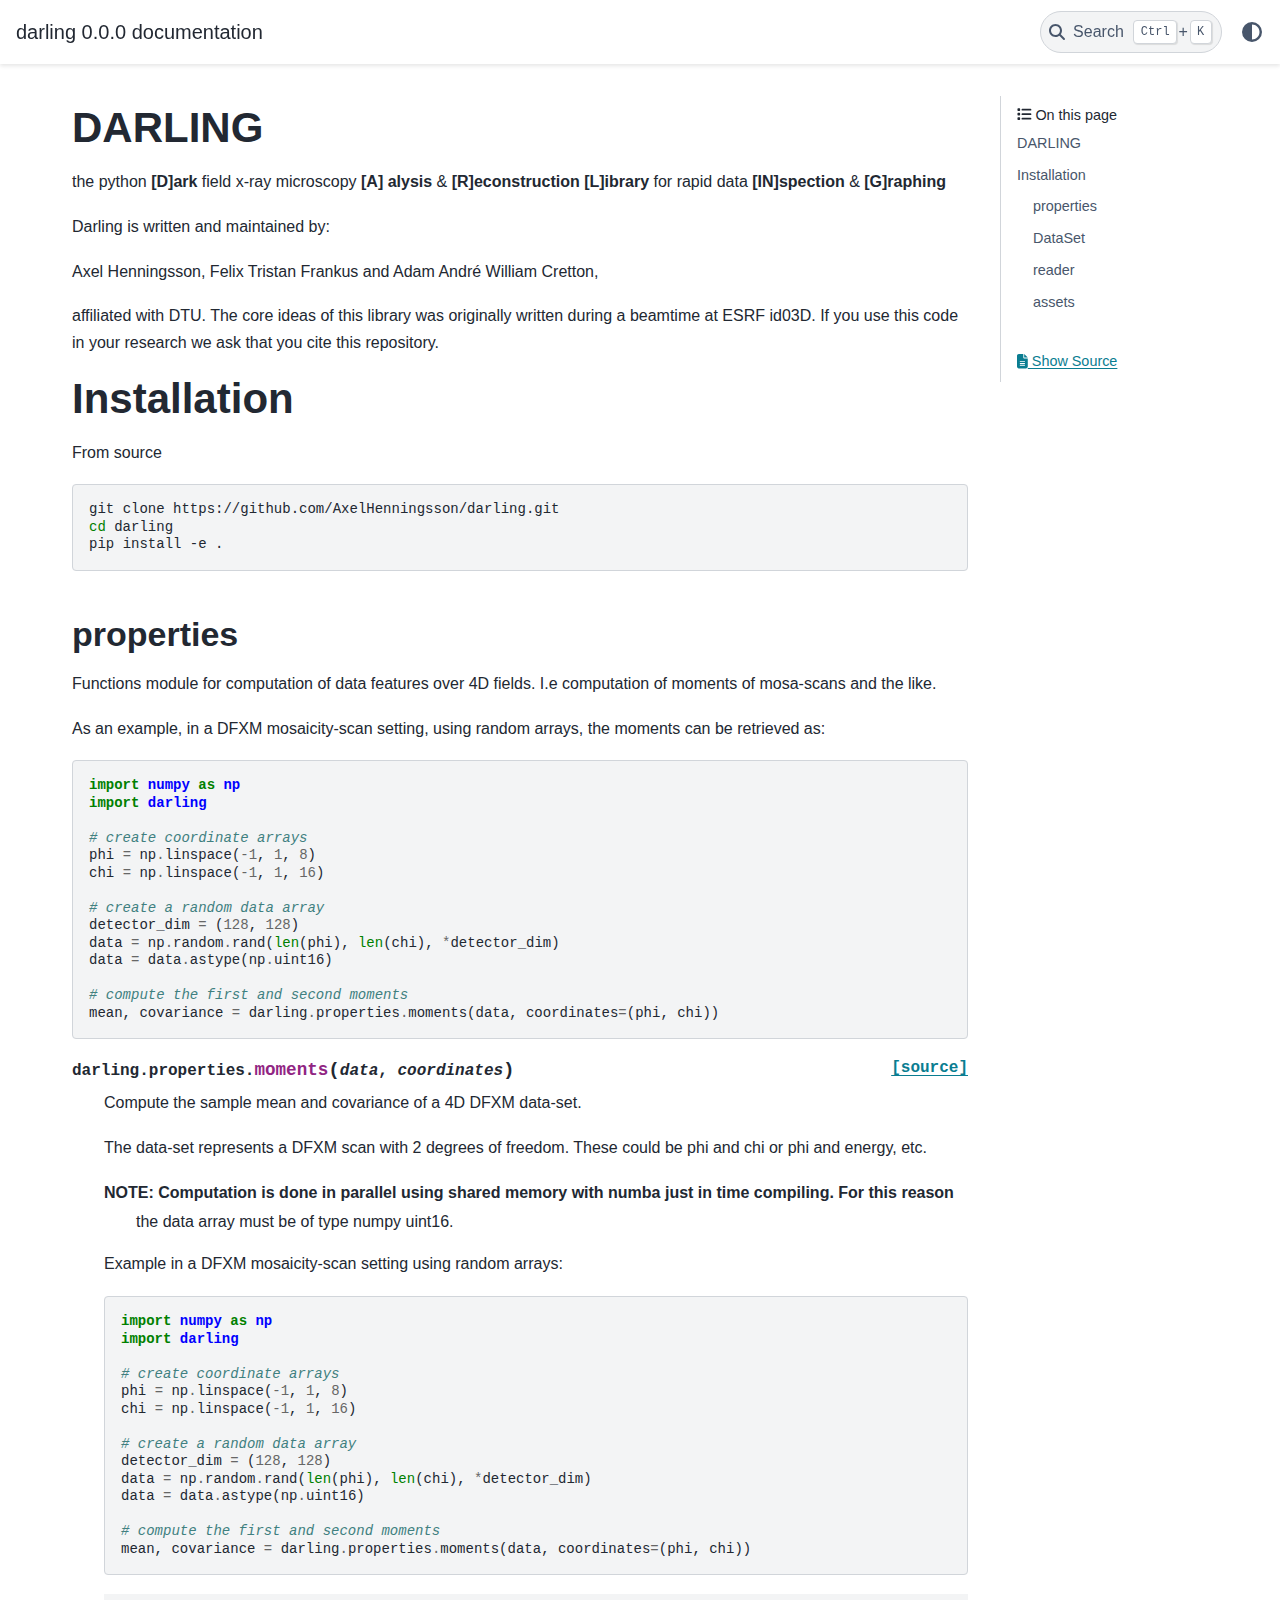
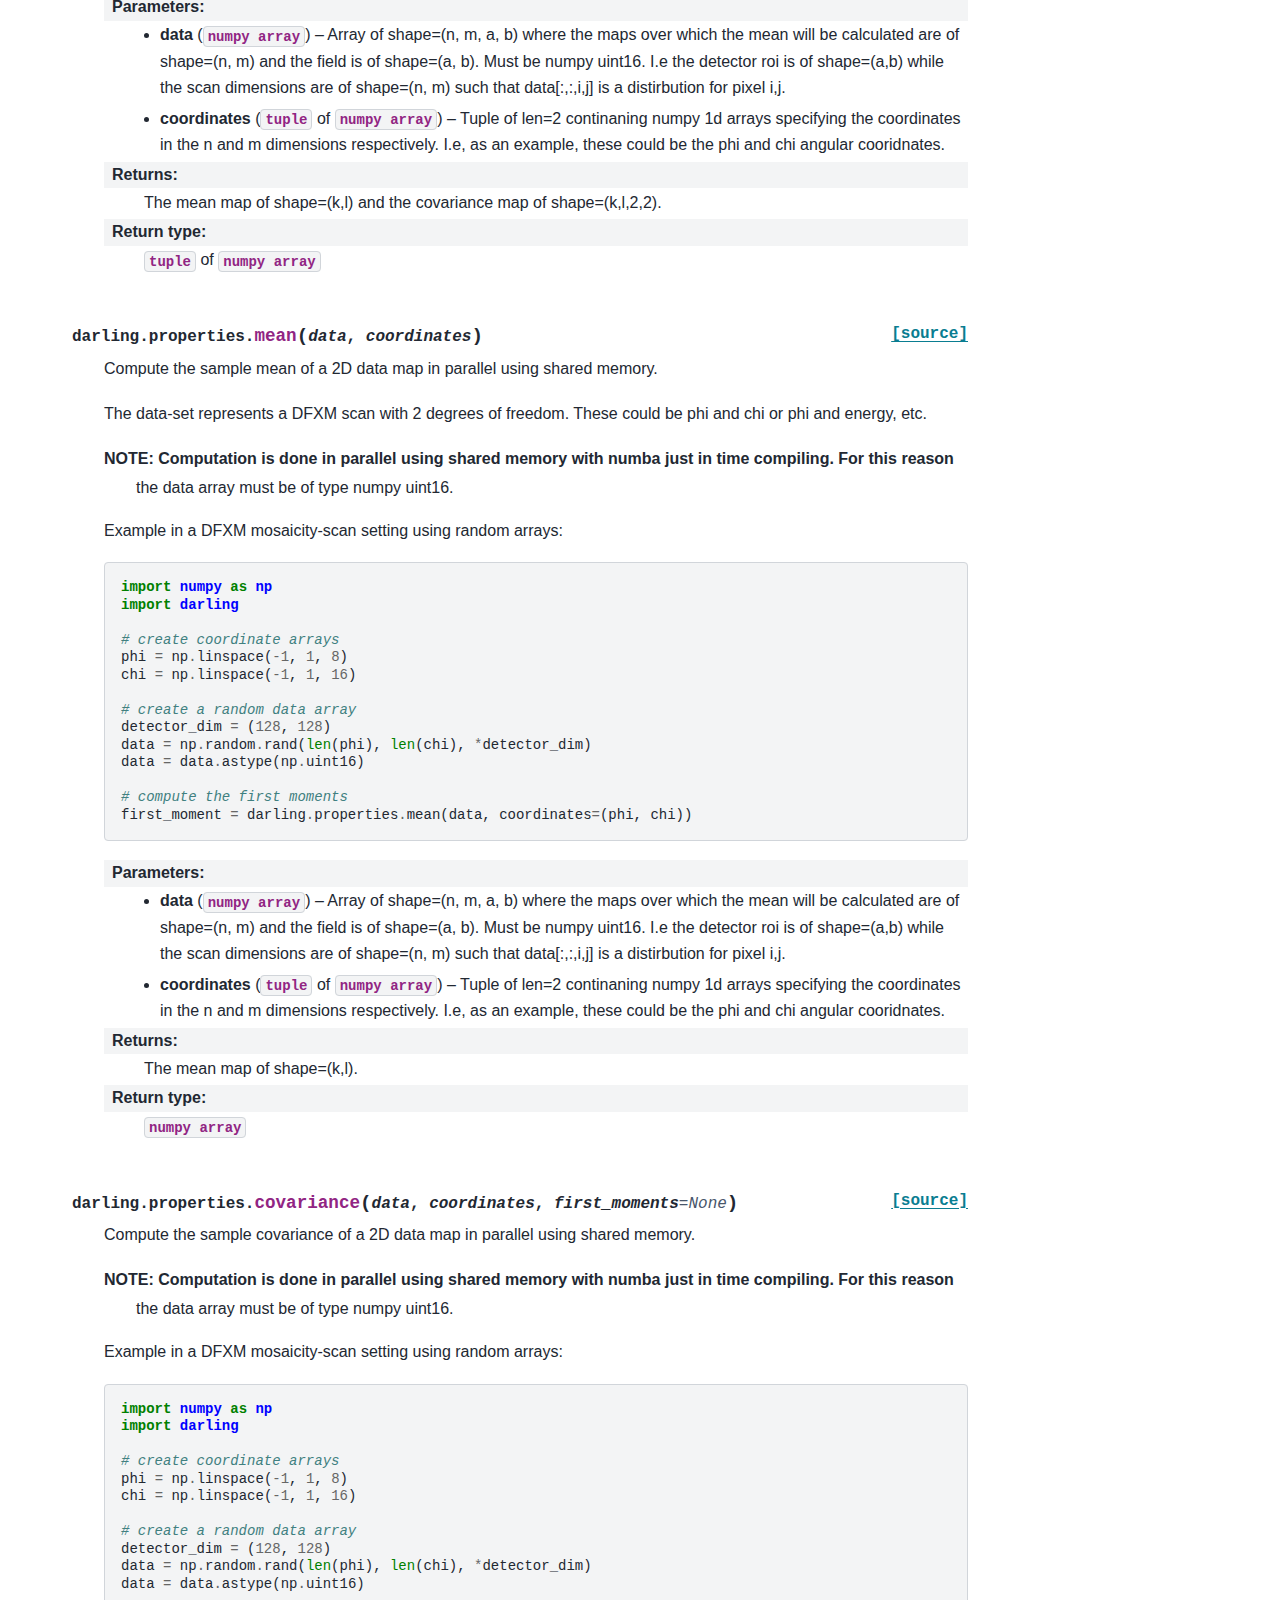
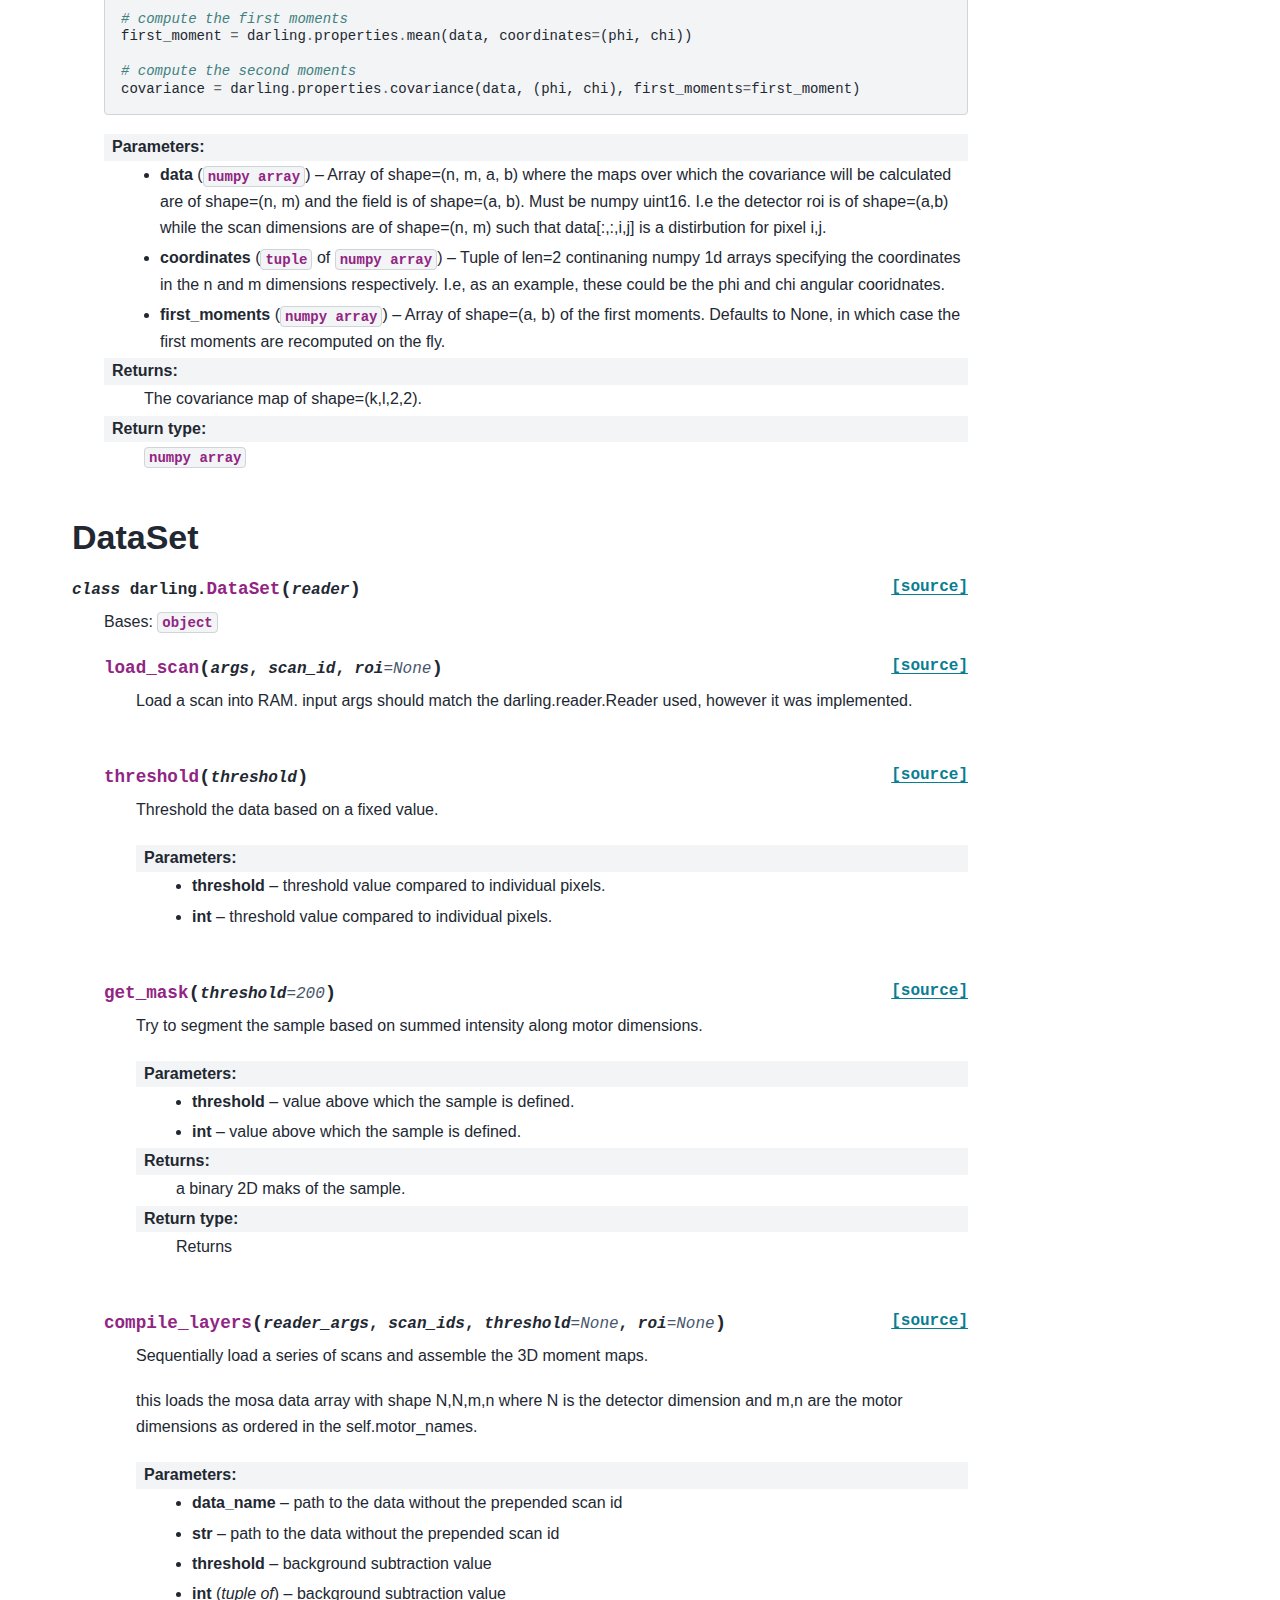
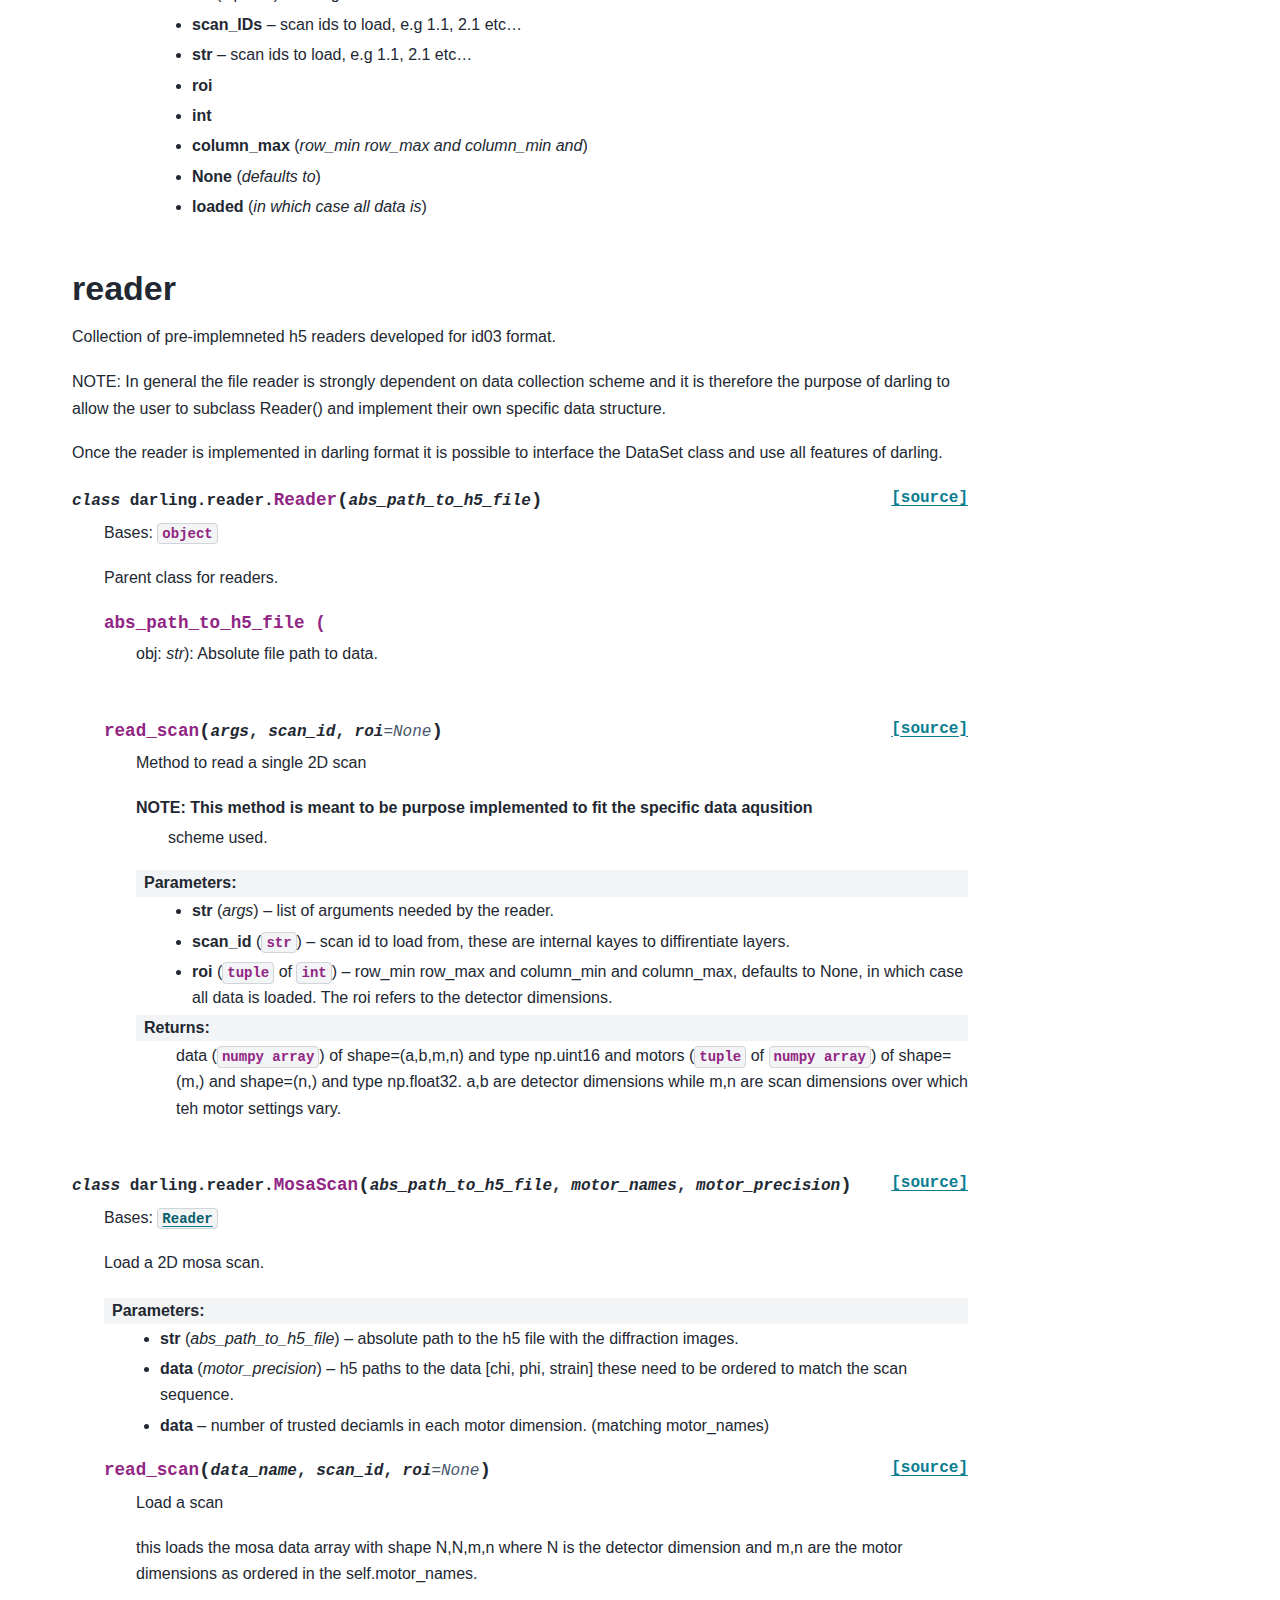
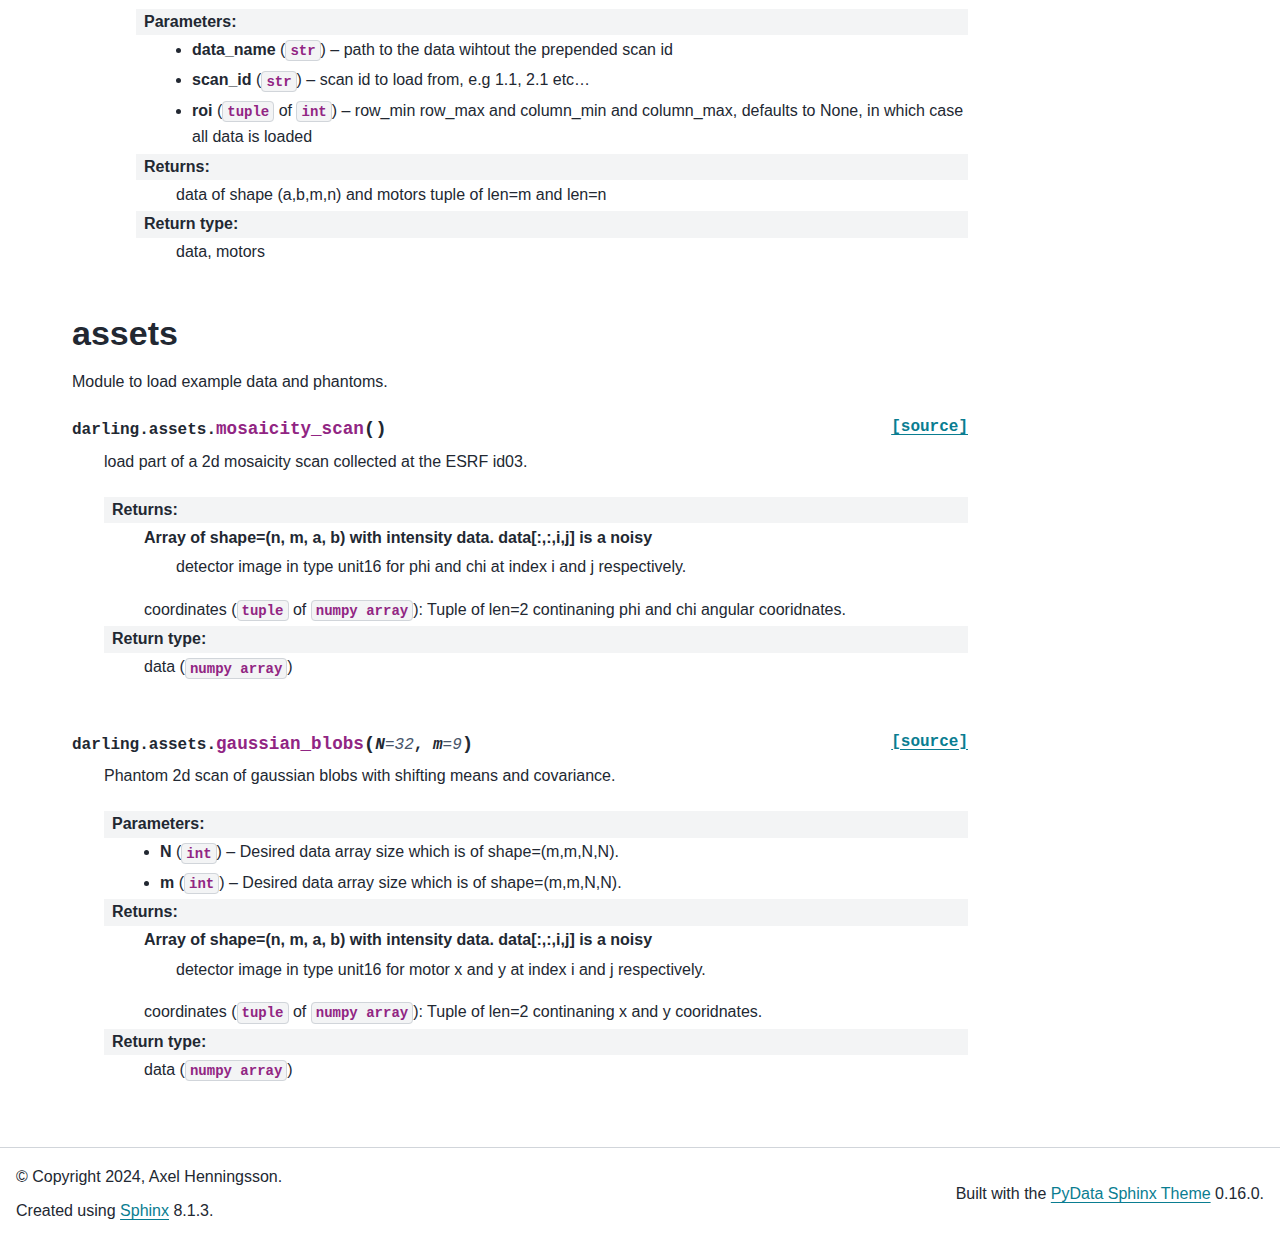
<file: docs/index.html>
<!DOCTYPE html>


<html lang="en" data-content_root="./" >

  <head>
    <meta charset="utf-8" />
    <meta name="viewport" content="width=device-width, initial-scale=1.0" /><meta name="viewport" content="width=device-width, initial-scale=1" />

    <title>DARLING &#8212; darling 0.0.0 documentation</title>
  
  
  
  <script data-cfasync="false">
    document.documentElement.dataset.mode = localStorage.getItem("mode") || "";
    document.documentElement.dataset.theme = localStorage.getItem("theme") || "";
  </script>
  <!-- 
    this give us a css class that will be invisible only if js is disabled 
  -->
  <noscript>
    <style>
      .pst-js-only { display: none !important; }

    </style>
  </noscript>
  
  <!-- Loaded before other Sphinx assets -->
  <link href="_static/styles/theme.css?digest=26a4bc78f4c0ddb94549" rel="stylesheet" />
<link href="_static/styles/pydata-sphinx-theme.css?digest=26a4bc78f4c0ddb94549" rel="stylesheet" />

    <link rel="stylesheet" type="text/css" href="_static/pygments.css?v=a746c00c" />
    <link rel="stylesheet" type="text/css" href="_static/copybutton.css?v=76b2166b" />
  
  <!-- So that users can add custom icons -->
  <script src="_static/scripts/fontawesome.js?digest=26a4bc78f4c0ddb94549"></script>
  <!-- Pre-loaded scripts that we'll load fully later -->
  <link rel="preload" as="script" href="_static/scripts/bootstrap.js?digest=26a4bc78f4c0ddb94549" />
<link rel="preload" as="script" href="_static/scripts/pydata-sphinx-theme.js?digest=26a4bc78f4c0ddb94549" />

    <script src="_static/jquery.js?v=5d32c60e"></script>
    <script src="_static/_sphinx_javascript_frameworks_compat.js?v=2cd50e6c"></script>
    <script src="_static/documentation_options.js?v=7026087e"></script>
    <script src="_static/doctools.js?v=9bcbadda"></script>
    <script src="_static/sphinx_highlight.js?v=dc90522c"></script>
    <script src="_static/clipboard.min.js?v=a7894cd8"></script>
    <script src="_static/copybutton.js?v=f281be69"></script>
    <script>DOCUMENTATION_OPTIONS.pagename = 'index';</script>
    <link rel="index" title="Index" href="genindex.html" />
    <link rel="search" title="Search" href="search.html" />
  <meta name="viewport" content="width=device-width, initial-scale=1"/>
  <meta name="docsearch:language" content="en"/>
  <meta name="docsearch:version" content="" />
  </head>
  
  
  <body data-bs-spy="scroll" data-bs-target=".bd-toc-nav" data-offset="180" data-bs-root-margin="0px 0px -60%" data-default-mode="">

  
  
  <div id="pst-skip-link" class="skip-link d-print-none"><a href="#main-content">Skip to main content</a></div>
  
  <div id="pst-scroll-pixel-helper"></div>
  
  <button type="button" class="btn rounded-pill" id="pst-back-to-top">
    <i class="fa-solid fa-arrow-up"></i>Back to top</button>

  
  <dialog id="pst-search-dialog">
    
<form class="bd-search d-flex align-items-center"
      action="search.html"
      method="get">
  <i class="fa-solid fa-magnifying-glass"></i>
  <input type="search"
         class="form-control"
         name="q"
         placeholder="Search the docs ..."
         aria-label="Search the docs ..."
         autocomplete="off"
         autocorrect="off"
         autocapitalize="off"
         spellcheck="false"/>
  <span class="search-button__kbd-shortcut"><kbd class="kbd-shortcut__modifier">Ctrl</kbd>+<kbd>K</kbd></span>
</form>
  </dialog>

  <div class="pst-async-banner-revealer d-none">
  <aside id="bd-header-version-warning" class="d-none d-print-none" aria-label="Version warning"></aside>
</div>

  
    <header class="bd-header navbar navbar-expand-lg bd-navbar d-print-none">
<div class="bd-header__inner bd-page-width">
  <button class="pst-navbar-icon sidebar-toggle primary-toggle" aria-label="Site navigation">
    <span class="fa-solid fa-bars"></span>
  </button>
  
  
  <div class="col-lg-3 navbar-header-items__start">
    
      <div class="navbar-item">

  
    
  

<a class="navbar-brand logo" href="#">
  
  
  
  
  
  
    <p class="title logo__title">darling 0.0.0 documentation</p>
  
</a></div>
    
  </div>
  
  <div class="col-lg-9 navbar-header-items">
    
    <div class="me-auto navbar-header-items__center">
      
        <div class="navbar-item">
<nav>
  <ul class="bd-navbar-elements navbar-nav">
    
  </ul>
</nav></div>
      
    </div>
    
    
    <div class="navbar-header-items__end">
      
        <div class="navbar-item navbar-persistent--container">
          

<button class="btn search-button-field search-button__button pst-js-only" title="Search" aria-label="Search" data-bs-placement="bottom" data-bs-toggle="tooltip">
 <i class="fa-solid fa-magnifying-glass"></i>
 <span class="search-button__default-text">Search</span>
 <span class="search-button__kbd-shortcut"><kbd class="kbd-shortcut__modifier">Ctrl</kbd>+<kbd class="kbd-shortcut__modifier">K</kbd></span>
</button>
        </div>
      
      
        <div class="navbar-item">

<button class="btn btn-sm nav-link pst-navbar-icon theme-switch-button pst-js-only" aria-label="Color mode" data-bs-title="Color mode"  data-bs-placement="bottom" data-bs-toggle="tooltip">
  <i class="theme-switch fa-solid fa-sun                fa-lg" data-mode="light" title="Light"></i>
  <i class="theme-switch fa-solid fa-moon               fa-lg" data-mode="dark"  title="Dark"></i>
  <i class="theme-switch fa-solid fa-circle-half-stroke fa-lg" data-mode="auto"  title="System Settings"></i>
</button></div>
      
    </div>
    
  </div>
  
  
    <div class="navbar-persistent--mobile">

<button class="btn search-button-field search-button__button pst-js-only" title="Search" aria-label="Search" data-bs-placement="bottom" data-bs-toggle="tooltip">
 <i class="fa-solid fa-magnifying-glass"></i>
 <span class="search-button__default-text">Search</span>
 <span class="search-button__kbd-shortcut"><kbd class="kbd-shortcut__modifier">Ctrl</kbd>+<kbd class="kbd-shortcut__modifier">K</kbd></span>
</button>
    </div>
  

  
    <button class="pst-navbar-icon sidebar-toggle secondary-toggle" aria-label="On this page">
      <span class="fa-solid fa-outdent"></span>
    </button>
  
</div>

    </header>
  

  <div class="bd-container">
    <div class="bd-container__inner bd-page-width">
      
      
      
        
      
      <dialog id="pst-primary-sidebar-modal"></dialog>
      <div id="pst-primary-sidebar" class="bd-sidebar-primary bd-sidebar hide-on-wide">
        

  
  <div class="sidebar-header-items sidebar-primary__section">
    
    
      <div class="sidebar-header-items__center">
        
          
          
            <div class="navbar-item">
<nav>
  <ul class="bd-navbar-elements navbar-nav">
    
  </ul>
</nav></div>
          
        
      </div>
    
    
    
      <div class="sidebar-header-items__end">
        
          <div class="navbar-item">

<button class="btn btn-sm nav-link pst-navbar-icon theme-switch-button pst-js-only" aria-label="Color mode" data-bs-title="Color mode"  data-bs-placement="bottom" data-bs-toggle="tooltip">
  <i class="theme-switch fa-solid fa-sun                fa-lg" data-mode="light" title="Light"></i>
  <i class="theme-switch fa-solid fa-moon               fa-lg" data-mode="dark"  title="Dark"></i>
  <i class="theme-switch fa-solid fa-circle-half-stroke fa-lg" data-mode="auto"  title="System Settings"></i>
</button></div>
        
      </div>
    
  </div>
  
  
  <div class="sidebar-primary-items__end sidebar-primary__section">
  </div>
  
  <div id="rtd-footer-container"></div>


      </div>
      
      <main id="main-content" class="bd-main" role="main">
        
        
          <div class="bd-content">
            <div class="bd-article-container">
              
              <div class="bd-header-article d-print-none"></div>
              
              
              
                
<div id="searchbox"></div>
                <article class="bd-article">
                  
  <div class="toctree-wrapper compound">
</div>
<section id="darling">
<h1>DARLING<a class="headerlink" href="#darling" title="Link to this heading">#</a></h1>
<p>the python <strong>[D]ark</strong> field x-ray microscopy <strong>[A] alysis</strong> &amp; <strong>[R]econstruction</strong> <strong>[L]ibrary</strong> for rapid data <strong>[IN]spection</strong> &amp; <strong>[G]raphing</strong></p>
<p>Darling is written and maintained by:</p>
<p>Axel Henningsson,
Felix Tristan Frankus and
Adam André William Cretton,</p>
<p>affiliated with DTU. The core ideas of this library was originally written during a beamtime at ESRF id03D. If you use this code in your research we ask that you cite this repository.</p>
</section>
<section id="installation">
<h1>Installation<a class="headerlink" href="#installation" title="Link to this heading">#</a></h1>
<p>From source</p>
<div class="highlight-bash notranslate"><div class="highlight"><pre><span></span>git<span class="w"> </span>clone<span class="w"> </span>https://github.com/AxelHenningsson/darling.git
<span class="nb">cd</span><span class="w"> </span>darling
pip<span class="w"> </span>install<span class="w"> </span>-e<span class="w"> </span>.
</pre></div>
</div>
<section id="module-darling.properties">
<span id="properties"></span><h2>properties<a class="headerlink" href="#module-darling.properties" title="Link to this heading">#</a></h2>
<p>Functions module for computation of data features over 4D fields. I.e computation of moments of mosa-scans and the like.</p>
<p>As an example, in a DFXM mosaicity-scan setting, using random arrays, the moments can be retrieved as:</p>
<div class="highlight-python notranslate"><div class="highlight"><pre><span></span><span class="kn">import</span> <span class="nn">numpy</span> <span class="k">as</span> <span class="nn">np</span>
<span class="kn">import</span> <span class="nn">darling</span>

<span class="c1"># create coordinate arrays</span>
<span class="n">phi</span> <span class="o">=</span> <span class="n">np</span><span class="o">.</span><span class="n">linspace</span><span class="p">(</span><span class="o">-</span><span class="mi">1</span><span class="p">,</span> <span class="mi">1</span><span class="p">,</span> <span class="mi">8</span><span class="p">)</span>
<span class="n">chi</span> <span class="o">=</span> <span class="n">np</span><span class="o">.</span><span class="n">linspace</span><span class="p">(</span><span class="o">-</span><span class="mi">1</span><span class="p">,</span> <span class="mi">1</span><span class="p">,</span> <span class="mi">16</span><span class="p">)</span>

<span class="c1"># create a random data array</span>
<span class="n">detector_dim</span> <span class="o">=</span> <span class="p">(</span><span class="mi">128</span><span class="p">,</span> <span class="mi">128</span><span class="p">)</span>
<span class="n">data</span> <span class="o">=</span> <span class="n">np</span><span class="o">.</span><span class="n">random</span><span class="o">.</span><span class="n">rand</span><span class="p">(</span><span class="nb">len</span><span class="p">(</span><span class="n">phi</span><span class="p">),</span> <span class="nb">len</span><span class="p">(</span><span class="n">chi</span><span class="p">),</span> <span class="o">*</span><span class="n">detector_dim</span><span class="p">)</span>
<span class="n">data</span> <span class="o">=</span> <span class="n">data</span><span class="o">.</span><span class="n">astype</span><span class="p">(</span><span class="n">np</span><span class="o">.</span><span class="n">uint16</span><span class="p">)</span>

<span class="c1"># compute the first and second moments</span>
<span class="n">mean</span><span class="p">,</span> <span class="n">covariance</span> <span class="o">=</span> <span class="n">darling</span><span class="o">.</span><span class="n">properties</span><span class="o">.</span><span class="n">moments</span><span class="p">(</span><span class="n">data</span><span class="p">,</span> <span class="n">coordinates</span><span class="o">=</span><span class="p">(</span><span class="n">phi</span><span class="p">,</span> <span class="n">chi</span><span class="p">))</span>
</pre></div>
</div>
<dl class="py function">
<dt class="sig sig-object py" id="darling.properties.moments">
<span class="sig-prename descclassname"><span class="pre">darling.properties.</span></span><span class="sig-name descname"><span class="pre">moments</span></span><span class="sig-paren">(</span><em class="sig-param"><span class="n"><span class="pre">data</span></span></em>, <em class="sig-param"><span class="n"><span class="pre">coordinates</span></span></em><span class="sig-paren">)</span><a class="reference external" href="https://github.com/AxelHenningsson/darling/tree/main/darling/properties.py/"><span class="viewcode-link"><span class="pre">[source]</span></span></a><a class="headerlink" href="#darling.properties.moments" title="Link to this definition">#</a></dt>
<dd><p>Compute the sample mean and covariance of a 4D DFXM data-set.</p>
<p>The data-set represents a DFXM scan with 2 degrees of freedom. These could be phi and chi or phi and energy, etc.</p>
<dl class="simple">
<dt>NOTE: Computation is done in parallel using shared memory with numba just in time compiling. For this reason</dt><dd><p>the data array must be of type numpy uint16.</p>
</dd>
</dl>
<p>Example in a DFXM mosaicity-scan setting using random arrays:</p>
<div class="highlight-python notranslate"><div class="highlight"><pre><span></span><span class="kn">import</span> <span class="nn">numpy</span> <span class="k">as</span> <span class="nn">np</span>
<span class="kn">import</span> <span class="nn">darling</span>

<span class="c1"># create coordinate arrays</span>
<span class="n">phi</span> <span class="o">=</span> <span class="n">np</span><span class="o">.</span><span class="n">linspace</span><span class="p">(</span><span class="o">-</span><span class="mi">1</span><span class="p">,</span> <span class="mi">1</span><span class="p">,</span> <span class="mi">8</span><span class="p">)</span>
<span class="n">chi</span> <span class="o">=</span> <span class="n">np</span><span class="o">.</span><span class="n">linspace</span><span class="p">(</span><span class="o">-</span><span class="mi">1</span><span class="p">,</span> <span class="mi">1</span><span class="p">,</span> <span class="mi">16</span><span class="p">)</span>

<span class="c1"># create a random data array</span>
<span class="n">detector_dim</span> <span class="o">=</span> <span class="p">(</span><span class="mi">128</span><span class="p">,</span> <span class="mi">128</span><span class="p">)</span>
<span class="n">data</span> <span class="o">=</span> <span class="n">np</span><span class="o">.</span><span class="n">random</span><span class="o">.</span><span class="n">rand</span><span class="p">(</span><span class="nb">len</span><span class="p">(</span><span class="n">phi</span><span class="p">),</span> <span class="nb">len</span><span class="p">(</span><span class="n">chi</span><span class="p">),</span> <span class="o">*</span><span class="n">detector_dim</span><span class="p">)</span>
<span class="n">data</span> <span class="o">=</span> <span class="n">data</span><span class="o">.</span><span class="n">astype</span><span class="p">(</span><span class="n">np</span><span class="o">.</span><span class="n">uint16</span><span class="p">)</span>

<span class="c1"># compute the first and second moments</span>
<span class="n">mean</span><span class="p">,</span> <span class="n">covariance</span> <span class="o">=</span> <span class="n">darling</span><span class="o">.</span><span class="n">properties</span><span class="o">.</span><span class="n">moments</span><span class="p">(</span><span class="n">data</span><span class="p">,</span> <span class="n">coordinates</span><span class="o">=</span><span class="p">(</span><span class="n">phi</span><span class="p">,</span> <span class="n">chi</span><span class="p">))</span>
</pre></div>
</div>
<dl class="field-list simple">
<dt class="field-odd">Parameters<span class="colon">:</span></dt>
<dd class="field-odd"><ul class="simple">
<li><p><strong>data</strong> (<code class="xref py py-obj docutils literal notranslate"><span class="pre">numpy</span> <span class="pre">array</span></code>) – Array of shape=(n, m, a, b) where the maps over which the mean will be calculated are
of shape=(n, m) and the field is of shape=(a, b). Must be numpy uint16. I.e the detector roi is of shape=(a,b)
while the scan dimensions are of shape=(n, m) such that data[:,:,i,j] is a distirbution for pixel i,j.</p></li>
<li><p><strong>coordinates</strong> (<code class="xref py py-obj docutils literal notranslate"><span class="pre">tuple</span></code> of <code class="xref py py-obj docutils literal notranslate"><span class="pre">numpy</span> <span class="pre">array</span></code>) – Tuple of len=2 continaning numpy 1d arrays specifying the coordinates
in the n and m dimensions respectively. I.e, as an example, these could be the
phi and chi angular cooridnates.</p></li>
</ul>
</dd>
<dt class="field-even">Returns<span class="colon">:</span></dt>
<dd class="field-even"><p>The mean map of shape=(k,l) and the covariance map of shape=(k,l,2,2).</p>
</dd>
<dt class="field-odd">Return type<span class="colon">:</span></dt>
<dd class="field-odd"><p><code class="xref py py-obj docutils literal notranslate"><span class="pre">tuple</span></code> of <code class="xref py py-obj docutils literal notranslate"><span class="pre">numpy</span> <span class="pre">array</span></code></p>
</dd>
</dl>
</dd></dl>

<dl class="py function">
<dt class="sig sig-object py" id="darling.properties.mean">
<span class="sig-prename descclassname"><span class="pre">darling.properties.</span></span><span class="sig-name descname"><span class="pre">mean</span></span><span class="sig-paren">(</span><em class="sig-param"><span class="n"><span class="pre">data</span></span></em>, <em class="sig-param"><span class="n"><span class="pre">coordinates</span></span></em><span class="sig-paren">)</span><a class="reference external" href="https://github.com/AxelHenningsson/darling/tree/main/darling/properties.py/"><span class="viewcode-link"><span class="pre">[source]</span></span></a><a class="headerlink" href="#darling.properties.mean" title="Link to this definition">#</a></dt>
<dd><p>Compute the sample mean of a 2D data map in parallel using shared memory.</p>
<p>The data-set represents a DFXM scan with 2 degrees of freedom. These could be phi and chi or phi and energy, etc.</p>
<dl class="simple">
<dt>NOTE: Computation is done in parallel using shared memory with numba just in time compiling. For this reason</dt><dd><p>the data array must be of type numpy uint16.</p>
</dd>
</dl>
<p>Example in a DFXM mosaicity-scan setting using random arrays:</p>
<div class="highlight-python notranslate"><div class="highlight"><pre><span></span><span class="kn">import</span> <span class="nn">numpy</span> <span class="k">as</span> <span class="nn">np</span>
<span class="kn">import</span> <span class="nn">darling</span>

<span class="c1"># create coordinate arrays</span>
<span class="n">phi</span> <span class="o">=</span> <span class="n">np</span><span class="o">.</span><span class="n">linspace</span><span class="p">(</span><span class="o">-</span><span class="mi">1</span><span class="p">,</span> <span class="mi">1</span><span class="p">,</span> <span class="mi">8</span><span class="p">)</span>
<span class="n">chi</span> <span class="o">=</span> <span class="n">np</span><span class="o">.</span><span class="n">linspace</span><span class="p">(</span><span class="o">-</span><span class="mi">1</span><span class="p">,</span> <span class="mi">1</span><span class="p">,</span> <span class="mi">16</span><span class="p">)</span>

<span class="c1"># create a random data array</span>
<span class="n">detector_dim</span> <span class="o">=</span> <span class="p">(</span><span class="mi">128</span><span class="p">,</span> <span class="mi">128</span><span class="p">)</span>
<span class="n">data</span> <span class="o">=</span> <span class="n">np</span><span class="o">.</span><span class="n">random</span><span class="o">.</span><span class="n">rand</span><span class="p">(</span><span class="nb">len</span><span class="p">(</span><span class="n">phi</span><span class="p">),</span> <span class="nb">len</span><span class="p">(</span><span class="n">chi</span><span class="p">),</span> <span class="o">*</span><span class="n">detector_dim</span><span class="p">)</span>
<span class="n">data</span> <span class="o">=</span> <span class="n">data</span><span class="o">.</span><span class="n">astype</span><span class="p">(</span><span class="n">np</span><span class="o">.</span><span class="n">uint16</span><span class="p">)</span>

<span class="c1"># compute the first moments</span>
<span class="n">first_moment</span> <span class="o">=</span> <span class="n">darling</span><span class="o">.</span><span class="n">properties</span><span class="o">.</span><span class="n">mean</span><span class="p">(</span><span class="n">data</span><span class="p">,</span> <span class="n">coordinates</span><span class="o">=</span><span class="p">(</span><span class="n">phi</span><span class="p">,</span> <span class="n">chi</span><span class="p">))</span>
</pre></div>
</div>
<dl class="field-list simple">
<dt class="field-odd">Parameters<span class="colon">:</span></dt>
<dd class="field-odd"><ul class="simple">
<li><p><strong>data</strong> (<code class="xref py py-obj docutils literal notranslate"><span class="pre">numpy</span> <span class="pre">array</span></code>) – Array of shape=(n, m, a, b) where the maps over which the mean will be calculated are
of shape=(n, m) and the field is of shape=(a, b). Must be numpy uint16. I.e the detector roi is of shape=(a,b)
while the scan dimensions are of shape=(n, m) such that data[:,:,i,j] is a distirbution for pixel i,j.</p></li>
<li><p><strong>coordinates</strong> (<code class="xref py py-obj docutils literal notranslate"><span class="pre">tuple</span></code> of <code class="xref py py-obj docutils literal notranslate"><span class="pre">numpy</span> <span class="pre">array</span></code>) – Tuple of len=2 continaning numpy 1d arrays specifying the coordinates
in the n and m dimensions respectively. I.e, as an example, these could be the
phi and chi angular cooridnates.</p></li>
</ul>
</dd>
<dt class="field-even">Returns<span class="colon">:</span></dt>
<dd class="field-even"><p>The mean map of shape=(k,l).</p>
</dd>
<dt class="field-odd">Return type<span class="colon">:</span></dt>
<dd class="field-odd"><p><code class="xref py py-obj docutils literal notranslate"><span class="pre">numpy</span> <span class="pre">array</span></code></p>
</dd>
</dl>
</dd></dl>

<dl class="py function">
<dt class="sig sig-object py" id="darling.properties.covariance">
<span class="sig-prename descclassname"><span class="pre">darling.properties.</span></span><span class="sig-name descname"><span class="pre">covariance</span></span><span class="sig-paren">(</span><em class="sig-param"><span class="n"><span class="pre">data</span></span></em>, <em class="sig-param"><span class="n"><span class="pre">coordinates</span></span></em>, <em class="sig-param"><span class="n"><span class="pre">first_moments</span></span><span class="o"><span class="pre">=</span></span><span class="default_value"><span class="pre">None</span></span></em><span class="sig-paren">)</span><a class="reference external" href="https://github.com/AxelHenningsson/darling/tree/main/darling/properties.py/"><span class="viewcode-link"><span class="pre">[source]</span></span></a><a class="headerlink" href="#darling.properties.covariance" title="Link to this definition">#</a></dt>
<dd><p>Compute the sample covariance of a 2D data map in parallel using shared memory.</p>
<dl class="simple">
<dt>NOTE: Computation is done in parallel using shared memory with numba just in time compiling. For this reason</dt><dd><p>the data array must be of type numpy uint16.</p>
</dd>
</dl>
<p>Example in a DFXM mosaicity-scan setting using random arrays:</p>
<div class="highlight-python notranslate"><div class="highlight"><pre><span></span><span class="kn">import</span> <span class="nn">numpy</span> <span class="k">as</span> <span class="nn">np</span>
<span class="kn">import</span> <span class="nn">darling</span>

<span class="c1"># create coordinate arrays</span>
<span class="n">phi</span> <span class="o">=</span> <span class="n">np</span><span class="o">.</span><span class="n">linspace</span><span class="p">(</span><span class="o">-</span><span class="mi">1</span><span class="p">,</span> <span class="mi">1</span><span class="p">,</span> <span class="mi">8</span><span class="p">)</span>
<span class="n">chi</span> <span class="o">=</span> <span class="n">np</span><span class="o">.</span><span class="n">linspace</span><span class="p">(</span><span class="o">-</span><span class="mi">1</span><span class="p">,</span> <span class="mi">1</span><span class="p">,</span> <span class="mi">16</span><span class="p">)</span>

<span class="c1"># create a random data array</span>
<span class="n">detector_dim</span> <span class="o">=</span> <span class="p">(</span><span class="mi">128</span><span class="p">,</span> <span class="mi">128</span><span class="p">)</span>
<span class="n">data</span> <span class="o">=</span> <span class="n">np</span><span class="o">.</span><span class="n">random</span><span class="o">.</span><span class="n">rand</span><span class="p">(</span><span class="nb">len</span><span class="p">(</span><span class="n">phi</span><span class="p">),</span> <span class="nb">len</span><span class="p">(</span><span class="n">chi</span><span class="p">),</span> <span class="o">*</span><span class="n">detector_dim</span><span class="p">)</span>
<span class="n">data</span> <span class="o">=</span> <span class="n">data</span><span class="o">.</span><span class="n">astype</span><span class="p">(</span><span class="n">np</span><span class="o">.</span><span class="n">uint16</span><span class="p">)</span>

<span class="c1"># compute the first moments</span>
<span class="n">first_moment</span> <span class="o">=</span> <span class="n">darling</span><span class="o">.</span><span class="n">properties</span><span class="o">.</span><span class="n">mean</span><span class="p">(</span><span class="n">data</span><span class="p">,</span> <span class="n">coordinates</span><span class="o">=</span><span class="p">(</span><span class="n">phi</span><span class="p">,</span> <span class="n">chi</span><span class="p">))</span>

<span class="c1"># compute the second moments</span>
<span class="n">covariance</span> <span class="o">=</span> <span class="n">darling</span><span class="o">.</span><span class="n">properties</span><span class="o">.</span><span class="n">covariance</span><span class="p">(</span><span class="n">data</span><span class="p">,</span> <span class="p">(</span><span class="n">phi</span><span class="p">,</span> <span class="n">chi</span><span class="p">),</span> <span class="n">first_moments</span><span class="o">=</span><span class="n">first_moment</span><span class="p">)</span>
</pre></div>
</div>
<dl class="field-list simple">
<dt class="field-odd">Parameters<span class="colon">:</span></dt>
<dd class="field-odd"><ul class="simple">
<li><p><strong>data</strong> (<code class="xref py py-obj docutils literal notranslate"><span class="pre">numpy</span> <span class="pre">array</span></code>) – Array of shape=(n, m, a, b) where the maps over which the covariance will be calculated are
of shape=(n, m) and the field is of shape=(a, b). Must be numpy uint16. I.e the detector roi is of shape=(a,b)
while the scan dimensions are of shape=(n, m) such that data[:,:,i,j] is a distirbution for pixel i,j.</p></li>
<li><p><strong>coordinates</strong> (<code class="xref py py-obj docutils literal notranslate"><span class="pre">tuple</span></code> of <code class="xref py py-obj docutils literal notranslate"><span class="pre">numpy</span> <span class="pre">array</span></code>) – Tuple of len=2 continaning numpy 1d arrays specifying the coordinates
in the n and m dimensions respectively. I.e, as an example, these could be the
phi and chi angular cooridnates.</p></li>
<li><p><strong>first_moments</strong> (<code class="xref py py-obj docutils literal notranslate"><span class="pre">numpy</span> <span class="pre">array</span></code>) – Array of shape=(a, b) of the first moments. Defaults to None, in which case the first moments
are recomputed on the fly.</p></li>
</ul>
</dd>
<dt class="field-even">Returns<span class="colon">:</span></dt>
<dd class="field-even"><p>The covariance map of shape=(k,l,2,2).</p>
</dd>
<dt class="field-odd">Return type<span class="colon">:</span></dt>
<dd class="field-odd"><p><code class="xref py py-obj docutils literal notranslate"><span class="pre">numpy</span> <span class="pre">array</span></code></p>
</dd>
</dl>
</dd></dl>

</section>
<section id="dataset">
<h2>DataSet<a class="headerlink" href="#dataset" title="Link to this heading">#</a></h2>
<dl class="py class">
<dt class="sig sig-object py" id="darling.DataSet">
<em class="property"><span class="pre">class</span><span class="w"> </span></em><span class="sig-prename descclassname"><span class="pre">darling.</span></span><span class="sig-name descname"><span class="pre">DataSet</span></span><span class="sig-paren">(</span><em class="sig-param"><span class="n"><span class="pre">reader</span></span></em><span class="sig-paren">)</span><a class="reference external" href="https://github.com/AxelHenningsson/darling/tree/main/darling.py/"><span class="viewcode-link"><span class="pre">[source]</span></span></a><a class="headerlink" href="#darling.DataSet" title="Link to this definition">#</a></dt>
<dd><p>Bases: <code class="xref py py-class docutils literal notranslate"><span class="pre">object</span></code></p>
<dl class="py method">
<dt class="sig sig-object py" id="darling.DataSet.load_scan">
<span class="sig-name descname"><span class="pre">load_scan</span></span><span class="sig-paren">(</span><em class="sig-param"><span class="n"><span class="pre">args</span></span></em>, <em class="sig-param"><span class="n"><span class="pre">scan_id</span></span></em>, <em class="sig-param"><span class="n"><span class="pre">roi</span></span><span class="o"><span class="pre">=</span></span><span class="default_value"><span class="pre">None</span></span></em><span class="sig-paren">)</span><a class="reference external" href="https://github.com/AxelHenningsson/darling/tree/main/darling.py/"><span class="viewcode-link"><span class="pre">[source]</span></span></a><a class="headerlink" href="#darling.DataSet.load_scan" title="Link to this definition">#</a></dt>
<dd><p>Load a scan into RAM. input args should match the darling.reader.Reader used,
however it was implemented.</p>
</dd></dl>

<dl class="py method">
<dt class="sig sig-object py" id="darling.DataSet.threshold">
<span class="sig-name descname"><span class="pre">threshold</span></span><span class="sig-paren">(</span><em class="sig-param"><span class="n"><span class="pre">threshold</span></span></em><span class="sig-paren">)</span><a class="reference external" href="https://github.com/AxelHenningsson/darling/tree/main/darling.py/"><span class="viewcode-link"><span class="pre">[source]</span></span></a><a class="headerlink" href="#darling.DataSet.threshold" title="Link to this definition">#</a></dt>
<dd><p>Threshold the data based on a fixed value.</p>
<dl class="field-list simple">
<dt class="field-odd">Parameters<span class="colon">:</span></dt>
<dd class="field-odd"><ul class="simple">
<li><p><strong>threshold</strong> – threshold value compared to individual pixels.</p></li>
<li><p><strong>int</strong> – threshold value compared to individual pixels.</p></li>
</ul>
</dd>
</dl>
</dd></dl>

<dl class="py method">
<dt class="sig sig-object py" id="darling.DataSet.get_mask">
<span class="sig-name descname"><span class="pre">get_mask</span></span><span class="sig-paren">(</span><em class="sig-param"><span class="n"><span class="pre">threshold</span></span><span class="o"><span class="pre">=</span></span><span class="default_value"><span class="pre">200</span></span></em><span class="sig-paren">)</span><a class="reference external" href="https://github.com/AxelHenningsson/darling/tree/main/darling.py/"><span class="viewcode-link"><span class="pre">[source]</span></span></a><a class="headerlink" href="#darling.DataSet.get_mask" title="Link to this definition">#</a></dt>
<dd><p>Try to segment the sample based on summed intensity along motor dimensions.</p>
<dl class="field-list simple">
<dt class="field-odd">Parameters<span class="colon">:</span></dt>
<dd class="field-odd"><ul class="simple">
<li><p><strong>threshold</strong> – value above which the sample is defined.</p></li>
<li><p><strong>int</strong> – value above which the sample is defined.</p></li>
</ul>
</dd>
<dt class="field-even">Returns<span class="colon">:</span></dt>
<dd class="field-even"><p>a binary 2D maks of the sample.</p>
</dd>
<dt class="field-odd">Return type<span class="colon">:</span></dt>
<dd class="field-odd"><p>Returns</p>
</dd>
</dl>
</dd></dl>

<dl class="py method">
<dt class="sig sig-object py" id="darling.DataSet.compile_layers">
<span class="sig-name descname"><span class="pre">compile_layers</span></span><span class="sig-paren">(</span><em class="sig-param"><span class="n"><span class="pre">reader_args</span></span></em>, <em class="sig-param"><span class="n"><span class="pre">scan_ids</span></span></em>, <em class="sig-param"><span class="n"><span class="pre">threshold</span></span><span class="o"><span class="pre">=</span></span><span class="default_value"><span class="pre">None</span></span></em>, <em class="sig-param"><span class="n"><span class="pre">roi</span></span><span class="o"><span class="pre">=</span></span><span class="default_value"><span class="pre">None</span></span></em><span class="sig-paren">)</span><a class="reference external" href="https://github.com/AxelHenningsson/darling/tree/main/darling.py/"><span class="viewcode-link"><span class="pre">[source]</span></span></a><a class="headerlink" href="#darling.DataSet.compile_layers" title="Link to this definition">#</a></dt>
<dd><p>Sequentially load a series of scans and assemble the 3D moment maps.</p>
<p>this loads the mosa data array with shape N,N,m,n where N is the detector dimension and
m,n are the motor dimensions as ordered in the self.motor_names.</p>
<dl class="field-list simple">
<dt class="field-odd">Parameters<span class="colon">:</span></dt>
<dd class="field-odd"><ul class="simple">
<li><p><strong>data_name</strong> – path to the data without the prepended scan id</p></li>
<li><p><strong>str</strong> – path to the data without the prepended scan id</p></li>
<li><p><strong>threshold</strong> – background subtraction value</p></li>
<li><p><strong>int</strong> (<em>tuple of</em>) – background subtraction value</p></li>
<li><p><strong>scan_IDs</strong> – scan ids to load, e.g 1.1, 2.1 etc…</p></li>
<li><p><strong>str</strong> – scan ids to load, e.g 1.1, 2.1 etc…</p></li>
<li><p><strong>roi</strong></p></li>
<li><p><strong>int</strong></p></li>
<li><p><strong>column_max</strong> (<em>row_min row_max and column_min and</em>)</p></li>
<li><p><strong>None</strong> (<em>defaults to</em>)</p></li>
<li><p><strong>loaded</strong> (<em>in which case all data is</em>)</p></li>
</ul>
</dd>
</dl>
</dd></dl>

</dd></dl>

</section>
<section id="module-darling.reader">
<span id="reader"></span><h2>reader<a class="headerlink" href="#module-darling.reader" title="Link to this heading">#</a></h2>
<p>Collection of pre-implemneted h5 readers developed for id03 format.</p>
<p>NOTE: In general the file reader is strongly dependent on data collection scheme and it is therefore the
purpose of darling to allow the user to subclass Reader() and implement their own specific data structure.</p>
<p>Once the reader is implemented in darling format it is possible to interface the DataSet class and use
all features of darling.</p>
<dl class="py class">
<dt class="sig sig-object py" id="darling.reader.Reader">
<em class="property"><span class="pre">class</span><span class="w"> </span></em><span class="sig-prename descclassname"><span class="pre">darling.reader.</span></span><span class="sig-name descname"><span class="pre">Reader</span></span><span class="sig-paren">(</span><em class="sig-param"><span class="n"><span class="pre">abs_path_to_h5_file</span></span></em><span class="sig-paren">)</span><a class="reference external" href="https://github.com/AxelHenningsson/darling/tree/main/darling/reader.py/"><span class="viewcode-link"><span class="pre">[source]</span></span></a><a class="headerlink" href="#darling.reader.Reader" title="Link to this definition">#</a></dt>
<dd><p>Bases: <code class="xref py py-class docutils literal notranslate"><span class="pre">object</span></code></p>
<p>Parent class for readers.</p>
<dl class="py attribute">
<dt class="sig sig-object py">
<span class="sig-name descname"><span class="pre">abs_path_to_h5_file</span> <span class="pre">(</span></span></dt>
<dd><p>obj: <cite>str</cite>): Absolute file path to data.</p>
</dd></dl>

<dl class="py method">
<dt class="sig sig-object py" id="darling.reader.Reader.read_scan">
<span class="sig-name descname"><span class="pre">read_scan</span></span><span class="sig-paren">(</span><em class="sig-param"><span class="n"><span class="pre">args</span></span></em>, <em class="sig-param"><span class="n"><span class="pre">scan_id</span></span></em>, <em class="sig-param"><span class="n"><span class="pre">roi</span></span><span class="o"><span class="pre">=</span></span><span class="default_value"><span class="pre">None</span></span></em><span class="sig-paren">)</span><a class="reference external" href="https://github.com/AxelHenningsson/darling/tree/main/darling/reader.py/"><span class="viewcode-link"><span class="pre">[source]</span></span></a><a class="headerlink" href="#darling.reader.Reader.read_scan" title="Link to this definition">#</a></dt>
<dd><p>Method to read a single 2D scan</p>
<dl class="simple">
<dt>NOTE: This method is meant to be purpose implemented to fit the specific data aqusition</dt><dd><p>scheme used.</p>
</dd>
</dl>
<dl class="field-list simple">
<dt class="field-odd">Parameters<span class="colon">:</span></dt>
<dd class="field-odd"><ul class="simple">
<li><p><strong>str</strong> (<em>args</em>) – list of arguments needed by the reader.</p></li>
<li><p><strong>scan_id</strong> (<code class="xref py py-obj docutils literal notranslate"><span class="pre">str</span></code>) – scan id to load from, these are internal kayes to diffirentiate
layers.</p></li>
<li><p><strong>roi</strong> (<code class="xref py py-obj docutils literal notranslate"><span class="pre">tuple</span></code> of <code class="xref py py-obj docutils literal notranslate"><span class="pre">int</span></code>) – row_min row_max and column_min and column_max,
defaults to None, in which case all data is loaded. The roi refers to the detector
dimensions.</p></li>
</ul>
</dd>
<dt class="field-even">Returns<span class="colon">:</span></dt>
<dd class="field-even"><p>data (<code class="xref py py-obj docutils literal notranslate"><span class="pre">numpy</span> <span class="pre">array</span></code>) of shape=(a,b,m,n) and type np.uint16 and motors
(<code class="xref py py-obj docutils literal notranslate"><span class="pre">tuple</span></code> of <code class="xref py py-obj docutils literal notranslate"><span class="pre">numpy</span> <span class="pre">array</span></code>) of shape=(m,) and shape=(n,) and type
np.float32. a,b are detector dimensions while m,n are scan dimensions over
which teh motor settings vary.</p>
</dd>
</dl>
</dd></dl>

</dd></dl>

<dl class="py class">
<dt class="sig sig-object py" id="darling.reader.MosaScan">
<em class="property"><span class="pre">class</span><span class="w"> </span></em><span class="sig-prename descclassname"><span class="pre">darling.reader.</span></span><span class="sig-name descname"><span class="pre">MosaScan</span></span><span class="sig-paren">(</span><em class="sig-param"><span class="n"><span class="pre">abs_path_to_h5_file</span></span></em>, <em class="sig-param"><span class="n"><span class="pre">motor_names</span></span></em>, <em class="sig-param"><span class="n"><span class="pre">motor_precision</span></span></em><span class="sig-paren">)</span><a class="reference external" href="https://github.com/AxelHenningsson/darling/tree/main/darling/reader.py/"><span class="viewcode-link"><span class="pre">[source]</span></span></a><a class="headerlink" href="#darling.reader.MosaScan" title="Link to this definition">#</a></dt>
<dd><p>Bases: <a class="reference internal" href="#darling.reader.Reader" title="darling.reader.Reader"><code class="xref py py-class docutils literal notranslate"><span class="pre">Reader</span></code></a></p>
<p>Load a 2D mosa scan.</p>
<dl class="field-list simple">
<dt class="field-odd">Parameters<span class="colon">:</span></dt>
<dd class="field-odd"><ul class="simple">
<li><p><strong>str</strong> (<em>abs_path_to_h5_file</em>) – absolute path to the h5 file with the diffraction images.</p></li>
<li><p><strong>data</strong> (<em>motor_precision</em>) – h5 paths to the data [chi, phi, strain] these need to be ordered
to match the scan sequence.</p></li>
<li><p><strong>data</strong> – number of trusted deciamls in each motor dimension. (matching motor_names)</p></li>
</ul>
</dd>
</dl>
<dl class="py method">
<dt class="sig sig-object py" id="darling.reader.MosaScan.read_scan">
<span class="sig-name descname"><span class="pre">read_scan</span></span><span class="sig-paren">(</span><em class="sig-param"><span class="n"><span class="pre">data_name</span></span></em>, <em class="sig-param"><span class="n"><span class="pre">scan_id</span></span></em>, <em class="sig-param"><span class="n"><span class="pre">roi</span></span><span class="o"><span class="pre">=</span></span><span class="default_value"><span class="pre">None</span></span></em><span class="sig-paren">)</span><a class="reference external" href="https://github.com/AxelHenningsson/darling/tree/main/darling/reader.py/"><span class="viewcode-link"><span class="pre">[source]</span></span></a><a class="headerlink" href="#darling.reader.MosaScan.read_scan" title="Link to this definition">#</a></dt>
<dd><p>Load a scan</p>
<p>this loads the mosa data array with shape N,N,m,n where N is the detector dimension and
m,n are the motor dimensions as ordered in the self.motor_names.</p>
<dl class="field-list simple">
<dt class="field-odd">Parameters<span class="colon">:</span></dt>
<dd class="field-odd"><ul class="simple">
<li><p><strong>data_name</strong> (<code class="xref py py-obj docutils literal notranslate"><span class="pre">str</span></code>) – path to the data wihtout the prepended scan id</p></li>
<li><p><strong>scan_id</strong> (<code class="xref py py-obj docutils literal notranslate"><span class="pre">str</span></code>) – scan id to load from, e.g 1.1, 2.1 etc…</p></li>
<li><p><strong>roi</strong> (<code class="xref py py-obj docutils literal notranslate"><span class="pre">tuple</span></code> of <code class="xref py py-obj docutils literal notranslate"><span class="pre">int</span></code>) – row_min row_max and column_min and column_max,
defaults to None, in which case all data is loaded</p></li>
</ul>
</dd>
<dt class="field-even">Returns<span class="colon">:</span></dt>
<dd class="field-even"><p>data of shape (a,b,m,n) and motors tuple of len=m and len=n</p>
</dd>
<dt class="field-odd">Return type<span class="colon">:</span></dt>
<dd class="field-odd"><p>data, motors</p>
</dd>
</dl>
</dd></dl>

</dd></dl>

</section>
<section id="module-darling.assets">
<span id="assets"></span><h2>assets<a class="headerlink" href="#module-darling.assets" title="Link to this heading">#</a></h2>
<p>Module to load example data and phantoms.</p>
<dl class="py function">
<dt class="sig sig-object py" id="darling.assets.mosaicity_scan">
<span class="sig-prename descclassname"><span class="pre">darling.assets.</span></span><span class="sig-name descname"><span class="pre">mosaicity_scan</span></span><span class="sig-paren">(</span><span class="sig-paren">)</span><a class="reference external" href="https://github.com/AxelHenningsson/darling/tree/main/darling/assets.py/"><span class="viewcode-link"><span class="pre">[source]</span></span></a><a class="headerlink" href="#darling.assets.mosaicity_scan" title="Link to this definition">#</a></dt>
<dd><p>load part of a 2d mosaicity scan collected at the ESRF id03.</p>
<dl class="field-list simple">
<dt class="field-odd">Returns<span class="colon">:</span></dt>
<dd class="field-odd"><p><dl class="simple">
<dt>Array of shape=(n, m, a, b) with intensity data. data[:,:,i,j] is a noisy</dt><dd><p>detector image in type unit16 for phi and chi at index i and j respectively.</p>
</dd>
</dl>
<p>coordinates (<code class="xref py py-obj docutils literal notranslate"><span class="pre">tuple</span></code> of <code class="xref py py-obj docutils literal notranslate"><span class="pre">numpy</span> <span class="pre">array</span></code>): Tuple of len=2 continaning phi and chi angular cooridnates.</p>
</p>
</dd>
<dt class="field-even">Return type<span class="colon">:</span></dt>
<dd class="field-even"><p>data (<code class="xref py py-obj docutils literal notranslate"><span class="pre">numpy</span> <span class="pre">array</span></code>)</p>
</dd>
</dl>
</dd></dl>

<dl class="py function">
<dt class="sig sig-object py" id="darling.assets.gaussian_blobs">
<span class="sig-prename descclassname"><span class="pre">darling.assets.</span></span><span class="sig-name descname"><span class="pre">gaussian_blobs</span></span><span class="sig-paren">(</span><em class="sig-param"><span class="n"><span class="pre">N</span></span><span class="o"><span class="pre">=</span></span><span class="default_value"><span class="pre">32</span></span></em>, <em class="sig-param"><span class="n"><span class="pre">m</span></span><span class="o"><span class="pre">=</span></span><span class="default_value"><span class="pre">9</span></span></em><span class="sig-paren">)</span><a class="reference external" href="https://github.com/AxelHenningsson/darling/tree/main/darling/assets.py/"><span class="viewcode-link"><span class="pre">[source]</span></span></a><a class="headerlink" href="#darling.assets.gaussian_blobs" title="Link to this definition">#</a></dt>
<dd><p>Phantom 2d scan of gaussian blobs with shifting means and covariance.</p>
<dl class="field-list simple">
<dt class="field-odd">Parameters<span class="colon">:</span></dt>
<dd class="field-odd"><ul class="simple">
<li><p><strong>N</strong> (<code class="xref py py-obj docutils literal notranslate"><span class="pre">int</span></code>) – Desired data array size which is of shape=(m,m,N,N).</p></li>
<li><p><strong>m</strong> (<code class="xref py py-obj docutils literal notranslate"><span class="pre">int</span></code>) – Desired data array size which is of shape=(m,m,N,N).</p></li>
</ul>
</dd>
<dt class="field-even">Returns<span class="colon">:</span></dt>
<dd class="field-even"><p><dl class="simple">
<dt>Array of shape=(n, m, a, b) with intensity data. data[:,:,i,j] is a noisy</dt><dd><p>detector image in type unit16 for motor x and y at index i and j respectively.</p>
</dd>
</dl>
<p>coordinates (<code class="xref py py-obj docutils literal notranslate"><span class="pre">tuple</span></code> of <code class="xref py py-obj docutils literal notranslate"><span class="pre">numpy</span> <span class="pre">array</span></code>): Tuple of len=2 continaning x and y cooridnates.</p>
</p>
</dd>
<dt class="field-odd">Return type<span class="colon">:</span></dt>
<dd class="field-odd"><p>data (<code class="xref py py-obj docutils literal notranslate"><span class="pre">numpy</span> <span class="pre">array</span></code>)</p>
</dd>
</dl>
</dd></dl>

</section>
</section>


                </article>
              
              
              
              
              
                <footer class="prev-next-footer d-print-none">
                  
<div class="prev-next-area">
</div>
                </footer>
              
            </div>
            
            
              
                <dialog id="pst-secondary-sidebar-modal"></dialog>
                <div id="pst-secondary-sidebar" class="bd-sidebar-secondary bd-toc"><div class="sidebar-secondary-items sidebar-secondary__inner">


  <div class="sidebar-secondary-item">
<div
    id="pst-page-navigation-heading-2"
    class="page-toc tocsection onthispage">
    <i class="fa-solid fa-list"></i> On this page
  </div>
  <nav class="bd-toc-nav page-toc" aria-labelledby="pst-page-navigation-heading-2">
    <ul class="visible nav section-nav flex-column">
<li class="toc-h1 nav-item toc-entry"><a class="reference internal nav-link" href="#">DARLING</a></li>
<li class="toc-h1 nav-item toc-entry"><a class="reference internal nav-link" href="#installation">Installation</a><ul class="visible nav section-nav flex-column">
<li class="toc-h2 nav-item toc-entry"><a class="reference internal nav-link" href="#module-darling.properties">properties</a><ul class="nav section-nav flex-column">
<li class="toc-h3 nav-item toc-entry"><a class="reference internal nav-link" href="#darling.properties.moments"><code class="docutils literal notranslate"><span class="pre">moments()</span></code></a></li>
<li class="toc-h3 nav-item toc-entry"><a class="reference internal nav-link" href="#darling.properties.mean"><code class="docutils literal notranslate"><span class="pre">mean()</span></code></a></li>
<li class="toc-h3 nav-item toc-entry"><a class="reference internal nav-link" href="#darling.properties.covariance"><code class="docutils literal notranslate"><span class="pre">covariance()</span></code></a></li>
</ul>
</li>
<li class="toc-h2 nav-item toc-entry"><a class="reference internal nav-link" href="#dataset">DataSet</a><ul class="nav section-nav flex-column">
<li class="toc-h3 nav-item toc-entry"><a class="reference internal nav-link" href="#darling.DataSet"><code class="docutils literal notranslate"><span class="pre">DataSet</span></code></a><ul class="nav section-nav flex-column">
<li class="toc-h4 nav-item toc-entry"><a class="reference internal nav-link" href="#darling.DataSet.load_scan"><code class="docutils literal notranslate"><span class="pre">DataSet.load_scan()</span></code></a></li>
<li class="toc-h4 nav-item toc-entry"><a class="reference internal nav-link" href="#darling.DataSet.threshold"><code class="docutils literal notranslate"><span class="pre">DataSet.threshold()</span></code></a></li>
<li class="toc-h4 nav-item toc-entry"><a class="reference internal nav-link" href="#darling.DataSet.get_mask"><code class="docutils literal notranslate"><span class="pre">DataSet.get_mask()</span></code></a></li>
<li class="toc-h4 nav-item toc-entry"><a class="reference internal nav-link" href="#darling.DataSet.compile_layers"><code class="docutils literal notranslate"><span class="pre">DataSet.compile_layers()</span></code></a></li>
</ul>
</li>
</ul>
</li>
<li class="toc-h2 nav-item toc-entry"><a class="reference internal nav-link" href="#module-darling.reader">reader</a><ul class="nav section-nav flex-column">
<li class="toc-h3 nav-item toc-entry"><a class="reference internal nav-link" href="#darling.reader.Reader"><code class="docutils literal notranslate"><span class="pre">Reader</span></code></a><ul class="nav section-nav flex-column">
<li class="toc-h4 nav-item toc-entry"><a class="reference internal nav-link" href="#darling.reader.Reader.read_scan"><code class="docutils literal notranslate"><span class="pre">Reader.read_scan()</span></code></a></li>
</ul>
</li>
<li class="toc-h3 nav-item toc-entry"><a class="reference internal nav-link" href="#darling.reader.MosaScan"><code class="docutils literal notranslate"><span class="pre">MosaScan</span></code></a><ul class="nav section-nav flex-column">
<li class="toc-h4 nav-item toc-entry"><a class="reference internal nav-link" href="#darling.reader.MosaScan.read_scan"><code class="docutils literal notranslate"><span class="pre">MosaScan.read_scan()</span></code></a></li>
</ul>
</li>
</ul>
</li>
<li class="toc-h2 nav-item toc-entry"><a class="reference internal nav-link" href="#module-darling.assets">assets</a><ul class="nav section-nav flex-column">
<li class="toc-h3 nav-item toc-entry"><a class="reference internal nav-link" href="#darling.assets.mosaicity_scan"><code class="docutils literal notranslate"><span class="pre">mosaicity_scan()</span></code></a></li>
<li class="toc-h3 nav-item toc-entry"><a class="reference internal nav-link" href="#darling.assets.gaussian_blobs"><code class="docutils literal notranslate"><span class="pre">gaussian_blobs()</span></code></a></li>
</ul>
</li>
</ul>
</li>
</ul>

  </nav></div>

  <div class="sidebar-secondary-item">

  <div class="tocsection sourcelink">
    <a href="_sources/index.rst.txt">
      <i class="fa-solid fa-file-lines"></i> Show Source
    </a>
  </div>
</div>

</div></div>
              
            
          </div>
          <footer class="bd-footer-content">
            
          </footer>
        
      </main>
    </div>
  </div>
  
  <!-- Scripts loaded after <body> so the DOM is not blocked -->
  <script defer src="_static/scripts/bootstrap.js?digest=26a4bc78f4c0ddb94549"></script>
<script defer src="_static/scripts/pydata-sphinx-theme.js?digest=26a4bc78f4c0ddb94549"></script>

  <footer class="bd-footer">
<div class="bd-footer__inner bd-page-width">
  
    <div class="footer-items__start">
      
        <div class="footer-item">

  <p class="copyright">
    
      © Copyright 2024, Axel Henningsson.
      <br/>
    
  </p>
</div>
      
        <div class="footer-item">

  <p class="sphinx-version">
    Created using <a href="https://www.sphinx-doc.org/">Sphinx</a> 8.1.3.
    <br/>
  </p>
</div>
      
    </div>
  
  
  
    <div class="footer-items__end">
      
        <div class="footer-item">
<p class="theme-version">
  Built with the <a href="https://pydata-sphinx-theme.readthedocs.io/en/stable/index.html">PyData Sphinx Theme</a> 0.16.0.
</p></div>
      
    </div>
  
</div>

  </footer>
  </body>
</html>
</file>
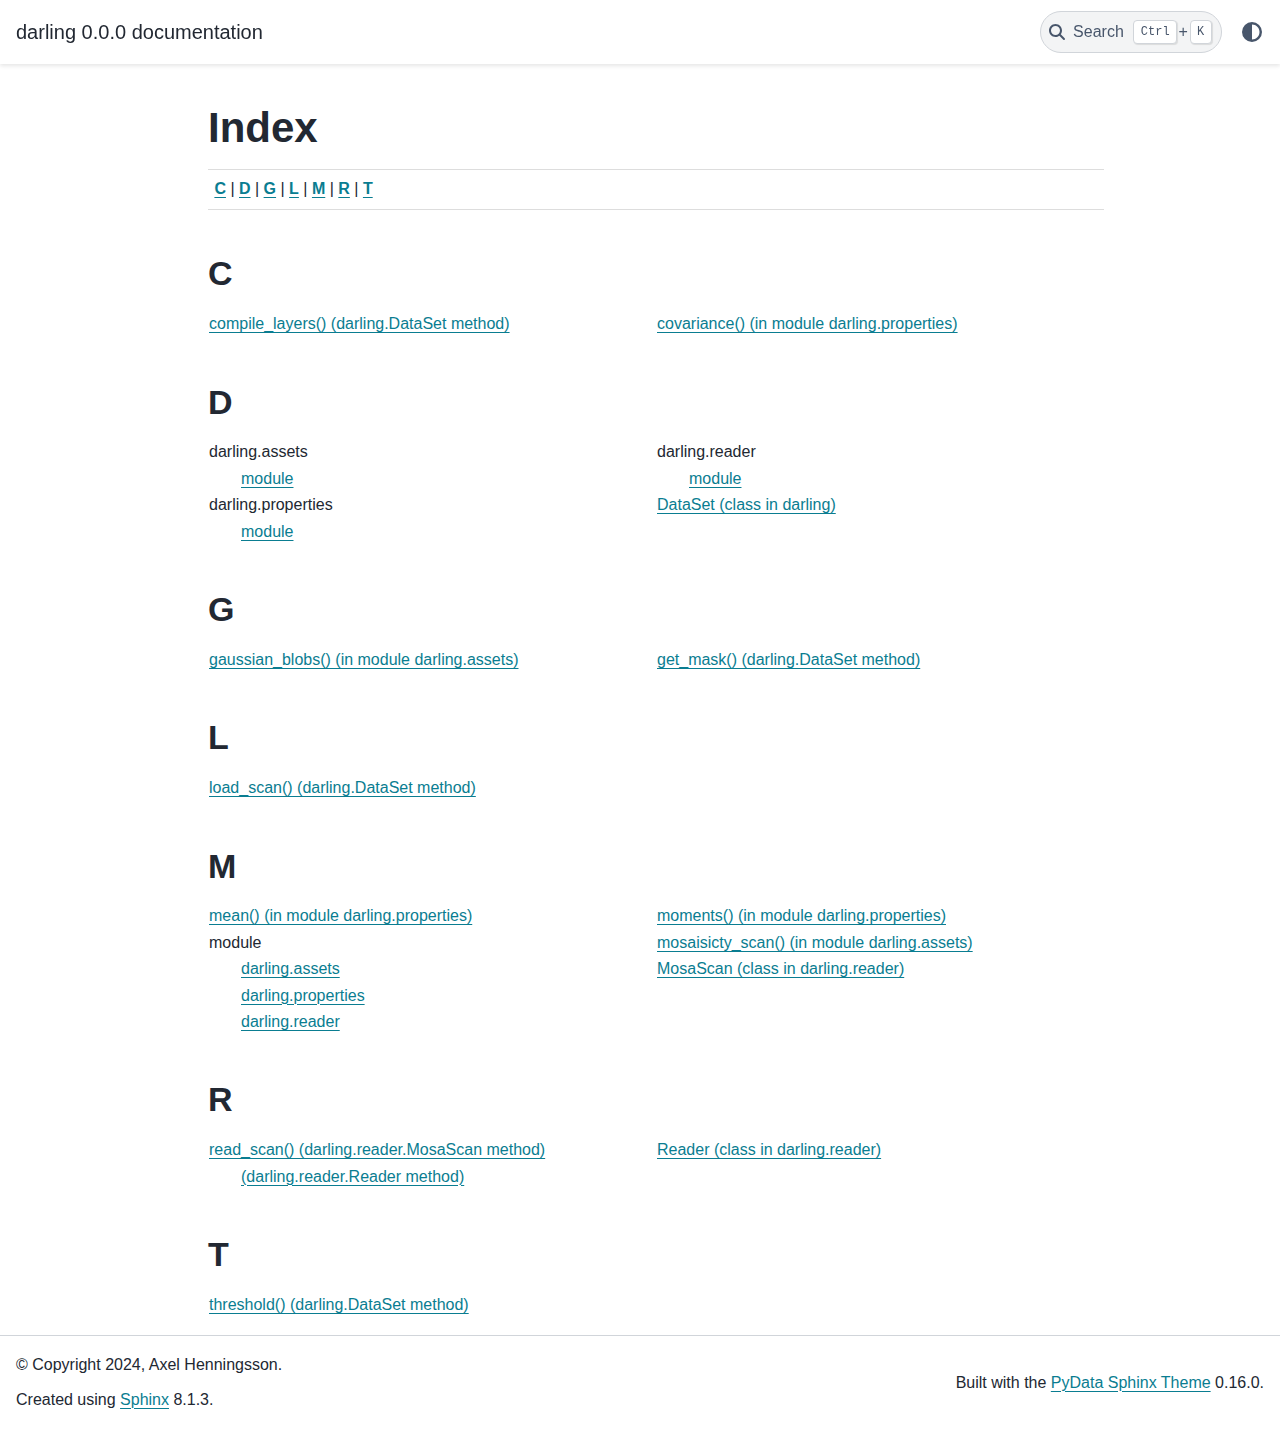
<file: docs/genindex.html>
<!DOCTYPE html>


<html lang="en" data-content_root="./" >

  <head>
    <meta charset="utf-8" />
    <meta name="viewport" content="width=device-width, initial-scale=1.0" />
    <title>Index &#8212; darling 0.0.0 documentation</title>
  
  
  
  <script data-cfasync="false">
    document.documentElement.dataset.mode = localStorage.getItem("mode") || "";
    document.documentElement.dataset.theme = localStorage.getItem("theme") || "";
  </script>
  <!-- 
    this give us a css class that will be invisible only if js is disabled 
  -->
  <noscript>
    <style>
      .pst-js-only { display: none !important; }

    </style>
  </noscript>
  
  <!-- Loaded before other Sphinx assets -->
  <link href="_static/styles/theme.css?digest=26a4bc78f4c0ddb94549" rel="stylesheet" />
<link href="_static/styles/pydata-sphinx-theme.css?digest=26a4bc78f4c0ddb94549" rel="stylesheet" />

    <link rel="stylesheet" type="text/css" href="_static/pygments.css?v=a746c00c" />
    <link rel="stylesheet" type="text/css" href="_static/copybutton.css?v=76b2166b" />
  
  <!-- So that users can add custom icons -->
  <script src="_static/scripts/fontawesome.js?digest=26a4bc78f4c0ddb94549"></script>
  <!-- Pre-loaded scripts that we'll load fully later -->
  <link rel="preload" as="script" href="_static/scripts/bootstrap.js?digest=26a4bc78f4c0ddb94549" />
<link rel="preload" as="script" href="_static/scripts/pydata-sphinx-theme.js?digest=26a4bc78f4c0ddb94549" />

    <script src="_static/jquery.js?v=5d32c60e"></script>
    <script src="_static/_sphinx_javascript_frameworks_compat.js?v=2cd50e6c"></script>
    <script src="_static/documentation_options.js?v=7026087e"></script>
    <script src="_static/doctools.js?v=9bcbadda"></script>
    <script src="_static/sphinx_highlight.js?v=dc90522c"></script>
    <script src="_static/clipboard.min.js?v=a7894cd8"></script>
    <script src="_static/copybutton.js?v=f281be69"></script>
    <script>DOCUMENTATION_OPTIONS.pagename = 'genindex';</script>
    <link rel="index" title="Index" href="#" />
    <link rel="search" title="Search" href="search.html" />
  <meta name="viewport" content="width=device-width, initial-scale=1"/>
  <meta name="docsearch:language" content="en"/>
  <meta name="docsearch:version" content="" />
  </head>
  
  
  <body data-bs-spy="scroll" data-bs-target=".bd-toc-nav" data-offset="180" data-bs-root-margin="0px 0px -60%" data-default-mode="">

  
  
  <div id="pst-skip-link" class="skip-link d-print-none"><a href="#main-content">Skip to main content</a></div>
  
  <div id="pst-scroll-pixel-helper"></div>
  
  <button type="button" class="btn rounded-pill" id="pst-back-to-top">
    <i class="fa-solid fa-arrow-up"></i>Back to top</button>

  
  <dialog id="pst-search-dialog">
    
<form class="bd-search d-flex align-items-center"
      action="search.html"
      method="get">
  <i class="fa-solid fa-magnifying-glass"></i>
  <input type="search"
         class="form-control"
         name="q"
         placeholder="Search the docs ..."
         aria-label="Search the docs ..."
         autocomplete="off"
         autocorrect="off"
         autocapitalize="off"
         spellcheck="false"/>
  <span class="search-button__kbd-shortcut"><kbd class="kbd-shortcut__modifier">Ctrl</kbd>+<kbd>K</kbd></span>
</form>
  </dialog>

  <div class="pst-async-banner-revealer d-none">
  <aside id="bd-header-version-warning" class="d-none d-print-none" aria-label="Version warning"></aside>
</div>

  
    <header class="bd-header navbar navbar-expand-lg bd-navbar d-print-none">
<div class="bd-header__inner bd-page-width">
  <button class="pst-navbar-icon sidebar-toggle primary-toggle" aria-label="Site navigation">
    <span class="fa-solid fa-bars"></span>
  </button>
  
  
  <div class="col-lg-3 navbar-header-items__start">
    
      <div class="navbar-item">

  
    
  

<a class="navbar-brand logo" href="index.html">
  
  
  
  
  
  
    <p class="title logo__title">darling 0.0.0 documentation</p>
  
</a></div>
    
  </div>
  
  <div class="col-lg-9 navbar-header-items">
    
    <div class="me-auto navbar-header-items__center">
      
        <div class="navbar-item">
<nav>
  <ul class="bd-navbar-elements navbar-nav">
    
  </ul>
</nav></div>
      
    </div>
    
    
    <div class="navbar-header-items__end">
      
        <div class="navbar-item navbar-persistent--container">
          

<button class="btn search-button-field search-button__button pst-js-only" title="Search" aria-label="Search" data-bs-placement="bottom" data-bs-toggle="tooltip">
 <i class="fa-solid fa-magnifying-glass"></i>
 <span class="search-button__default-text">Search</span>
 <span class="search-button__kbd-shortcut"><kbd class="kbd-shortcut__modifier">Ctrl</kbd>+<kbd class="kbd-shortcut__modifier">K</kbd></span>
</button>
        </div>
      
      
        <div class="navbar-item">

<button class="btn btn-sm nav-link pst-navbar-icon theme-switch-button pst-js-only" aria-label="Color mode" data-bs-title="Color mode"  data-bs-placement="bottom" data-bs-toggle="tooltip">
  <i class="theme-switch fa-solid fa-sun                fa-lg" data-mode="light" title="Light"></i>
  <i class="theme-switch fa-solid fa-moon               fa-lg" data-mode="dark"  title="Dark"></i>
  <i class="theme-switch fa-solid fa-circle-half-stroke fa-lg" data-mode="auto"  title="System Settings"></i>
</button></div>
      
    </div>
    
  </div>
  
  
    <div class="navbar-persistent--mobile">

<button class="btn search-button-field search-button__button pst-js-only" title="Search" aria-label="Search" data-bs-placement="bottom" data-bs-toggle="tooltip">
 <i class="fa-solid fa-magnifying-glass"></i>
 <span class="search-button__default-text">Search</span>
 <span class="search-button__kbd-shortcut"><kbd class="kbd-shortcut__modifier">Ctrl</kbd>+<kbd class="kbd-shortcut__modifier">K</kbd></span>
</button>
    </div>
  

  
</div>

    </header>
  

  <div class="bd-container">
    <div class="bd-container__inner bd-page-width">
      
      
      
        
      
      <dialog id="pst-primary-sidebar-modal"></dialog>
      <div id="pst-primary-sidebar" class="bd-sidebar-primary bd-sidebar hide-on-wide">
        

  
  <div class="sidebar-header-items sidebar-primary__section">
    
    
      <div class="sidebar-header-items__center">
        
          
          
            <div class="navbar-item">
<nav>
  <ul class="bd-navbar-elements navbar-nav">
    
  </ul>
</nav></div>
          
        
      </div>
    
    
    
      <div class="sidebar-header-items__end">
        
          <div class="navbar-item">

<button class="btn btn-sm nav-link pst-navbar-icon theme-switch-button pst-js-only" aria-label="Color mode" data-bs-title="Color mode"  data-bs-placement="bottom" data-bs-toggle="tooltip">
  <i class="theme-switch fa-solid fa-sun                fa-lg" data-mode="light" title="Light"></i>
  <i class="theme-switch fa-solid fa-moon               fa-lg" data-mode="dark"  title="Dark"></i>
  <i class="theme-switch fa-solid fa-circle-half-stroke fa-lg" data-mode="auto"  title="System Settings"></i>
</button></div>
        
      </div>
    
  </div>
  
  
  <div class="sidebar-primary-items__end sidebar-primary__section">
  </div>
  
  <div id="rtd-footer-container"></div>


      </div>
      
      <main id="main-content" class="bd-main" role="main">
        
        
          <div class="bd-content">
            <div class="bd-article-container">
              
              <div class="bd-header-article d-print-none"></div>
              
              
              
                
<div id="searchbox"></div>
                <article class="bd-article">
                  

<h1 id="index">Index</h1>

<div class="genindex-jumpbox">
 <a href="#C"><strong>C</strong></a>
 | <a href="#D"><strong>D</strong></a>
 | <a href="#G"><strong>G</strong></a>
 | <a href="#L"><strong>L</strong></a>
 | <a href="#M"><strong>M</strong></a>
 | <a href="#R"><strong>R</strong></a>
 | <a href="#T"><strong>T</strong></a>
 
</div>
<h2 id="C">C</h2>
<table style="width: 100%" class="indextable genindextable"><tr>
  <td style="width: 33%; vertical-align: top;"><ul>
      <li><a href="index.html#darling.DataSet.compile_layers">compile_layers() (darling.DataSet method)</a>
</li>
  </ul></td>
  <td style="width: 33%; vertical-align: top;"><ul>
      <li><a href="index.html#darling.properties.covariance">covariance() (in module darling.properties)</a>
</li>
  </ul></td>
</tr></table>

<h2 id="D">D</h2>
<table style="width: 100%" class="indextable genindextable"><tr>
  <td style="width: 33%; vertical-align: top;"><ul>
      <li>
    darling.assets

      <ul>
        <li><a href="index.html#module-darling.assets">module</a>
</li>
      </ul></li>
      <li>
    darling.properties

      <ul>
        <li><a href="index.html#module-darling.properties">module</a>
</li>
      </ul></li>
  </ul></td>
  <td style="width: 33%; vertical-align: top;"><ul>
      <li>
    darling.reader

      <ul>
        <li><a href="index.html#module-darling.reader">module</a>
</li>
      </ul></li>
      <li><a href="index.html#darling.DataSet">DataSet (class in darling)</a>
</li>
  </ul></td>
</tr></table>

<h2 id="G">G</h2>
<table style="width: 100%" class="indextable genindextable"><tr>
  <td style="width: 33%; vertical-align: top;"><ul>
      <li><a href="index.html#darling.assets.gaussian_blobs">gaussian_blobs() (in module darling.assets)</a>
</li>
  </ul></td>
  <td style="width: 33%; vertical-align: top;"><ul>
      <li><a href="index.html#darling.DataSet.get_mask">get_mask() (darling.DataSet method)</a>
</li>
  </ul></td>
</tr></table>

<h2 id="L">L</h2>
<table style="width: 100%" class="indextable genindextable"><tr>
  <td style="width: 33%; vertical-align: top;"><ul>
      <li><a href="index.html#darling.DataSet.load_scan">load_scan() (darling.DataSet method)</a>
</li>
  </ul></td>
</tr></table>

<h2 id="M">M</h2>
<table style="width: 100%" class="indextable genindextable"><tr>
  <td style="width: 33%; vertical-align: top;"><ul>
      <li><a href="index.html#darling.properties.mean">mean() (in module darling.properties)</a>
</li>
      <li>
    module

      <ul>
        <li><a href="index.html#module-darling.assets">darling.assets</a>
</li>
        <li><a href="index.html#module-darling.properties">darling.properties</a>
</li>
        <li><a href="index.html#module-darling.reader">darling.reader</a>
</li>
      </ul></li>
  </ul></td>
  <td style="width: 33%; vertical-align: top;"><ul>
      <li><a href="index.html#darling.properties.moments">moments() (in module darling.properties)</a>
</li>
      <li><a href="index.html#darling.assets.mosaisicty_scan">mosaisicty_scan() (in module darling.assets)</a>
</li>
      <li><a href="index.html#darling.reader.MosaScan">MosaScan (class in darling.reader)</a>
</li>
  </ul></td>
</tr></table>

<h2 id="R">R</h2>
<table style="width: 100%" class="indextable genindextable"><tr>
  <td style="width: 33%; vertical-align: top;"><ul>
      <li><a href="index.html#darling.reader.MosaScan.read_scan">read_scan() (darling.reader.MosaScan method)</a>

      <ul>
        <li><a href="index.html#darling.reader.Reader.read_scan">(darling.reader.Reader method)</a>
</li>
      </ul></li>
  </ul></td>
  <td style="width: 33%; vertical-align: top;"><ul>
      <li><a href="index.html#darling.reader.Reader">Reader (class in darling.reader)</a>
</li>
  </ul></td>
</tr></table>

<h2 id="T">T</h2>
<table style="width: 100%" class="indextable genindextable"><tr>
  <td style="width: 33%; vertical-align: top;"><ul>
      <li><a href="index.html#darling.DataSet.threshold">threshold() (darling.DataSet method)</a>
</li>
  </ul></td>
</tr></table>



                </article>
              
              
              
              
              
                <footer class="prev-next-footer d-print-none">
                  
<div class="prev-next-area">
</div>
                </footer>
              
            </div>
            
            
              
            
          </div>
          <footer class="bd-footer-content">
            
          </footer>
        
      </main>
    </div>
  </div>
  
  <!-- Scripts loaded after <body> so the DOM is not blocked -->
  <script defer src="_static/scripts/bootstrap.js?digest=26a4bc78f4c0ddb94549"></script>
<script defer src="_static/scripts/pydata-sphinx-theme.js?digest=26a4bc78f4c0ddb94549"></script>

  <footer class="bd-footer">
<div class="bd-footer__inner bd-page-width">
  
    <div class="footer-items__start">
      
        <div class="footer-item">

  <p class="copyright">
    
      © Copyright 2024, Axel Henningsson.
      <br/>
    
  </p>
</div>
      
        <div class="footer-item">

  <p class="sphinx-version">
    Created using <a href="https://www.sphinx-doc.org/">Sphinx</a> 8.1.3.
    <br/>
  </p>
</div>
      
    </div>
  
  
  
    <div class="footer-items__end">
      
        <div class="footer-item">
<p class="theme-version">
  Built with the <a href="https://pydata-sphinx-theme.readthedocs.io/en/stable/index.html">PyData Sphinx Theme</a> 0.16.0.
</p></div>
      
    </div>
  
</div>

  </footer>
  </body>
</html>
</file>
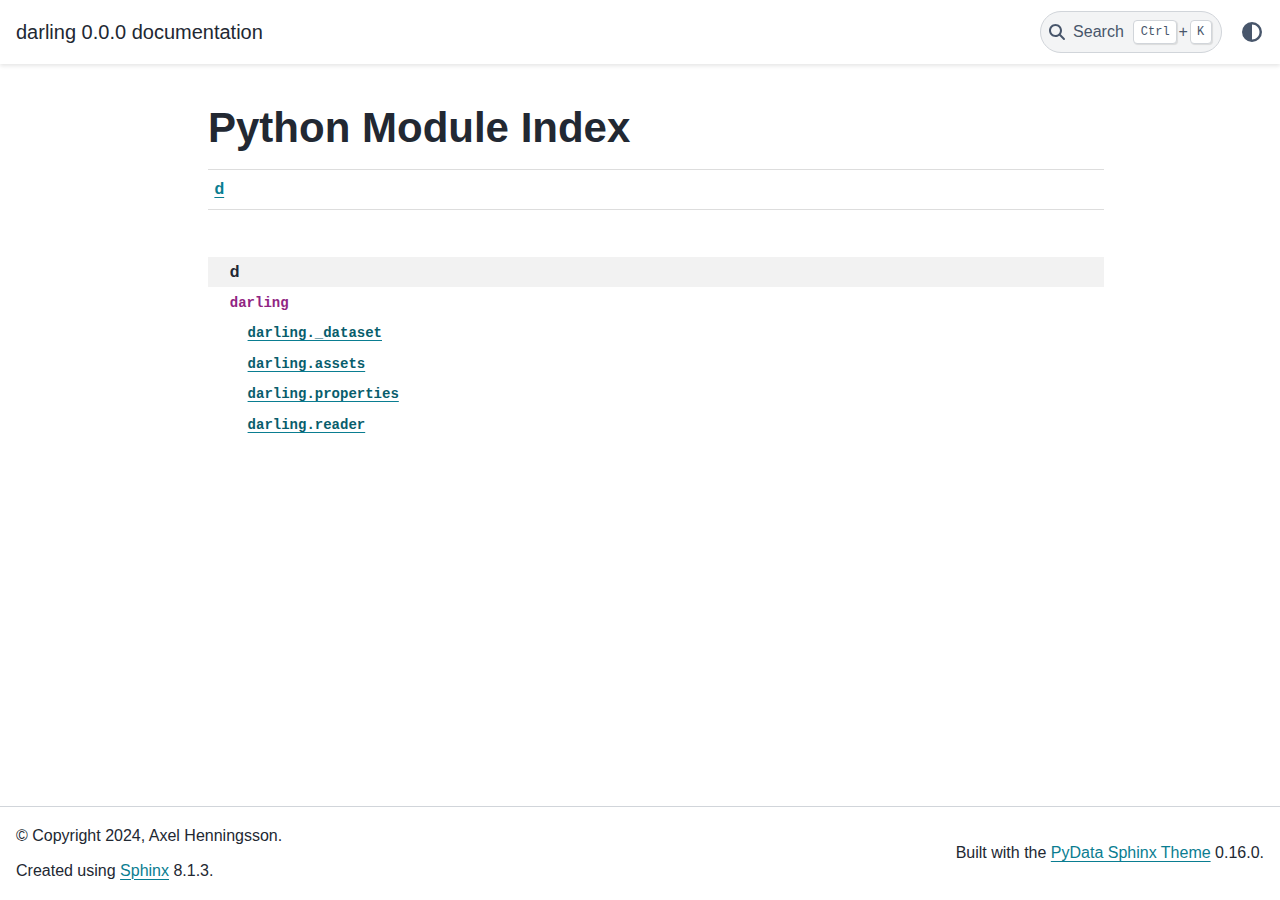
<file: docs/py-modindex.html>
<!DOCTYPE html>


<html lang="en" data-content_root="./" >

  <head>
    <meta charset="utf-8" />
    <meta name="viewport" content="width=device-width, initial-scale=1.0" />
    <title>Python Module Index &#8212; darling 0.0.0 documentation</title>
  
  
  
  <script data-cfasync="false">
    document.documentElement.dataset.mode = localStorage.getItem("mode") || "";
    document.documentElement.dataset.theme = localStorage.getItem("theme") || "";
  </script>
  <!-- 
    this give us a css class that will be invisible only if js is disabled 
  -->
  <noscript>
    <style>
      .pst-js-only { display: none !important; }

    </style>
  </noscript>
  
  <!-- Loaded before other Sphinx assets -->
  <link href="_static/styles/theme.css?digest=26a4bc78f4c0ddb94549" rel="stylesheet" />
<link href="_static/styles/pydata-sphinx-theme.css?digest=26a4bc78f4c0ddb94549" rel="stylesheet" />

    <link rel="stylesheet" type="text/css" href="_static/pygments.css?v=a746c00c" />
    <link rel="stylesheet" type="text/css" href="_static/copybutton.css?v=76b2166b" />
  
  <!-- So that users can add custom icons -->
  <script src="_static/scripts/fontawesome.js?digest=26a4bc78f4c0ddb94549"></script>
  <!-- Pre-loaded scripts that we'll load fully later -->
  <link rel="preload" as="script" href="_static/scripts/bootstrap.js?digest=26a4bc78f4c0ddb94549" />
<link rel="preload" as="script" href="_static/scripts/pydata-sphinx-theme.js?digest=26a4bc78f4c0ddb94549" />

    <script src="_static/jquery.js?v=5d32c60e"></script>
    <script src="_static/_sphinx_javascript_frameworks_compat.js?v=2cd50e6c"></script>
    <script src="_static/documentation_options.js?v=7026087e"></script>
    <script src="_static/doctools.js?v=9bcbadda"></script>
    <script src="_static/sphinx_highlight.js?v=dc90522c"></script>
    <script src="_static/clipboard.min.js?v=a7894cd8"></script>
    <script src="_static/copybutton.js?v=f281be69"></script>
    <script>DOCUMENTATION_OPTIONS.pagename = 'py-modindex';</script>
    <link rel="index" title="Index" href="genindex.html" />
    <link rel="search" title="Search" href="search.html" />

  <meta name="viewport" content="width=device-width, initial-scale=1"/>
  <meta name="docsearch:language" content="en"/>
  <meta name="docsearch:version" content="" />


  </head>
  
  
  <body data-bs-spy="scroll" data-bs-target=".bd-toc-nav" data-offset="180" data-bs-root-margin="0px 0px -60%" data-default-mode="">

  
  
  <div id="pst-skip-link" class="skip-link d-print-none"><a href="#main-content">Skip to main content</a></div>
  
  <div id="pst-scroll-pixel-helper"></div>
  
  <button type="button" class="btn rounded-pill" id="pst-back-to-top">
    <i class="fa-solid fa-arrow-up"></i>Back to top</button>

  
  <dialog id="pst-search-dialog">
    
<form class="bd-search d-flex align-items-center"
      action="search.html"
      method="get">
  <i class="fa-solid fa-magnifying-glass"></i>
  <input type="search"
         class="form-control"
         name="q"
         placeholder="Search the docs ..."
         aria-label="Search the docs ..."
         autocomplete="off"
         autocorrect="off"
         autocapitalize="off"
         spellcheck="false"/>
  <span class="search-button__kbd-shortcut"><kbd class="kbd-shortcut__modifier">Ctrl</kbd>+<kbd>K</kbd></span>
</form>
  </dialog>

  <div class="pst-async-banner-revealer d-none">
  <aside id="bd-header-version-warning" class="d-none d-print-none" aria-label="Version warning"></aside>
</div>

  
    <header class="bd-header navbar navbar-expand-lg bd-navbar d-print-none">
<div class="bd-header__inner bd-page-width">
  <button class="pst-navbar-icon sidebar-toggle primary-toggle" aria-label="Site navigation">
    <span class="fa-solid fa-bars"></span>
  </button>
  
  
  <div class="col-lg-3 navbar-header-items__start">
    
      <div class="navbar-item">

  
    
  

<a class="navbar-brand logo" href="index.html">
  
  
  
  
  
  
    <p class="title logo__title">darling 0.0.0 documentation</p>
  
</a></div>
    
  </div>
  
  <div class="col-lg-9 navbar-header-items">
    
    <div class="me-auto navbar-header-items__center">
      
        <div class="navbar-item">
<nav>
  <ul class="bd-navbar-elements navbar-nav">
    
  </ul>
</nav></div>
      
    </div>
    
    
    <div class="navbar-header-items__end">
      
        <div class="navbar-item navbar-persistent--container">
          

<button class="btn search-button-field search-button__button pst-js-only" title="Search" aria-label="Search" data-bs-placement="bottom" data-bs-toggle="tooltip">
 <i class="fa-solid fa-magnifying-glass"></i>
 <span class="search-button__default-text">Search</span>
 <span class="search-button__kbd-shortcut"><kbd class="kbd-shortcut__modifier">Ctrl</kbd>+<kbd class="kbd-shortcut__modifier">K</kbd></span>
</button>
        </div>
      
      
        <div class="navbar-item">

<button class="btn btn-sm nav-link pst-navbar-icon theme-switch-button pst-js-only" aria-label="Color mode" data-bs-title="Color mode"  data-bs-placement="bottom" data-bs-toggle="tooltip">
  <i class="theme-switch fa-solid fa-sun                fa-lg" data-mode="light" title="Light"></i>
  <i class="theme-switch fa-solid fa-moon               fa-lg" data-mode="dark"  title="Dark"></i>
  <i class="theme-switch fa-solid fa-circle-half-stroke fa-lg" data-mode="auto"  title="System Settings"></i>
</button></div>
      
    </div>
    
  </div>
  
  
    <div class="navbar-persistent--mobile">

<button class="btn search-button-field search-button__button pst-js-only" title="Search" aria-label="Search" data-bs-placement="bottom" data-bs-toggle="tooltip">
 <i class="fa-solid fa-magnifying-glass"></i>
 <span class="search-button__default-text">Search</span>
 <span class="search-button__kbd-shortcut"><kbd class="kbd-shortcut__modifier">Ctrl</kbd>+<kbd class="kbd-shortcut__modifier">K</kbd></span>
</button>
    </div>
  

  
</div>

    </header>
  

  <div class="bd-container">
    <div class="bd-container__inner bd-page-width">
      
      
      
        
      
      <dialog id="pst-primary-sidebar-modal"></dialog>
      <div id="pst-primary-sidebar" class="bd-sidebar-primary bd-sidebar hide-on-wide">
        

  
  <div class="sidebar-header-items sidebar-primary__section">
    
    
      <div class="sidebar-header-items__center">
        
          
          
            <div class="navbar-item">
<nav>
  <ul class="bd-navbar-elements navbar-nav">
    
  </ul>
</nav></div>
          
        
      </div>
    
    
    
      <div class="sidebar-header-items__end">
        
          <div class="navbar-item">

<button class="btn btn-sm nav-link pst-navbar-icon theme-switch-button pst-js-only" aria-label="Color mode" data-bs-title="Color mode"  data-bs-placement="bottom" data-bs-toggle="tooltip">
  <i class="theme-switch fa-solid fa-sun                fa-lg" data-mode="light" title="Light"></i>
  <i class="theme-switch fa-solid fa-moon               fa-lg" data-mode="dark"  title="Dark"></i>
  <i class="theme-switch fa-solid fa-circle-half-stroke fa-lg" data-mode="auto"  title="System Settings"></i>
</button></div>
        
      </div>
    
  </div>
  
  
  <div class="sidebar-primary-items__end sidebar-primary__section">
  </div>
  
  <div id="rtd-footer-container"></div>


      </div>
      
      <main id="main-content" class="bd-main" role="main">
        
        
          <div class="bd-content">
            <div class="bd-article-container">
              
              <div class="bd-header-article d-print-none"></div>
              
              
              
                
<div id="searchbox"></div>
                <article class="bd-article">
                  

   <h1>Python Module Index</h1>

   <div class="modindex-jumpbox">
   <a href="#cap-d"><strong>d</strong></a>
   </div>

   <table class="indextable modindextable">
     <tr class="pcap"><td></td><td>&#160;</td><td></td></tr>
     <tr class="cap" id="cap-d"><td></td><td>
       <strong>d</strong></td><td></td></tr>
     <tr>
       <td><img src="_static/minus.png" class="toggler"
              id="toggle-1" style="display: none" alt="-" /></td>
       <td>
       <code class="xref">darling</code></td><td>
       <em></em></td></tr>
     <tr class="cg-1">
       <td></td>
       <td>&#160;&#160;&#160;
       <a href="index.html#module-darling._dataset"><code class="xref">darling._dataset</code></a></td><td>
       <em></em></td></tr>
     <tr class="cg-1">
       <td></td>
       <td>&#160;&#160;&#160;
       <a href="index.html#module-darling.assets"><code class="xref">darling.assets</code></a></td><td>
       <em></em></td></tr>
     <tr class="cg-1">
       <td></td>
       <td>&#160;&#160;&#160;
       <a href="index.html#module-darling.properties"><code class="xref">darling.properties</code></a></td><td>
       <em></em></td></tr>
     <tr class="cg-1">
       <td></td>
       <td>&#160;&#160;&#160;
       <a href="index.html#module-darling.reader"><code class="xref">darling.reader</code></a></td><td>
       <em></em></td></tr>
   </table>


                </article>
              
              
              
              
              
                <footer class="prev-next-footer d-print-none">
                  
<div class="prev-next-area">
</div>
                </footer>
              
            </div>
            
            
              
            
          </div>
          <footer class="bd-footer-content">
            
          </footer>
        
      </main>
    </div>
  </div>
  
  <!-- Scripts loaded after <body> so the DOM is not blocked -->
  <script defer src="_static/scripts/bootstrap.js?digest=26a4bc78f4c0ddb94549"></script>
<script defer src="_static/scripts/pydata-sphinx-theme.js?digest=26a4bc78f4c0ddb94549"></script>

  <footer class="bd-footer">
<div class="bd-footer__inner bd-page-width">
  
    <div class="footer-items__start">
      
        <div class="footer-item">

  <p class="copyright">
    
      © Copyright 2024, Axel Henningsson.
      <br/>
    
  </p>
</div>
      
        <div class="footer-item">

  <p class="sphinx-version">
    Created using <a href="https://www.sphinx-doc.org/">Sphinx</a> 8.1.3.
    <br/>
  </p>
</div>
      
    </div>
  
  
  
    <div class="footer-items__end">
      
        <div class="footer-item">
<p class="theme-version">
  Built with the <a href="https://pydata-sphinx-theme.readthedocs.io/en/stable/index.html">PyData Sphinx Theme</a> 0.16.0.
</p></div>
      
    </div>
  
</div>

  </footer>
  </body>
</html>
</file>
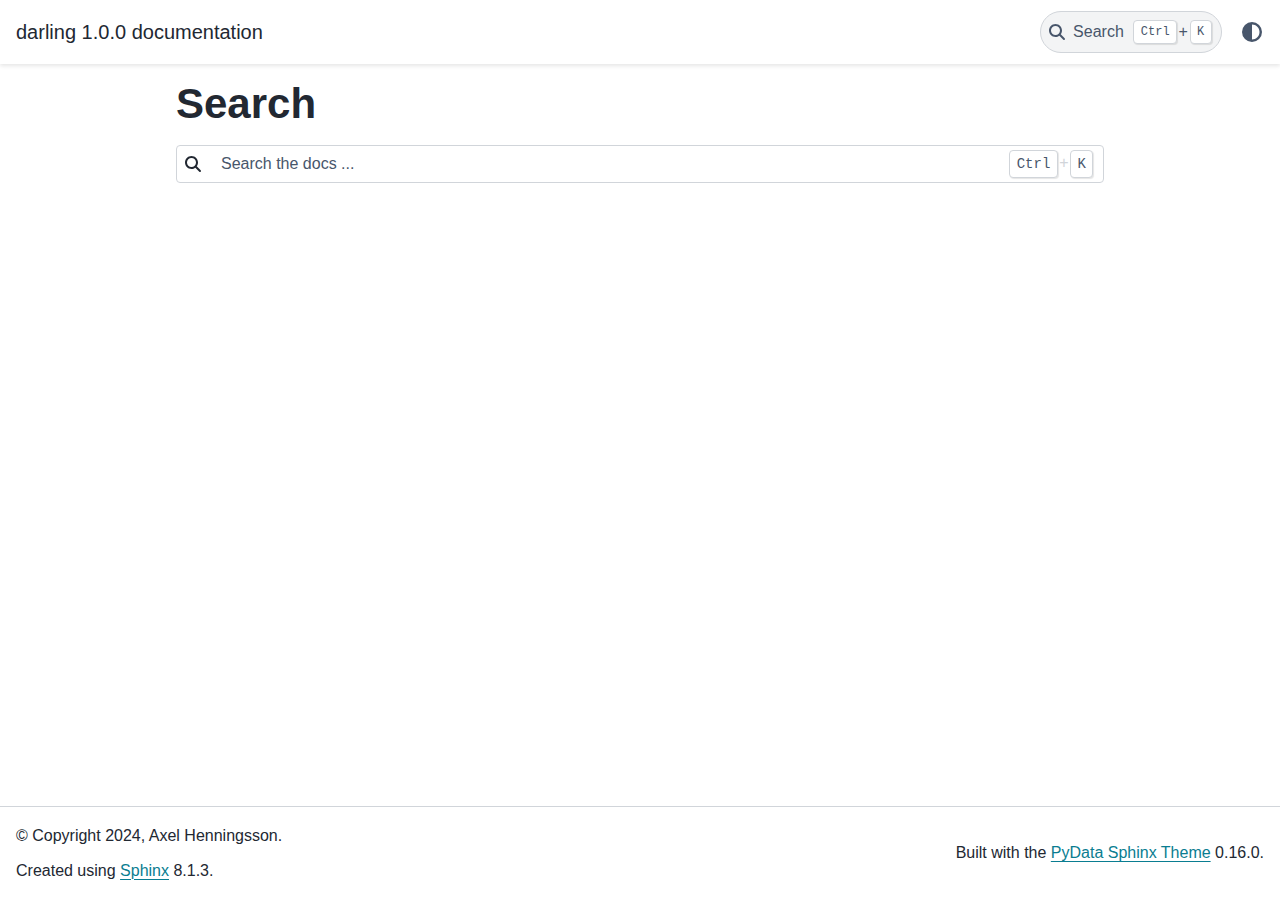
<file: docs/search.html>
<!DOCTYPE html>


<html lang="en" data-content_root="./" >

  <head>
    <meta charset="utf-8" />
    <meta name="viewport" content="width=device-width, initial-scale=1.0" /><title>Search - darling 1.0.0 documentation</title>
  
  
  
  <script data-cfasync="false">
    document.documentElement.dataset.mode = localStorage.getItem("mode") || "";
    document.documentElement.dataset.theme = localStorage.getItem("theme") || "";
  </script>
  <!-- 
    this give us a css class that will be invisible only if js is disabled 
  -->
  <noscript>
    <style>
      .pst-js-only { display: none !important; }

    </style>
  </noscript>
  
  <!-- Loaded before other Sphinx assets -->
  <link href="_static/styles/theme.css?digest=26a4bc78f4c0ddb94549" rel="stylesheet" />
<link href="_static/styles/pydata-sphinx-theme.css?digest=26a4bc78f4c0ddb94549" rel="stylesheet" />

    <link rel="stylesheet" type="text/css" href="_static/pygments.css?v=a746c00c" />
    <link rel="stylesheet" type="text/css" href="_static/copybutton.css?v=76b2166b" />
  
  <!-- So that users can add custom icons -->
  <script src="_static/scripts/fontawesome.js?digest=26a4bc78f4c0ddb94549"></script>
  <!-- Pre-loaded scripts that we'll load fully later -->
  <link rel="preload" as="script" href="_static/scripts/bootstrap.js?digest=26a4bc78f4c0ddb94549" />
<link rel="preload" as="script" href="_static/scripts/pydata-sphinx-theme.js?digest=26a4bc78f4c0ddb94549" />

    <script src="_static/jquery.js?v=5d32c60e"></script>
    <script src="_static/_sphinx_javascript_frameworks_compat.js?v=2cd50e6c"></script>
    <script src="_static/documentation_options.js?v=8d563738"></script>
    <script src="_static/doctools.js?v=9bcbadda"></script>
    <script src="_static/sphinx_highlight.js?v=dc90522c"></script>
    <script src="_static/clipboard.min.js?v=a7894cd8"></script>
    <script src="_static/copybutton.js?v=f281be69"></script>
    <script>DOCUMENTATION_OPTIONS.pagename = 'search';</script>
  <script src="_static/searchtools.js"></script>
  <script src="_static/language_data.js"></script>
  <script src="searchindex.js"></script>
    <link rel="index" title="Index" href="genindex.html" />
    <link rel="search" title="Search" href="#" />
  <meta name="viewport" content="width=device-width, initial-scale=1"/>
  <meta name="docsearch:language" content="en"/>
  <meta name="docsearch:version" content="" />
  </head>
  
  
  <body data-bs-spy="scroll" data-bs-target=".bd-toc-nav" data-offset="180" data-bs-root-margin="0px 0px -60%" data-default-mode="">

  
  
  <div id="pst-skip-link" class="skip-link d-print-none"><a href="#main-content">Skip to main content</a></div>
  
  <div id="pst-scroll-pixel-helper"></div>
  
  <button type="button" class="btn rounded-pill" id="pst-back-to-top">
    <i class="fa-solid fa-arrow-up"></i>Back to top</button>

  
  <dialog id="pst-search-dialog">
    
<form class="bd-search d-flex align-items-center"
      action="#"
      method="get">
  <i class="fa-solid fa-magnifying-glass"></i>
  <input type="search"
         class="form-control"
         name="q"
         placeholder="Search the docs ..."
         aria-label="Search the docs ..."
         autocomplete="off"
         autocorrect="off"
         autocapitalize="off"
         spellcheck="false"/>
  <span class="search-button__kbd-shortcut"><kbd class="kbd-shortcut__modifier">Ctrl</kbd>+<kbd>K</kbd></span>
</form>
  </dialog>

  <div class="pst-async-banner-revealer d-none">
  <aside id="bd-header-version-warning" class="d-none d-print-none" aria-label="Version warning"></aside>
</div>

  
    <header class="bd-header navbar navbar-expand-lg bd-navbar d-print-none">
<div class="bd-header__inner bd-page-width">
  <button class="pst-navbar-icon sidebar-toggle primary-toggle" aria-label="Site navigation">
    <span class="fa-solid fa-bars"></span>
  </button>
  
  
  <div class="col-lg-3 navbar-header-items__start">
    
      <div class="navbar-item">

  
    
  

<a class="navbar-brand logo" href="index.html">
  
  
  
  
  
  
    <p class="title logo__title">darling 1.0.0 documentation</p>
  
</a></div>
    
  </div>
  
  <div class="col-lg-9 navbar-header-items">
    
    <div class="me-auto navbar-header-items__center">
      
        <div class="navbar-item">
<nav>
  <ul class="bd-navbar-elements navbar-nav">
    
  </ul>
</nav></div>
      
    </div>
    
    
    <div class="navbar-header-items__end">
      
        <div class="navbar-item navbar-persistent--container">
          

<button class="btn search-button-field search-button__button pst-js-only" title="Search" aria-label="Search" data-bs-placement="bottom" data-bs-toggle="tooltip">
 <i class="fa-solid fa-magnifying-glass"></i>
 <span class="search-button__default-text">Search</span>
 <span class="search-button__kbd-shortcut"><kbd class="kbd-shortcut__modifier">Ctrl</kbd>+<kbd class="kbd-shortcut__modifier">K</kbd></span>
</button>
        </div>
      
      
        <div class="navbar-item">

<button class="btn btn-sm nav-link pst-navbar-icon theme-switch-button pst-js-only" aria-label="Color mode" data-bs-title="Color mode"  data-bs-placement="bottom" data-bs-toggle="tooltip">
  <i class="theme-switch fa-solid fa-sun                fa-lg" data-mode="light" title="Light"></i>
  <i class="theme-switch fa-solid fa-moon               fa-lg" data-mode="dark"  title="Dark"></i>
  <i class="theme-switch fa-solid fa-circle-half-stroke fa-lg" data-mode="auto"  title="System Settings"></i>
</button></div>
      
    </div>
    
  </div>
  
  
    <div class="navbar-persistent--mobile">

<button class="btn search-button-field search-button__button pst-js-only" title="Search" aria-label="Search" data-bs-placement="bottom" data-bs-toggle="tooltip">
 <i class="fa-solid fa-magnifying-glass"></i>
 <span class="search-button__default-text">Search</span>
 <span class="search-button__kbd-shortcut"><kbd class="kbd-shortcut__modifier">Ctrl</kbd>+<kbd class="kbd-shortcut__modifier">K</kbd></span>
</button>
    </div>
  

  
</div>

    </header>
  

  <div class="bd-container">
    <div class="bd-container__inner bd-page-width">
      
      
      
        
      
      <dialog id="pst-primary-sidebar-modal"></dialog>
      <div id="pst-primary-sidebar" class="bd-sidebar-primary bd-sidebar hide-on-wide">
        

  
  <div class="sidebar-header-items sidebar-primary__section">
    
    
      <div class="sidebar-header-items__center">
        
          
          
            <div class="navbar-item">
<nav>
  <ul class="bd-navbar-elements navbar-nav">
    
  </ul>
</nav></div>
          
        
      </div>
    
    
    
      <div class="sidebar-header-items__end">
        
          <div class="navbar-item">

<button class="btn btn-sm nav-link pst-navbar-icon theme-switch-button pst-js-only" aria-label="Color mode" data-bs-title="Color mode"  data-bs-placement="bottom" data-bs-toggle="tooltip">
  <i class="theme-switch fa-solid fa-sun                fa-lg" data-mode="light" title="Light"></i>
  <i class="theme-switch fa-solid fa-moon               fa-lg" data-mode="dark"  title="Dark"></i>
  <i class="theme-switch fa-solid fa-circle-half-stroke fa-lg" data-mode="auto"  title="System Settings"></i>
</button></div>
        
      </div>
    
  </div>
  
  
  <div class="sidebar-primary-items__end sidebar-primary__section">
  </div>
  
  <div id="rtd-footer-container"></div>


      </div>
      
      <main id="main-content" class="bd-main" role="main">
        
        
          <div class="bd-content">
            <div class="bd-article-container">
              
              <div class="bd-header-article d-print-none"></div>
              
              
  <div class="bd-search-container">
    <h1>Search</h1>
    <noscript>
      <div class="admonition error">
        <p class="admonition-title">Error</p>
        <p>Please activate JavaScript to enable the search functionality.</p>
      </div>
    </noscript>
    
<form class="bd-search d-flex align-items-center"
      action="#"
      method="get">
  <i class="fa-solid fa-magnifying-glass"></i>
  <input type="search"
         class="form-control"
         name="q"
         placeholder="Search the docs ..."
         aria-label="Search the docs ..."
         autocomplete="off"
         autocorrect="off"
         autocapitalize="off"
         spellcheck="false"/>
  <span class="search-button__kbd-shortcut"><kbd class="kbd-shortcut__modifier">Ctrl</kbd>+<kbd>K</kbd></span>
</form>
    <div id="search-results"></div>
  </div>
  <script>
    // Activate the search field on page load
    let searchInput = document.querySelector("form.bd-search input");
    if (searchInput) {
        searchInput.focus();
        searchInput.select();
        console.log("[PST]: Set focus on search field.");
    }
  </script>

              
              
              
              
                <footer class="prev-next-footer d-print-none">
                  
<div class="prev-next-area">
</div>
                </footer>
              
            </div>
            
            
              
            
          </div>
          <footer class="bd-footer-content">
            
          </footer>
        
      </main>
    </div>
  </div>
  
  <!-- Scripts loaded after <body> so the DOM is not blocked -->
  <script defer src="_static/scripts/bootstrap.js?digest=26a4bc78f4c0ddb94549"></script>
<script defer src="_static/scripts/pydata-sphinx-theme.js?digest=26a4bc78f4c0ddb94549"></script>

  <footer class="bd-footer">
<div class="bd-footer__inner bd-page-width">
  
    <div class="footer-items__start">
      
        <div class="footer-item">

  <p class="copyright">
    
      © Copyright 2024, Axel Henningsson.
      <br/>
    
  </p>
</div>
      
        <div class="footer-item">

  <p class="sphinx-version">
    Created using <a href="https://www.sphinx-doc.org/">Sphinx</a> 8.1.3.
    <br/>
  </p>
</div>
      
    </div>
  
  
  
    <div class="footer-items__end">
      
        <div class="footer-item">
<p class="theme-version">
  Built with the <a href="https://pydata-sphinx-theme.readthedocs.io/en/stable/index.html">PyData Sphinx Theme</a> 0.16.0.
</p></div>
      
    </div>
  
</div>

  </footer>
  </body>
</html>
</file>
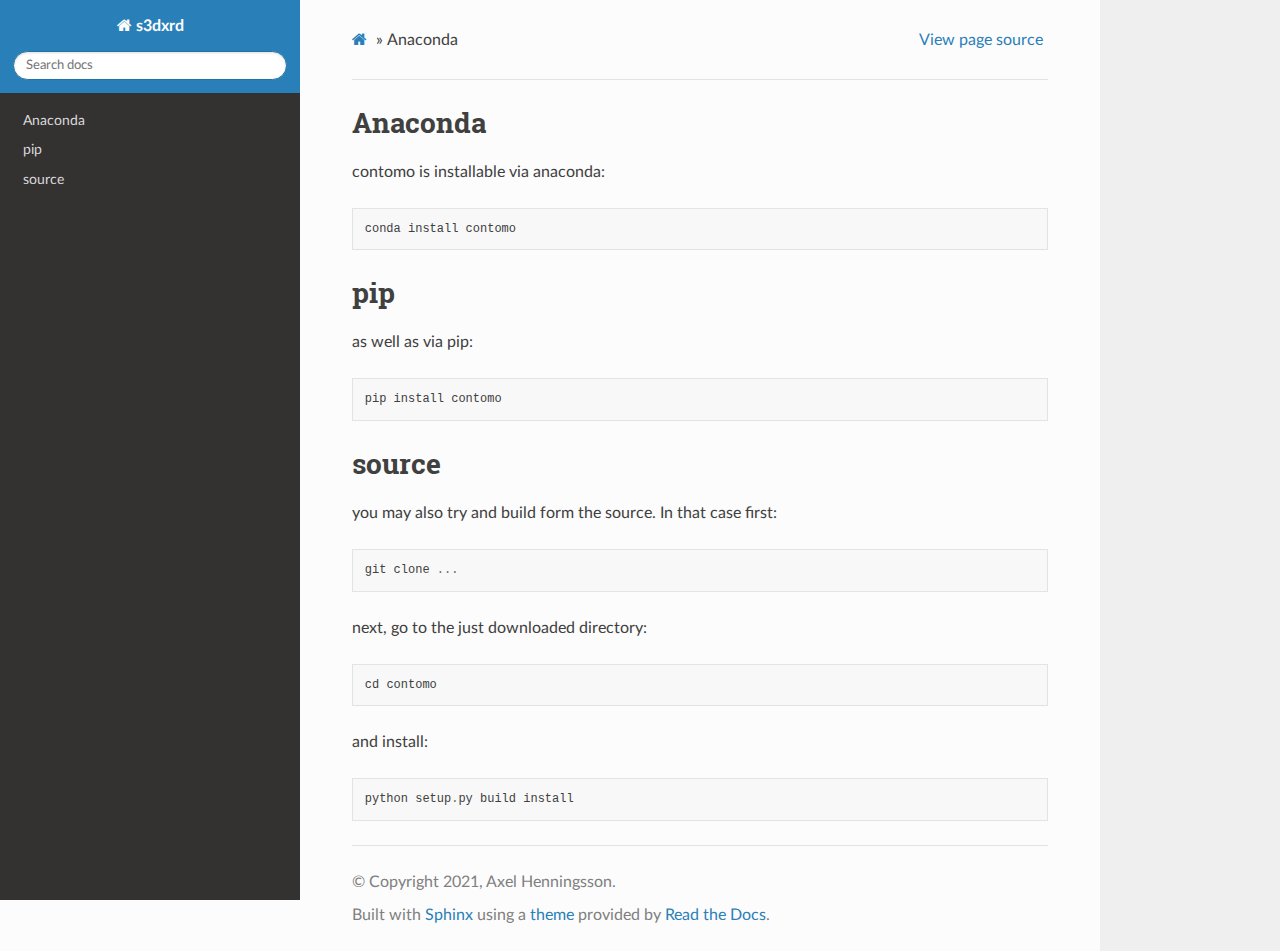
<file: docs/_static/installation.html>
<!DOCTYPE html>
<html class="writer-html5" lang="en" >
<head>
  <meta charset="utf-8" />
  
  <meta name="viewport" content="width=device-width, initial-scale=1.0" />
  
  <title>Anaconda &mdash; s3dxrd 0.0.1 documentation</title>
  

  
  <link rel="stylesheet" href="css/theme.css" type="text/css" />
  <link rel="stylesheet" href="pygments.css" type="text/css" />

  
  

  
  

  

  
  <!--[if lt IE 9]>
    <script src="js/html5shiv.min.js"></script>
  <![endif]-->
  
    
      <script type="text/javascript" id="documentation_options" data-url_root="../" src="documentation_options.js"></script>
        <script src="jquery.js"></script>
        <script src="underscore.js"></script>
        <script src="doctools.js"></script>
    
    <script type="text/javascript" src="js/theme.js"></script>

    
    <link rel="index" title="Index" href="../genindex.html" />
    <link rel="search" title="Search" href="../search.html" /> 
</head>

<body class="wy-body-for-nav">

   
  <div class="wy-grid-for-nav">
    
    <nav data-toggle="wy-nav-shift" class="wy-nav-side">
      <div class="wy-side-scroll">
        <div class="wy-side-nav-search" >
          

          
            <a href="../index.html" class="icon icon-home"> s3dxrd
          

          
          </a>

          

          
<div role="search">
  <form id="rtd-search-form" class="wy-form" action="../search.html" method="get">
    <input type="text" name="q" placeholder="Search docs" />
    <input type="hidden" name="check_keywords" value="yes" />
    <input type="hidden" name="area" value="default" />
  </form>
</div>

          
        </div>

        
        <div class="wy-menu wy-menu-vertical" data-spy="affix" role="navigation" aria-label="main navigation">
          
            
            
              
            
            
              <!-- Local TOC -->
              <div class="local-toc"><ul>
<li><a class="reference internal" href="#">Anaconda</a></li>
<li><a class="reference internal" href="#pip">pip</a></li>
<li><a class="reference internal" href="#source">source</a></li>
</ul>
</div>
            
          
        </div>
        
      </div>
    </nav>

    <section data-toggle="wy-nav-shift" class="wy-nav-content-wrap">

      
      <nav class="wy-nav-top" aria-label="top navigation">
        
          <i data-toggle="wy-nav-top" class="fa fa-bars"></i>
          <a href="../index.html">s3dxrd</a>
        
      </nav>


      <div class="wy-nav-content">
        
        <div class="rst-content">
        
          

















<div role="navigation" aria-label="breadcrumbs navigation">

  <ul class="wy-breadcrumbs">
    
      <li><a href="../index.html" class="icon icon-home"></a> &raquo;</li>
        
      <li>Anaconda</li>
    
    
      <li class="wy-breadcrumbs-aside">
        
          
            <a href="../_sources/_static/installation.rst.txt" rel="nofollow"> View page source</a>
          
        
      </li>
    
  </ul>

  
  <hr/>
</div>
          <div role="main" class="document" itemscope="itemscope" itemtype="http://schema.org/Article">
           <div itemprop="articleBody">
            
  <div class="section" id="anaconda">
<h1>Anaconda<a class="headerlink" href="#anaconda" title="Permalink to this headline">¶</a></h1>
<p>contomo is installable via anaconda:</p>
<div class="highlight-default notranslate"><div class="highlight"><pre><span></span><span class="n">conda</span> <span class="n">install</span> <span class="n">contomo</span>
</pre></div>
</div>
</div>
<div class="section" id="pip">
<h1>pip<a class="headerlink" href="#pip" title="Permalink to this headline">¶</a></h1>
<p>as well as via pip:</p>
<div class="highlight-default notranslate"><div class="highlight"><pre><span></span><span class="n">pip</span> <span class="n">install</span> <span class="n">contomo</span>
</pre></div>
</div>
</div>
<div class="section" id="source">
<h1>source<a class="headerlink" href="#source" title="Permalink to this headline">¶</a></h1>
<p>you may also try and build form the source. In that case first:</p>
<div class="highlight-default notranslate"><div class="highlight"><pre><span></span><span class="n">git</span> <span class="n">clone</span> <span class="o">...</span>
</pre></div>
</div>
<p>next, go to the just downloaded directory:</p>
<div class="highlight-default notranslate"><div class="highlight"><pre><span></span><span class="n">cd</span> <span class="n">contomo</span>
</pre></div>
</div>
<p>and install:</p>
<div class="highlight-default notranslate"><div class="highlight"><pre><span></span><span class="n">python</span> <span class="n">setup</span><span class="o">.</span><span class="n">py</span> <span class="n">build</span> <span class="n">install</span>
</pre></div>
</div>
</div>


           </div>
           
          </div>
          <footer>

  <hr/>

  <div role="contentinfo">
    <p>
        &#169; Copyright 2021, Axel Henningsson.

    </p>
  </div>
    
    
    
    Built with <a href="https://www.sphinx-doc.org/">Sphinx</a> using a
    
    <a href="https://github.com/readthedocs/sphinx_rtd_theme">theme</a>
    
    provided by <a href="https://readthedocs.org">Read the Docs</a>. 

</footer>
        </div>
      </div>

    </section>

  </div>
  

  <script type="text/javascript">
      jQuery(function () {
          SphinxRtdTheme.Navigation.enable(true);
      });
  </script>

  
  
    
   

</body>
</html>
</file>
<file: docs/_static/styles/theme.css>
/* Provided by Sphinx's 'basic' theme, and included in the final set of assets */
@import "../basic.css";
</file>
<file: docs/_static/pygments.css>
pre { line-height: 125%; }
td.linenos .normal { color: inherit; background-color: transparent; padding-left: 5px; padding-right: 5px; }
span.linenos { color: inherit; background-color: transparent; padding-left: 5px; padding-right: 5px; }
td.linenos .special { color: #000000; background-color: #ffffc0; padding-left: 5px; padding-right: 5px; }
span.linenos.special { color: #000000; background-color: #ffffc0; padding-left: 5px; padding-right: 5px; }
.highlight .hll { background-color: #ffffcc }
.highlight { background: #f8f8f8; }
.highlight .c { color: #408080; font-style: italic } /* Comment */
.highlight .err { border: 1px solid #FF0000 } /* Error */
.highlight .k { color: #008000; font-weight: bold } /* Keyword */
.highlight .o { color: #666666 } /* Operator */
.highlight .ch { color: #408080; font-style: italic } /* Comment.Hashbang */
.highlight .cm { color: #408080; font-style: italic } /* Comment.Multiline */
.highlight .cp { color: #BC7A00 } /* Comment.Preproc */
.highlight .cpf { color: #408080; font-style: italic } /* Comment.PreprocFile */
.highlight .c1 { color: #408080; font-style: italic } /* Comment.Single */
.highlight .cs { color: #408080; font-style: italic } /* Comment.Special */
.highlight .gd { color: #A00000 } /* Generic.Deleted */
.highlight .ge { font-style: italic } /* Generic.Emph */
.highlight .gr { color: #FF0000 } /* Generic.Error */
.highlight .gh { color: #000080; font-weight: bold } /* Generic.Heading */
.highlight .gi { color: #00A000 } /* Generic.Inserted */
.highlight .go { color: #888888 } /* Generic.Output */
.highlight .gp { color: #000080; font-weight: bold } /* Generic.Prompt */
.highlight .gs { font-weight: bold } /* Generic.Strong */
.highlight .gu { color: #800080; font-weight: bold } /* Generic.Subheading */
.highlight .gt { color: #0044DD } /* Generic.Traceback */
.highlight .kc { color: #008000; font-weight: bold } /* Keyword.Constant */
.highlight .kd { color: #008000; font-weight: bold } /* Keyword.Declaration */
.highlight .kn { color: #008000; font-weight: bold } /* Keyword.Namespace */
.highlight .kp { color: #008000 } /* Keyword.Pseudo */
.highlight .kr { color: #008000; font-weight: bold } /* Keyword.Reserved */
.highlight .kt { color: #B00040 } /* Keyword.Type */
.highlight .m { color: #666666 } /* Literal.Number */
.highlight .s { color: #BA2121 } /* Literal.String */
.highlight .na { color: #7D9029 } /* Name.Attribute */
.highlight .nb { color: #008000 } /* Name.Builtin */
.highlight .nc { color: #0000FF; font-weight: bold } /* Name.Class */
.highlight .no { color: #880000 } /* Name.Constant */
.highlight .nd { color: #AA22FF } /* Name.Decorator */
.highlight .ni { color: #999999; font-weight: bold } /* Name.Entity */
.highlight .ne { color: #D2413A; font-weight: bold } /* Name.Exception */
.highlight .nf { color: #0000FF } /* Name.Function */
.highlight .nl { color: #A0A000 } /* Name.Label */
.highlight .nn { color: #0000FF; font-weight: bold } /* Name.Namespace */
.highlight .nt { color: #008000; font-weight: bold } /* Name.Tag */
.highlight .nv { color: #19177C } /* Name.Variable */
.highlight .ow { color: #AA22FF; font-weight: bold } /* Operator.Word */
.highlight .w { color: #bbbbbb } /* Text.Whitespace */
.highlight .mb { color: #666666 } /* Literal.Number.Bin */
.highlight .mf { color: #666666 } /* Literal.Number.Float */
.highlight .mh { color: #666666 } /* Literal.Number.Hex */
.highlight .mi { color: #666666 } /* Literal.Number.Integer */
.highlight .mo { color: #666666 } /* Literal.Number.Oct */
.highlight .sa { color: #BA2121 } /* Literal.String.Affix */
.highlight .sb { color: #BA2121 } /* Literal.String.Backtick */
.highlight .sc { color: #BA2121 } /* Literal.String.Char */
.highlight .dl { color: #BA2121 } /* Literal.String.Delimiter */
.highlight .sd { color: #BA2121; font-style: italic } /* Literal.String.Doc */
.highlight .s2 { color: #BA2121 } /* Literal.String.Double */
.highlight .se { color: #BB6622; font-weight: bold } /* Literal.String.Escape */
.highlight .sh { color: #BA2121 } /* Literal.String.Heredoc */
.highlight .si { color: #BB6688; font-weight: bold } /* Literal.String.Interpol */
.highlight .sx { color: #008000 } /* Literal.String.Other */
.highlight .sr { color: #BB6688 } /* Literal.String.Regex */
.highlight .s1 { color: #BA2121 } /* Literal.String.Single */
.highlight .ss { color: #19177C } /* Literal.String.Symbol */
.highlight .bp { color: #008000 } /* Name.Builtin.Pseudo */
.highlight .fm { color: #0000FF } /* Name.Function.Magic */
.highlight .vc { color: #19177C } /* Name.Variable.Class */
.highlight .vg { color: #19177C } /* Name.Variable.Global */
.highlight .vi { color: #19177C } /* Name.Variable.Instance */
.highlight .vm { color: #19177C } /* Name.Variable.Magic */
.highlight .il { color: #666666 } /* Literal.Number.Integer.Long */
</file>
<file: docs/_static/copybutton.css>
/* Copy buttons */
button.copybtn {
    position: absolute;
    display: flex;
    top: .3em;
    right: .3em;
    width: 1.7em;
    height: 1.7em;
	opacity: 0;
    transition: opacity 0.3s, border .3s, background-color .3s;
    user-select: none;
    padding: 0;
    border: none;
    outline: none;
    border-radius: 0.4em;
    /* The colors that GitHub uses */
    border: #1b1f2426 1px solid;
    background-color: #f6f8fa;
    color: #57606a;
}

button.copybtn.success {
    border-color: #22863a;
    color: #22863a;
}

button.copybtn svg {
    stroke: currentColor;
    width: 1.5em;
    height: 1.5em;
    padding: 0.1em;
}

div.highlight  {
    position: relative;
}

/* Show the copybutton */
.highlight:hover button.copybtn, button.copybtn.success {
	opacity: 1;
}

.highlight button.copybtn:hover {
    background-color: rgb(235, 235, 235);
}

.highlight button.copybtn:active {
    background-color: rgb(187, 187, 187);
}

/**
 * A minimal CSS-only tooltip copied from:
 *   https://codepen.io/mildrenben/pen/rVBrpK
 *
 * To use, write HTML like the following:
 *
 * <p class="o-tooltip--left" data-tooltip="Hey">Short</p>
 */
 .o-tooltip--left {
  position: relative;
 }

 .o-tooltip--left:after {
    opacity: 0;
    visibility: hidden;
    position: absolute;
    content: attr(data-tooltip);
    padding: .2em;
    font-size: .8em;
    left: -.2em;
    background: grey;
    color: white;
    white-space: nowrap;
    z-index: 2;
    border-radius: 2px;
    transform: translateX(-102%) translateY(0);
    transition: opacity 0.2s cubic-bezier(0.64, 0.09, 0.08, 1), transform 0.2s cubic-bezier(0.64, 0.09, 0.08, 1);
}

.o-tooltip--left:hover:after {
    display: block;
    opacity: 1;
    visibility: visible;
    transform: translateX(-100%) translateY(0);
    transition: opacity 0.2s cubic-bezier(0.64, 0.09, 0.08, 1), transform 0.2s cubic-bezier(0.64, 0.09, 0.08, 1);
    transition-delay: .5s;
}

/* By default the copy button shouldn't show up when printing a page */
@media print {
    button.copybtn {
        display: none;
    }
}
</file>
<file: docs/_static/css/theme.css>
html{box-sizing:border-box}*,:after,:before{box-sizing:inherit}article,aside,details,figcaption,figure,footer,header,hgroup,nav,section{display:block}audio,canvas,video{display:inline-block;*display:inline;*zoom:1}[hidden],audio:not([controls]){display:none}*{-webkit-box-sizing:border-box;-moz-box-sizing:border-box;box-sizing:border-box}html{font-size:100%;-webkit-text-size-adjust:100%;-ms-text-size-adjust:100%}body{margin:0}a:active,a:hover{outline:0}abbr[title]{border-bottom:1px dotted}b,strong{font-weight:700}blockquote{margin:0}dfn{font-style:italic}ins{background:#ff9;text-decoration:none}ins,mark{color:#000}mark{background:#ff0;font-style:italic;font-weight:700}.rst-content code,.rst-content tt,code,kbd,pre,samp{font-family:monospace,serif;_font-family:courier new,monospace;font-size:1em}pre{white-space:pre}q{quotes:none}q:after,q:before{content:"";content:none}small{font-size:85%}sub,sup{font-size:75%;line-height:0;position:relative;vertical-align:baseline}sup{top:-.5em}sub{bottom:-.25em}dl,ol,ul{margin:0;padding:0;list-style:none;list-style-image:none}li{list-style:none}dd{margin:0}img{border:0;-ms-interpolation-mode:bicubic;vertical-align:middle;max-width:100%}svg:not(:root){overflow:hidden}figure,form{margin:0}label{cursor:pointer}button,input,select,textarea{font-size:100%;margin:0;vertical-align:baseline;*vertical-align:middle}button,input{line-height:normal}button,input[type=button],input[type=reset],input[type=submit]{cursor:pointer;-webkit-appearance:button;*overflow:visible}button[disabled],input[disabled]{cursor:default}input[type=search]{-webkit-appearance:textfield;-moz-box-sizing:content-box;-webkit-box-sizing:content-box;box-sizing:content-box}textarea{resize:vertical}table{border-collapse:collapse;border-spacing:0}td{vertical-align:top}.chromeframe{margin:.2em 0;background:#ccc;color:#000;padding:.2em 0}.ir{display:block;border:0;text-indent:-999em;overflow:hidden;background-color:transparent;background-repeat:no-repeat;text-align:left;direction:ltr;*line-height:0}.ir br{display:none}.hidden{display:none!important;visibility:hidden}.visuallyhidden{border:0;clip:rect(0 0 0 0);height:1px;margin:-1px;overflow:hidden;padding:0;position:absolute;width:1px}.visuallyhidden.focusable:active,.visuallyhidden.focusable:focus{clip:auto;height:auto;margin:0;overflow:visible;position:static;width:auto}.invisible{visibility:hidden}.relative{position:relative}big,small{font-size:100%}@media print{body,html,section{background:none!important}*{box-shadow:none!important;text-shadow:none!important;filter:none!important;-ms-filter:none!important}a,a:visited{text-decoration:underline}.ir a:after,a[href^="#"]:after,a[href^="javascript:"]:after{content:""}blockquote,pre{page-break-inside:avoid}thead{display:table-header-group}img,tr{page-break-inside:avoid}img{max-width:100%!important}@page{margin:.5cm}.rst-content .toctree-wrapper>p.caption,h2,h3,p{orphans:3;widows:3}.rst-content .toctree-wrapper>p.caption,h2,h3{page-break-after:avoid}}.btn,.fa:before,.icon:before,.rst-content .admonition,.rst-content .admonition-title:before,.rst-content .admonition-todo,.rst-content .attention,.rst-content .caution,.rst-content .code-block-caption .headerlink:before,.rst-content .danger,.rst-content .error,.rst-content .hint,.rst-content .important,.rst-content .note,.rst-content .seealso,.rst-content .tip,.rst-content .warning,.rst-content code.download span:first-child:before,.rst-content dl dt .headerlink:before,.rst-content h1 .headerlink:before,.rst-content h2 .headerlink:before,.rst-content h3 .headerlink:before,.rst-content h4 .headerlink:before,.rst-content h5 .headerlink:before,.rst-content h6 .headerlink:before,.rst-content p.caption .headerlink:before,.rst-content table>caption .headerlink:before,.rst-content tt.download span:first-child:before,.wy-alert,.wy-dropdown .caret:before,.wy-inline-validate.wy-inline-validate-danger .wy-input-context:before,.wy-inline-validate.wy-inline-validate-info .wy-input-context:before,.wy-inline-validate.wy-inline-validate-success .wy-input-context:before,.wy-inline-validate.wy-inline-validate-warning .wy-input-context:before,.wy-menu-vertical li.current>a,.wy-menu-vertical li.current>a span.toctree-expand:before,.wy-menu-vertical li.on a,.wy-menu-vertical li.on a span.toctree-expand:before,.wy-menu-vertical li span.toctree-expand:before,.wy-nav-top a,.wy-side-nav-search .wy-dropdown>a,.wy-side-nav-search>a,input[type=color],input[type=date],input[type=datetime-local],input[type=datetime],input[type=email],input[type=month],input[type=number],input[type=password],input[type=search],input[type=tel],input[type=text],input[type=time],input[type=url],input[type=week],select,textarea{-webkit-font-smoothing:antialiased}.clearfix{*zoom:1}.clearfix:after,.clearfix:before{display:table;content:""}.clearfix:after{clear:both}/*!
 *  Font Awesome 4.7.0 by @davegandy - http://fontawesome.io - @fontawesome
 *  License - http://fontawesome.io/license (Font: SIL OFL 1.1, CSS: MIT License)
 */@font-face{font-family:FontAwesome;src:url(fonts/fontawesome-webfont.eot?674f50d287a8c48dc19ba404d20fe713);src:url(fonts/fontawesome-webfont.eot?674f50d287a8c48dc19ba404d20fe713?#iefix&v=4.7.0) format("embedded-opentype"),url(fonts/fontawesome-webfont.woff2?af7ae505a9eed503f8b8e6982036873e) format("woff2"),url(fonts/fontawesome-webfont.woff?fee66e712a8a08eef5805a46892932ad) format("woff"),url(fonts/fontawesome-webfont.ttf?b06871f281fee6b241d60582ae9369b9) format("truetype"),url(fonts/fontawesome-webfont.svg?912ec66d7572ff821749319396470bde#fontawesomeregular) format("svg");font-weight:400;font-style:normal}.fa,.icon,.rst-content .admonition-title,.rst-content .code-block-caption .headerlink,.rst-content code.download span:first-child,.rst-content dl dt .headerlink,.rst-content h1 .headerlink,.rst-content h2 .headerlink,.rst-content h3 .headerlink,.rst-content h4 .headerlink,.rst-content h5 .headerlink,.rst-content h6 .headerlink,.rst-content p.caption .headerlink,.rst-content table>caption .headerlink,.rst-content tt.download span:first-child,.wy-menu-vertical li.current>a span.toctree-expand,.wy-menu-vertical li.on a span.toctree-expand,.wy-menu-vertical li span.toctree-expand{display:inline-block;font:normal normal normal 14px/1 FontAwesome;font-size:inherit;text-rendering:auto;-webkit-font-smoothing:antialiased;-moz-osx-font-smoothing:grayscale}.fa-lg{font-size:1.33333em;line-height:.75em;vertical-align:-15%}.fa-2x{font-size:2em}.fa-3x{font-size:3em}.fa-4x{font-size:4em}.fa-5x{font-size:5em}.fa-fw{width:1.28571em;text-align:center}.fa-ul{padding-left:0;margin-left:2.14286em;list-style-type:none}.fa-ul>li{position:relative}.fa-li{position:absolute;left:-2.14286em;width:2.14286em;top:.14286em;text-align:center}.fa-li.fa-lg{left:-1.85714em}.fa-border{padding:.2em .25em .15em;border:.08em solid #eee;border-radius:.1em}.fa-pull-left{float:left}.fa-pull-right{float:right}.fa-pull-left.icon,.fa.fa-pull-left,.rst-content .code-block-caption .fa-pull-left.headerlink,.rst-content .fa-pull-left.admonition-title,.rst-content code.download span.fa-pull-left:first-child,.rst-content dl dt .fa-pull-left.headerlink,.rst-content h1 .fa-pull-left.headerlink,.rst-content h2 .fa-pull-left.headerlink,.rst-content h3 .fa-pull-left.headerlink,.rst-content h4 .fa-pull-left.headerlink,.rst-content h5 .fa-pull-left.headerlink,.rst-content h6 .fa-pull-left.headerlink,.rst-content p.caption .fa-pull-left.headerlink,.rst-content table>caption .fa-pull-left.headerlink,.rst-content tt.download span.fa-pull-left:first-child,.wy-menu-vertical li.current>a span.fa-pull-left.toctree-expand,.wy-menu-vertical li.on a span.fa-pull-left.toctree-expand,.wy-menu-vertical li span.fa-pull-left.toctree-expand{margin-right:.3em}.fa-pull-right.icon,.fa.fa-pull-right,.rst-content .code-block-caption .fa-pull-right.headerlink,.rst-content .fa-pull-right.admonition-title,.rst-content code.download span.fa-pull-right:first-child,.rst-content dl dt .fa-pull-right.headerlink,.rst-content h1 .fa-pull-right.headerlink,.rst-content h2 .fa-pull-right.headerlink,.rst-content h3 .fa-pull-right.headerlink,.rst-content h4 .fa-pull-right.headerlink,.rst-content h5 .fa-pull-right.headerlink,.rst-content h6 .fa-pull-right.headerlink,.rst-content p.caption .fa-pull-right.headerlink,.rst-content table>caption .fa-pull-right.headerlink,.rst-content tt.download span.fa-pull-right:first-child,.wy-menu-vertical li.current>a span.fa-pull-right.toctree-expand,.wy-menu-vertical li.on a span.fa-pull-right.toctree-expand,.wy-menu-vertical li span.fa-pull-right.toctree-expand{margin-left:.3em}.pull-right{float:right}.pull-left{float:left}.fa.pull-left,.pull-left.icon,.rst-content .code-block-caption .pull-left.headerlink,.rst-content .pull-left.admonition-title,.rst-content code.download span.pull-left:first-child,.rst-content dl dt .pull-left.headerlink,.rst-content h1 .pull-left.headerlink,.rst-content h2 .pull-left.headerlink,.rst-content h3 .pull-left.headerlink,.rst-content h4 .pull-left.headerlink,.rst-content h5 .pull-left.headerlink,.rst-content h6 .pull-left.headerlink,.rst-content p.caption .pull-left.headerlink,.rst-content table>caption .pull-left.headerlink,.rst-content tt.download span.pull-left:first-child,.wy-menu-vertical li.current>a span.pull-left.toctree-expand,.wy-menu-vertical li.on a span.pull-left.toctree-expand,.wy-menu-vertical li span.pull-left.toctree-expand{margin-right:.3em}.fa.pull-right,.pull-right.icon,.rst-content .code-block-caption .pull-right.headerlink,.rst-content .pull-right.admonition-title,.rst-content code.download span.pull-right:first-child,.rst-content dl dt .pull-right.headerlink,.rst-content h1 .pull-right.headerlink,.rst-content h2 .pull-right.headerlink,.rst-content h3 .pull-right.headerlink,.rst-content h4 .pull-right.headerlink,.rst-content h5 .pull-right.headerlink,.rst-content h6 .pull-right.headerlink,.rst-content p.caption .pull-right.headerlink,.rst-content table>caption .pull-right.headerlink,.rst-content tt.download span.pull-right:first-child,.wy-menu-vertical li.current>a span.pull-right.toctree-expand,.wy-menu-vertical li.on a span.pull-right.toctree-expand,.wy-menu-vertical li span.pull-right.toctree-expand{margin-left:.3em}.fa-spin{-webkit-animation:fa-spin 2s linear infinite;animation:fa-spin 2s linear infinite}.fa-pulse{-webkit-animation:fa-spin 1s steps(8) infinite;animation:fa-spin 1s steps(8) infinite}@-webkit-keyframes fa-spin{0%{-webkit-transform:rotate(0deg);transform:rotate(0deg)}to{-webkit-transform:rotate(359deg);transform:rotate(359deg)}}@keyframes fa-spin{0%{-webkit-transform:rotate(0deg);transform:rotate(0deg)}to{-webkit-transform:rotate(359deg);transform:rotate(359deg)}}.fa-rotate-90{-ms-filter:"progid:DXImageTransform.Microsoft.BasicImage(rotation=1)";-webkit-transform:rotate(90deg);-ms-transform:rotate(90deg);transform:rotate(90deg)}.fa-rotate-180{-ms-filter:"progid:DXImageTransform.Microsoft.BasicImage(rotation=2)";-webkit-transform:rotate(180deg);-ms-transform:rotate(180deg);transform:rotate(180deg)}.fa-rotate-270{-ms-filter:"progid:DXImageTransform.Microsoft.BasicImage(rotation=3)";-webkit-transform:rotate(270deg);-ms-transform:rotate(270deg);transform:rotate(270deg)}.fa-flip-horizontal{-ms-filter:"progid:DXImageTransform.Microsoft.BasicImage(rotation=0, mirror=1)";-webkit-transform:scaleX(-1);-ms-transform:scaleX(-1);transform:scaleX(-1)}.fa-flip-vertical{-ms-filter:"progid:DXImageTransform.Microsoft.BasicImage(rotation=2, mirror=1)";-webkit-transform:scaleY(-1);-ms-transform:scaleY(-1);transform:scaleY(-1)}:root .fa-flip-horizontal,:root .fa-flip-vertical,:root .fa-rotate-90,:root .fa-rotate-180,:root .fa-rotate-270{filter:none}.fa-stack{position:relative;display:inline-block;width:2em;height:2em;line-height:2em;vertical-align:middle}.fa-stack-1x,.fa-stack-2x{position:absolute;left:0;width:100%;text-align:center}.fa-stack-1x{line-height:inherit}.fa-stack-2x{font-size:2em}.fa-inverse{color:#fff}.fa-glass:before{content:""}.fa-music:before{content:""}.fa-search:before,.icon-search:before{content:""}.fa-envelope-o:before{content:""}.fa-heart:before{content:""}.fa-star:before{content:""}.fa-star-o:before{content:""}.fa-user:before{content:""}.fa-film:before{content:""}.fa-th-large:before{content:""}.fa-th:before{content:""}.fa-th-list:before{content:""}.fa-check:before{content:""}.fa-close:before,.fa-remove:before,.fa-times:before{content:""}.fa-search-plus:before{content:""}.fa-search-minus:before{content:""}.fa-power-off:before{content:""}.fa-signal:before{content:""}.fa-cog:before,.fa-gear:before{content:""}.fa-trash-o:before{content:""}.fa-home:before,.icon-home:before{content:""}.fa-file-o:before{content:""}.fa-clock-o:before{content:""}.fa-road:before{content:""}.fa-download:before,.rst-content code.download span:first-child:before,.rst-content tt.download span:first-child:before{content:""}.fa-arrow-circle-o-down:before{content:""}.fa-arrow-circle-o-up:before{content:""}.fa-inbox:before{content:""}.fa-play-circle-o:before{content:""}.fa-repeat:before,.fa-rotate-right:before{content:""}.fa-refresh:before{content:""}.fa-list-alt:before{content:""}.fa-lock:before{content:""}.fa-flag:before{content:""}.fa-headphones:before{content:""}.fa-volume-off:before{content:""}.fa-volume-down:before{content:""}.fa-volume-up:before{content:""}.fa-qrcode:before{content:""}.fa-barcode:before{content:""}.fa-tag:before{content:""}.fa-tags:before{content:""}.fa-book:before,.icon-book:before{content:""}.fa-bookmark:before{content:""}.fa-print:before{content:""}.fa-camera:before{content:""}.fa-font:before{content:""}.fa-bold:before{content:""}.fa-italic:before{content:""}.fa-text-height:before{content:""}.fa-text-width:before{content:""}.fa-align-left:before{content:""}.fa-align-center:before{content:""}.fa-align-right:before{content:""}.fa-align-justify:before{content:""}.fa-list:before{content:""}.fa-dedent:before,.fa-outdent:before{content:""}.fa-indent:before{content:""}.fa-video-camera:before{content:""}.fa-image:before,.fa-photo:before,.fa-picture-o:before{content:""}.fa-pencil:before{content:""}.fa-map-marker:before{content:""}.fa-adjust:before{content:""}.fa-tint:before{content:""}.fa-edit:before,.fa-pencil-square-o:before{content:""}.fa-share-square-o:before{content:""}.fa-check-square-o:before{content:""}.fa-arrows:before{content:""}.fa-step-backward:before{content:""}.fa-fast-backward:before{content:""}.fa-backward:before{content:""}.fa-play:before{content:""}.fa-pause:before{content:""}.fa-stop:before{content:""}.fa-forward:before{content:""}.fa-fast-forward:before{content:""}.fa-step-forward:before{content:""}.fa-eject:before{content:""}.fa-chevron-left:before{content:""}.fa-chevron-right:before{content:""}.fa-plus-circle:before{content:""}.fa-minus-circle:before{content:""}.fa-times-circle:before,.wy-inline-validate.wy-inline-validate-danger .wy-input-context:before{content:""}.fa-check-circle:before,.wy-inline-validate.wy-inline-validate-success .wy-input-context:before{content:""}.fa-question-circle:before{content:""}.fa-info-circle:before{content:""}.fa-crosshairs:before{content:""}.fa-times-circle-o:before{content:""}.fa-check-circle-o:before{content:""}.fa-ban:before{content:""}.fa-arrow-left:before{content:""}.fa-arrow-right:before{content:""}.fa-arrow-up:before{content:""}.fa-arrow-down:before{content:""}.fa-mail-forward:before,.fa-share:before{content:""}.fa-expand:before{content:""}.fa-compress:before{content:""}.fa-plus:before{content:""}.fa-minus:before{content:""}.fa-asterisk:before{content:""}.fa-exclamation-circle:before,.rst-content .admonition-title:before,.wy-inline-validate.wy-inline-validate-info .wy-input-context:before,.wy-inline-validate.wy-inline-validate-warning .wy-input-context:before{content:""}.fa-gift:before{content:""}.fa-leaf:before{content:""}.fa-fire:before,.icon-fire:before{content:""}.fa-eye:before{content:""}.fa-eye-slash:before{content:""}.fa-exclamation-triangle:before,.fa-warning:before{content:""}.fa-plane:before{content:""}.fa-calendar:before{content:""}.fa-random:before{content:""}.fa-comment:before{content:""}.fa-magnet:before{content:""}.fa-chevron-up:before{content:""}.fa-chevron-down:before{content:""}.fa-retweet:before{content:""}.fa-shopping-cart:before{content:""}.fa-folder:before{content:""}.fa-folder-open:before{content:""}.fa-arrows-v:before{content:""}.fa-arrows-h:before{content:""}.fa-bar-chart-o:before,.fa-bar-chart:before{content:""}.fa-twitter-square:before{content:""}.fa-facebook-square:before{content:""}.fa-camera-retro:before{content:""}.fa-key:before{content:""}.fa-cogs:before,.fa-gears:before{content:""}.fa-comments:before{content:""}.fa-thumbs-o-up:before{content:""}.fa-thumbs-o-down:before{content:""}.fa-star-half:before{content:""}.fa-heart-o:before{content:""}.fa-sign-out:before{content:""}.fa-linkedin-square:before{content:""}.fa-thumb-tack:before{content:""}.fa-external-link:before{content:""}.fa-sign-in:before{content:""}.fa-trophy:before{content:""}.fa-github-square:before{content:""}.fa-upload:before{content:""}.fa-lemon-o:before{content:""}.fa-phone:before{content:""}.fa-square-o:before{content:""}.fa-bookmark-o:before{content:""}.fa-phone-square:before{content:""}.fa-twitter:before{content:""}.fa-facebook-f:before,.fa-facebook:before{content:""}.fa-github:before,.icon-github:before{content:""}.fa-unlock:before{content:""}.fa-credit-card:before{content:""}.fa-feed:before,.fa-rss:before{content:""}.fa-hdd-o:before{content:""}.fa-bullhorn:before{content:""}.fa-bell:before{content:""}.fa-certificate:before{content:""}.fa-hand-o-right:before{content:""}.fa-hand-o-left:before{content:""}.fa-hand-o-up:before{content:""}.fa-hand-o-down:before{content:""}.fa-arrow-circle-left:before,.icon-circle-arrow-left:before{content:""}.fa-arrow-circle-right:before,.icon-circle-arrow-right:before{content:""}.fa-arrow-circle-up:before{content:""}.fa-arrow-circle-down:before{content:""}.fa-globe:before{content:""}.fa-wrench:before{content:""}.fa-tasks:before{content:""}.fa-filter:before{content:""}.fa-briefcase:before{content:""}.fa-arrows-alt:before{content:""}.fa-group:before,.fa-users:before{content:""}.fa-chain:before,.fa-link:before,.icon-link:before{content:""}.fa-cloud:before{content:""}.fa-flask:before{content:""}.fa-cut:before,.fa-scissors:before{content:""}.fa-copy:before,.fa-files-o:before{content:""}.fa-paperclip:before{content:""}.fa-floppy-o:before,.fa-save:before{content:""}.fa-square:before{content:""}.fa-bars:before,.fa-navicon:before,.fa-reorder:before{content:""}.fa-list-ul:before{content:""}.fa-list-ol:before{content:""}.fa-strikethrough:before{content:""}.fa-underline:before{content:""}.fa-table:before{content:""}.fa-magic:before{content:""}.fa-truck:before{content:""}.fa-pinterest:before{content:""}.fa-pinterest-square:before{content:""}.fa-google-plus-square:before{content:""}.fa-google-plus:before{content:""}.fa-money:before{content:""}.fa-caret-down:before,.icon-caret-down:before,.wy-dropdown .caret:before{content:""}.fa-caret-up:before{content:""}.fa-caret-left:before{content:""}.fa-caret-right:before{content:""}.fa-columns:before{content:""}.fa-sort:before,.fa-unsorted:before{content:""}.fa-sort-desc:before,.fa-sort-down:before{content:""}.fa-sort-asc:before,.fa-sort-up:before{content:""}.fa-envelope:before{content:""}.fa-linkedin:before{content:""}.fa-rotate-left:before,.fa-undo:before{content:""}.fa-gavel:before,.fa-legal:before{content:""}.fa-dashboard:before,.fa-tachometer:before{content:""}.fa-comment-o:before{content:""}.fa-comments-o:before{content:""}.fa-bolt:before,.fa-flash:before{content:""}.fa-sitemap:before{content:""}.fa-umbrella:before{content:""}.fa-clipboard:before,.fa-paste:before{content:""}.fa-lightbulb-o:before{content:""}.fa-exchange:before{content:""}.fa-cloud-download:before{content:""}.fa-cloud-upload:before{content:""}.fa-user-md:before{content:""}.fa-stethoscope:before{content:""}.fa-suitcase:before{content:""}.fa-bell-o:before{content:""}.fa-coffee:before{content:""}.fa-cutlery:before{content:""}.fa-file-text-o:before{content:""}.fa-building-o:before{content:""}.fa-hospital-o:before{content:""}.fa-ambulance:before{content:""}.fa-medkit:before{content:""}.fa-fighter-jet:before{content:""}.fa-beer:before{content:""}.fa-h-square:before{content:""}.fa-plus-square:before{content:""}.fa-angle-double-left:before{content:""}.fa-angle-double-right:before{content:""}.fa-angle-double-up:before{content:""}.fa-angle-double-down:before{content:""}.fa-angle-left:before{content:""}.fa-angle-right:before{content:""}.fa-angle-up:before{content:""}.fa-angle-down:before{content:""}.fa-desktop:before{content:""}.fa-laptop:before{content:""}.fa-tablet:before{content:""}.fa-mobile-phone:before,.fa-mobile:before{content:""}.fa-circle-o:before{content:""}.fa-quote-left:before{content:""}.fa-quote-right:before{content:""}.fa-spinner:before{content:""}.fa-circle:before{content:""}.fa-mail-reply:before,.fa-reply:before{content:""}.fa-github-alt:before{content:""}.fa-folder-o:before{content:""}.fa-folder-open-o:before{content:""}.fa-smile-o:before{content:""}.fa-frown-o:before{content:""}.fa-meh-o:before{content:""}.fa-gamepad:before{content:""}.fa-keyboard-o:before{content:""}.fa-flag-o:before{content:""}.fa-flag-checkered:before{content:""}.fa-terminal:before{content:""}.fa-code:before{content:""}.fa-mail-reply-all:before,.fa-reply-all:before{content:""}.fa-star-half-empty:before,.fa-star-half-full:before,.fa-star-half-o:before{content:""}.fa-location-arrow:before{content:""}.fa-crop:before{content:""}.fa-code-fork:before{content:""}.fa-chain-broken:before,.fa-unlink:before{content:""}.fa-question:before{content:""}.fa-info:before{content:""}.fa-exclamation:before{content:""}.fa-superscript:before{content:""}.fa-subscript:before{content:""}.fa-eraser:before{content:""}.fa-puzzle-piece:before{content:""}.fa-microphone:before{content:""}.fa-microphone-slash:before{content:""}.fa-shield:before{content:""}.fa-calendar-o:before{content:""}.fa-fire-extinguisher:before{content:""}.fa-rocket:before{content:""}.fa-maxcdn:before{content:""}.fa-chevron-circle-left:before{content:""}.fa-chevron-circle-right:before{content:""}.fa-chevron-circle-up:before{content:""}.fa-chevron-circle-down:before{content:""}.fa-html5:before{content:""}.fa-css3:before{content:""}.fa-anchor:before{content:""}.fa-unlock-alt:before{content:""}.fa-bullseye:before{content:""}.fa-ellipsis-h:before{content:""}.fa-ellipsis-v:before{content:""}.fa-rss-square:before{content:""}.fa-play-circle:before{content:""}.fa-ticket:before{content:""}.fa-minus-square:before{content:""}.fa-minus-square-o:before,.wy-menu-vertical li.current>a span.toctree-expand:before,.wy-menu-vertical li.on a span.toctree-expand:before{content:""}.fa-level-up:before{content:""}.fa-level-down:before{content:""}.fa-check-square:before{content:""}.fa-pencil-square:before{content:""}.fa-external-link-square:before{content:""}.fa-share-square:before{content:""}.fa-compass:before{content:""}.fa-caret-square-o-down:before,.fa-toggle-down:before{content:""}.fa-caret-square-o-up:before,.fa-toggle-up:before{content:""}.fa-caret-square-o-right:before,.fa-toggle-right:before{content:""}.fa-eur:before,.fa-euro:before{content:""}.fa-gbp:before{content:""}.fa-dollar:before,.fa-usd:before{content:""}.fa-inr:before,.fa-rupee:before{content:""}.fa-cny:before,.fa-jpy:before,.fa-rmb:before,.fa-yen:before{content:""}.fa-rouble:before,.fa-rub:before,.fa-ruble:before{content:""}.fa-krw:before,.fa-won:before{content:""}.fa-bitcoin:before,.fa-btc:before{content:""}.fa-file:before{content:""}.fa-file-text:before{content:""}.fa-sort-alpha-asc:before{content:""}.fa-sort-alpha-desc:before{content:""}.fa-sort-amount-asc:before{content:""}.fa-sort-amount-desc:before{content:""}.fa-sort-numeric-asc:before{content:""}.fa-sort-numeric-desc:before{content:""}.fa-thumbs-up:before{content:""}.fa-thumbs-down:before{content:""}.fa-youtube-square:before{content:""}.fa-youtube:before{content:""}.fa-xing:before{content:""}.fa-xing-square:before{content:""}.fa-youtube-play:before{content:""}.fa-dropbox:before{content:""}.fa-stack-overflow:before{content:""}.fa-instagram:before{content:""}.fa-flickr:before{content:""}.fa-adn:before{content:""}.fa-bitbucket:before,.icon-bitbucket:before{content:""}.fa-bitbucket-square:before{content:""}.fa-tumblr:before{content:""}.fa-tumblr-square:before{content:""}.fa-long-arrow-down:before{content:""}.fa-long-arrow-up:before{content:""}.fa-long-arrow-left:before{content:""}.fa-long-arrow-right:before{content:""}.fa-apple:before{content:""}.fa-windows:before{content:""}.fa-android:before{content:""}.fa-linux:before{content:""}.fa-dribbble:before{content:""}.fa-skype:before{content:""}.fa-foursquare:before{content:""}.fa-trello:before{content:""}.fa-female:before{content:""}.fa-male:before{content:""}.fa-gittip:before,.fa-gratipay:before{content:""}.fa-sun-o:before{content:""}.fa-moon-o:before{content:""}.fa-archive:before{content:""}.fa-bug:before{content:""}.fa-vk:before{content:""}.fa-weibo:before{content:""}.fa-renren:before{content:""}.fa-pagelines:before{content:""}.fa-stack-exchange:before{content:""}.fa-arrow-circle-o-right:before{content:""}.fa-arrow-circle-o-left:before{content:""}.fa-caret-square-o-left:before,.fa-toggle-left:before{content:""}.fa-dot-circle-o:before{content:""}.fa-wheelchair:before{content:""}.fa-vimeo-square:before{content:""}.fa-try:before,.fa-turkish-lira:before{content:""}.fa-plus-square-o:before,.wy-menu-vertical li span.toctree-expand:before{content:""}.fa-space-shuttle:before{content:""}.fa-slack:before{content:""}.fa-envelope-square:before{content:""}.fa-wordpress:before{content:""}.fa-openid:before{content:""}.fa-bank:before,.fa-institution:before,.fa-university:before{content:""}.fa-graduation-cap:before,.fa-mortar-board:before{content:""}.fa-yahoo:before{content:""}.fa-google:before{content:""}.fa-reddit:before{content:""}.fa-reddit-square:before{content:""}.fa-stumbleupon-circle:before{content:""}.fa-stumbleupon:before{content:""}.fa-delicious:before{content:""}.fa-digg:before{content:""}.fa-pied-piper-pp:before{content:""}.fa-pied-piper-alt:before{content:""}.fa-drupal:before{content:""}.fa-joomla:before{content:""}.fa-language:before{content:""}.fa-fax:before{content:""}.fa-building:before{content:""}.fa-child:before{content:""}.fa-paw:before{content:""}.fa-spoon:before{content:""}.fa-cube:before{content:""}.fa-cubes:before{content:""}.fa-behance:before{content:""}.fa-behance-square:before{content:""}.fa-steam:before{content:""}.fa-steam-square:before{content:""}.fa-recycle:before{content:""}.fa-automobile:before,.fa-car:before{content:""}.fa-cab:before,.fa-taxi:before{content:""}.fa-tree:before{content:""}.fa-spotify:before{content:""}.fa-deviantart:before{content:""}.fa-soundcloud:before{content:""}.fa-database:before{content:""}.fa-file-pdf-o:before{content:""}.fa-file-word-o:before{content:""}.fa-file-excel-o:before{content:""}.fa-file-powerpoint-o:before{content:""}.fa-file-image-o:before,.fa-file-photo-o:before,.fa-file-picture-o:before{content:""}.fa-file-archive-o:before,.fa-file-zip-o:before{content:""}.fa-file-audio-o:before,.fa-file-sound-o:before{content:""}.fa-file-movie-o:before,.fa-file-video-o:before{content:""}.fa-file-code-o:before{content:""}.fa-vine:before{content:""}.fa-codepen:before{content:""}.fa-jsfiddle:before{content:""}.fa-life-bouy:before,.fa-life-buoy:before,.fa-life-ring:before,.fa-life-saver:before,.fa-support:before{content:""}.fa-circle-o-notch:before{content:""}.fa-ra:before,.fa-rebel:before,.fa-resistance:before{content:""}.fa-empire:before,.fa-ge:before{content:""}.fa-git-square:before{content:""}.fa-git:before{content:""}.fa-hacker-news:before,.fa-y-combinator-square:before,.fa-yc-square:before{content:""}.fa-tencent-weibo:before{content:""}.fa-qq:before{content:""}.fa-wechat:before,.fa-weixin:before{content:""}.fa-paper-plane:before,.fa-send:before{content:""}.fa-paper-plane-o:before,.fa-send-o:before{content:""}.fa-history:before{content:""}.fa-circle-thin:before{content:""}.fa-header:before{content:""}.fa-paragraph:before{content:""}.fa-sliders:before{content:""}.fa-share-alt:before{content:""}.fa-share-alt-square:before{content:""}.fa-bomb:before{content:""}.fa-futbol-o:before,.fa-soccer-ball-o:before{content:""}.fa-tty:before{content:""}.fa-binoculars:before{content:""}.fa-plug:before{content:""}.fa-slideshare:before{content:""}.fa-twitch:before{content:""}.fa-yelp:before{content:""}.fa-newspaper-o:before{content:""}.fa-wifi:before{content:""}.fa-calculator:before{content:""}.fa-paypal:before{content:""}.fa-google-wallet:before{content:""}.fa-cc-visa:before{content:""}.fa-cc-mastercard:before{content:""}.fa-cc-discover:before{content:""}.fa-cc-amex:before{content:""}.fa-cc-paypal:before{content:""}.fa-cc-stripe:before{content:""}.fa-bell-slash:before{content:""}.fa-bell-slash-o:before{content:""}.fa-trash:before{content:""}.fa-copyright:before{content:""}.fa-at:before{content:""}.fa-eyedropper:before{content:""}.fa-paint-brush:before{content:""}.fa-birthday-cake:before{content:""}.fa-area-chart:before{content:""}.fa-pie-chart:before{content:""}.fa-line-chart:before{content:""}.fa-lastfm:before{content:""}.fa-lastfm-square:before{content:""}.fa-toggle-off:before{content:""}.fa-toggle-on:before{content:""}.fa-bicycle:before{content:""}.fa-bus:before{content:""}.fa-ioxhost:before{content:""}.fa-angellist:before{content:""}.fa-cc:before{content:""}.fa-ils:before,.fa-shekel:before,.fa-sheqel:before{content:""}.fa-meanpath:before{content:""}.fa-buysellads:before{content:""}.fa-connectdevelop:before{content:""}.fa-dashcube:before{content:""}.fa-forumbee:before{content:""}.fa-leanpub:before{content:""}.fa-sellsy:before{content:""}.fa-shirtsinbulk:before{content:""}.fa-simplybuilt:before{content:""}.fa-skyatlas:before{content:""}.fa-cart-plus:before{content:""}.fa-cart-arrow-down:before{content:""}.fa-diamond:before{content:""}.fa-ship:before{content:""}.fa-user-secret:before{content:""}.fa-motorcycle:before{content:""}.fa-street-view:before{content:""}.fa-heartbeat:before{content:""}.fa-venus:before{content:""}.fa-mars:before{content:""}.fa-mercury:before{content:""}.fa-intersex:before,.fa-transgender:before{content:""}.fa-transgender-alt:before{content:""}.fa-venus-double:before{content:""}.fa-mars-double:before{content:""}.fa-venus-mars:before{content:""}.fa-mars-stroke:before{content:""}.fa-mars-stroke-v:before{content:""}.fa-mars-stroke-h:before{content:""}.fa-neuter:before{content:""}.fa-genderless:before{content:""}.fa-facebook-official:before{content:""}.fa-pinterest-p:before{content:""}.fa-whatsapp:before{content:""}.fa-server:before{content:""}.fa-user-plus:before{content:""}.fa-user-times:before{content:""}.fa-bed:before,.fa-hotel:before{content:""}.fa-viacoin:before{content:""}.fa-train:before{content:""}.fa-subway:before{content:""}.fa-medium:before{content:""}.fa-y-combinator:before,.fa-yc:before{content:""}.fa-optin-monster:before{content:""}.fa-opencart:before{content:""}.fa-expeditedssl:before{content:""}.fa-battery-4:before,.fa-battery-full:before,.fa-battery:before{content:""}.fa-battery-3:before,.fa-battery-three-quarters:before{content:""}.fa-battery-2:before,.fa-battery-half:before{content:""}.fa-battery-1:before,.fa-battery-quarter:before{content:""}.fa-battery-0:before,.fa-battery-empty:before{content:""}.fa-mouse-pointer:before{content:""}.fa-i-cursor:before{content:""}.fa-object-group:before{content:""}.fa-object-ungroup:before{content:""}.fa-sticky-note:before{content:""}.fa-sticky-note-o:before{content:""}.fa-cc-jcb:before{content:""}.fa-cc-diners-club:before{content:""}.fa-clone:before{content:""}.fa-balance-scale:before{content:""}.fa-hourglass-o:before{content:""}.fa-hourglass-1:before,.fa-hourglass-start:before{content:""}.fa-hourglass-2:before,.fa-hourglass-half:before{content:""}.fa-hourglass-3:before,.fa-hourglass-end:before{content:""}.fa-hourglass:before{content:""}.fa-hand-grab-o:before,.fa-hand-rock-o:before{content:""}.fa-hand-paper-o:before,.fa-hand-stop-o:before{content:""}.fa-hand-scissors-o:before{content:""}.fa-hand-lizard-o:before{content:""}.fa-hand-spock-o:before{content:""}.fa-hand-pointer-o:before{content:""}.fa-hand-peace-o:before{content:""}.fa-trademark:before{content:""}.fa-registered:before{content:""}.fa-creative-commons:before{content:""}.fa-gg:before{content:""}.fa-gg-circle:before{content:""}.fa-tripadvisor:before{content:""}.fa-odnoklassniki:before{content:""}.fa-odnoklassniki-square:before{content:""}.fa-get-pocket:before{content:""}.fa-wikipedia-w:before{content:""}.fa-safari:before{content:""}.fa-chrome:before{content:""}.fa-firefox:before{content:""}.fa-opera:before{content:""}.fa-internet-explorer:before{content:""}.fa-television:before,.fa-tv:before{content:""}.fa-contao:before{content:""}.fa-500px:before{content:""}.fa-amazon:before{content:""}.fa-calendar-plus-o:before{content:""}.fa-calendar-minus-o:before{content:""}.fa-calendar-times-o:before{content:""}.fa-calendar-check-o:before{content:""}.fa-industry:before{content:""}.fa-map-pin:before{content:""}.fa-map-signs:before{content:""}.fa-map-o:before{content:""}.fa-map:before{content:""}.fa-commenting:before{content:""}.fa-commenting-o:before{content:""}.fa-houzz:before{content:""}.fa-vimeo:before{content:""}.fa-black-tie:before{content:""}.fa-fonticons:before{content:""}.fa-reddit-alien:before{content:""}.fa-edge:before{content:""}.fa-credit-card-alt:before{content:""}.fa-codiepie:before{content:""}.fa-modx:before{content:""}.fa-fort-awesome:before{content:""}.fa-usb:before{content:""}.fa-product-hunt:before{content:""}.fa-mixcloud:before{content:""}.fa-scribd:before{content:""}.fa-pause-circle:before{content:""}.fa-pause-circle-o:before{content:""}.fa-stop-circle:before{content:""}.fa-stop-circle-o:before{content:""}.fa-shopping-bag:before{content:""}.fa-shopping-basket:before{content:""}.fa-hashtag:before{content:""}.fa-bluetooth:before{content:""}.fa-bluetooth-b:before{content:""}.fa-percent:before{content:""}.fa-gitlab:before,.icon-gitlab:before{content:""}.fa-wpbeginner:before{content:""}.fa-wpforms:before{content:""}.fa-envira:before{content:""}.fa-universal-access:before{content:""}.fa-wheelchair-alt:before{content:""}.fa-question-circle-o:before{content:""}.fa-blind:before{content:""}.fa-audio-description:before{content:""}.fa-volume-control-phone:before{content:""}.fa-braille:before{content:""}.fa-assistive-listening-systems:before{content:""}.fa-american-sign-language-interpreting:before,.fa-asl-interpreting:before{content:""}.fa-deaf:before,.fa-deafness:before,.fa-hard-of-hearing:before{content:""}.fa-glide:before{content:""}.fa-glide-g:before{content:""}.fa-sign-language:before,.fa-signing:before{content:""}.fa-low-vision:before{content:""}.fa-viadeo:before{content:""}.fa-viadeo-square:before{content:""}.fa-snapchat:before{content:""}.fa-snapchat-ghost:before{content:""}.fa-snapchat-square:before{content:""}.fa-pied-piper:before{content:""}.fa-first-order:before{content:""}.fa-yoast:before{content:""}.fa-themeisle:before{content:""}.fa-google-plus-circle:before,.fa-google-plus-official:before{content:""}.fa-fa:before,.fa-font-awesome:before{content:""}.fa-handshake-o:before{content:""}.fa-envelope-open:before{content:""}.fa-envelope-open-o:before{content:""}.fa-linode:before{content:""}.fa-address-book:before{content:""}.fa-address-book-o:before{content:""}.fa-address-card:before,.fa-vcard:before{content:""}.fa-address-card-o:before,.fa-vcard-o:before{content:""}.fa-user-circle:before{content:""}.fa-user-circle-o:before{content:""}.fa-user-o:before{content:""}.fa-id-badge:before{content:""}.fa-drivers-license:before,.fa-id-card:before{content:""}.fa-drivers-license-o:before,.fa-id-card-o:before{content:""}.fa-quora:before{content:""}.fa-free-code-camp:before{content:""}.fa-telegram:before{content:""}.fa-thermometer-4:before,.fa-thermometer-full:before,.fa-thermometer:before{content:""}.fa-thermometer-3:before,.fa-thermometer-three-quarters:before{content:""}.fa-thermometer-2:before,.fa-thermometer-half:before{content:""}.fa-thermometer-1:before,.fa-thermometer-quarter:before{content:""}.fa-thermometer-0:before,.fa-thermometer-empty:before{content:""}.fa-shower:before{content:""}.fa-bath:before,.fa-bathtub:before,.fa-s15:before{content:""}.fa-podcast:before{content:""}.fa-window-maximize:before{content:""}.fa-window-minimize:before{content:""}.fa-window-restore:before{content:""}.fa-times-rectangle:before,.fa-window-close:before{content:""}.fa-times-rectangle-o:before,.fa-window-close-o:before{content:""}.fa-bandcamp:before{content:""}.fa-grav:before{content:""}.fa-etsy:before{content:""}.fa-imdb:before{content:""}.fa-ravelry:before{content:""}.fa-eercast:before{content:""}.fa-microchip:before{content:""}.fa-snowflake-o:before{content:""}.fa-superpowers:before{content:""}.fa-wpexplorer:before{content:""}.fa-meetup:before{content:""}.sr-only{position:absolute;width:1px;height:1px;padding:0;margin:-1px;overflow:hidden;clip:rect(0,0,0,0);border:0}.sr-only-focusable:active,.sr-only-focusable:focus{position:static;width:auto;height:auto;margin:0;overflow:visible;clip:auto}.fa,.icon,.rst-content .admonition-title,.rst-content .code-block-caption .headerlink,.rst-content code.download span:first-child,.rst-content dl dt .headerlink,.rst-content h1 .headerlink,.rst-content h2 .headerlink,.rst-content h3 .headerlink,.rst-content h4 .headerlink,.rst-content h5 .headerlink,.rst-content h6 .headerlink,.rst-content p.caption .headerlink,.rst-content table>caption .headerlink,.rst-content tt.download span:first-child,.wy-dropdown .caret,.wy-inline-validate.wy-inline-validate-danger .wy-input-context,.wy-inline-validate.wy-inline-validate-info .wy-input-context,.wy-inline-validate.wy-inline-validate-success .wy-input-context,.wy-inline-validate.wy-inline-validate-warning .wy-input-context,.wy-menu-vertical li.current>a span.toctree-expand,.wy-menu-vertical li.on a span.toctree-expand,.wy-menu-vertical li span.toctree-expand{font-family:inherit}.fa:before,.icon:before,.rst-content .admonition-title:before,.rst-content .code-block-caption .headerlink:before,.rst-content code.download span:first-child:before,.rst-content dl dt .headerlink:before,.rst-content h1 .headerlink:before,.rst-content h2 .headerlink:before,.rst-content h3 .headerlink:before,.rst-content h4 .headerlink:before,.rst-content h5 .headerlink:before,.rst-content h6 .headerlink:before,.rst-content p.caption .headerlink:before,.rst-content table>caption .headerlink:before,.rst-content tt.download span:first-child:before,.wy-dropdown .caret:before,.wy-inline-validate.wy-inline-validate-danger .wy-input-context:before,.wy-inline-validate.wy-inline-validate-info .wy-input-context:before,.wy-inline-validate.wy-inline-validate-success .wy-input-context:before,.wy-inline-validate.wy-inline-validate-warning .wy-input-context:before,.wy-menu-vertical li.current>a span.toctree-expand:before,.wy-menu-vertical li.on a span.toctree-expand:before,.wy-menu-vertical li span.toctree-expand:before{font-family:FontAwesome;display:inline-block;font-style:normal;font-weight:400;line-height:1;text-decoration:inherit}.rst-content .code-block-caption a .headerlink,.rst-content a .admonition-title,.rst-content code.download a span:first-child,.rst-content dl dt a .headerlink,.rst-content h1 a .headerlink,.rst-content h2 a .headerlink,.rst-content h3 a .headerlink,.rst-content h4 a .headerlink,.rst-content h5 a .headerlink,.rst-content h6 a .headerlink,.rst-content p.caption a .headerlink,.rst-content table>caption a .headerlink,.rst-content tt.download a span:first-child,.wy-menu-vertical li.current>a span.toctree-expand,.wy-menu-vertical li.on a span.toctree-expand,.wy-menu-vertical li a span.toctree-expand,a .fa,a .icon,a .rst-content .admonition-title,a .rst-content .code-block-caption .headerlink,a .rst-content code.download span:first-child,a .rst-content dl dt .headerlink,a .rst-content h1 .headerlink,a .rst-content h2 .headerlink,a .rst-content h3 .headerlink,a .rst-content h4 .headerlink,a .rst-content h5 .headerlink,a .rst-content h6 .headerlink,a .rst-content p.caption .headerlink,a .rst-content table>caption .headerlink,a .rst-content tt.download span:first-child,a .wy-menu-vertical li span.toctree-expand{display:inline-block;text-decoration:inherit}.btn .fa,.btn .icon,.btn .rst-content .admonition-title,.btn .rst-content .code-block-caption .headerlink,.btn .rst-content code.download span:first-child,.btn .rst-content dl dt .headerlink,.btn .rst-content h1 .headerlink,.btn .rst-content h2 .headerlink,.btn .rst-content h3 .headerlink,.btn .rst-content h4 .headerlink,.btn .rst-content h5 .headerlink,.btn .rst-content h6 .headerlink,.btn .rst-content p.caption .headerlink,.btn .rst-content table>caption .headerlink,.btn .rst-content tt.download span:first-child,.btn .wy-menu-vertical li.current>a span.toctree-expand,.btn .wy-menu-vertical li.on a span.toctree-expand,.btn .wy-menu-vertical li span.toctree-expand,.nav .fa,.nav .icon,.nav .rst-content .admonition-title,.nav .rst-content .code-block-caption .headerlink,.nav .rst-content code.download span:first-child,.nav .rst-content dl dt .headerlink,.nav .rst-content h1 .headerlink,.nav .rst-content h2 .headerlink,.nav .rst-content h3 .headerlink,.nav .rst-content h4 .headerlink,.nav .rst-content h5 .headerlink,.nav .rst-content h6 .headerlink,.nav .rst-content p.caption .headerlink,.nav .rst-content table>caption .headerlink,.nav .rst-content tt.download span:first-child,.nav .wy-menu-vertical li.current>a span.toctree-expand,.nav .wy-menu-vertical li.on a span.toctree-expand,.nav .wy-menu-vertical li span.toctree-expand,.rst-content .btn .admonition-title,.rst-content .code-block-caption .btn .headerlink,.rst-content .code-block-caption .nav .headerlink,.rst-content .nav .admonition-title,.rst-content code.download .btn span:first-child,.rst-content code.download .nav span:first-child,.rst-content dl dt .btn .headerlink,.rst-content dl dt .nav .headerlink,.rst-content h1 .btn .headerlink,.rst-content h1 .nav .headerlink,.rst-content h2 .btn .headerlink,.rst-content h2 .nav .headerlink,.rst-content h3 .btn .headerlink,.rst-content h3 .nav .headerlink,.rst-content h4 .btn .headerlink,.rst-content h4 .nav .headerlink,.rst-content h5 .btn .headerlink,.rst-content h5 .nav .headerlink,.rst-content h6 .btn .headerlink,.rst-content h6 .nav .headerlink,.rst-content p.caption .btn .headerlink,.rst-content p.caption .nav .headerlink,.rst-content table>caption .btn .headerlink,.rst-content table>caption .nav .headerlink,.rst-content tt.download .btn span:first-child,.rst-content tt.download .nav span:first-child,.wy-menu-vertical li .btn span.toctree-expand,.wy-menu-vertical li.current>a .btn span.toctree-expand,.wy-menu-vertical li.current>a .nav span.toctree-expand,.wy-menu-vertical li .nav span.toctree-expand,.wy-menu-vertical li.on a .btn span.toctree-expand,.wy-menu-vertical li.on a .nav span.toctree-expand{display:inline}.btn .fa-large.icon,.btn .fa.fa-large,.btn .rst-content .code-block-caption .fa-large.headerlink,.btn .rst-content .fa-large.admonition-title,.btn .rst-content code.download span.fa-large:first-child,.btn .rst-content dl dt .fa-large.headerlink,.btn .rst-content h1 .fa-large.headerlink,.btn .rst-content h2 .fa-large.headerlink,.btn .rst-content h3 .fa-large.headerlink,.btn .rst-content h4 .fa-large.headerlink,.btn .rst-content h5 .fa-large.headerlink,.btn .rst-content h6 .fa-large.headerlink,.btn .rst-content p.caption .fa-large.headerlink,.btn .rst-content table>caption .fa-large.headerlink,.btn .rst-content tt.download span.fa-large:first-child,.btn .wy-menu-vertical li span.fa-large.toctree-expand,.nav .fa-large.icon,.nav .fa.fa-large,.nav .rst-content .code-block-caption .fa-large.headerlink,.nav .rst-content .fa-large.admonition-title,.nav .rst-content code.download span.fa-large:first-child,.nav .rst-content dl dt .fa-large.headerlink,.nav .rst-content h1 .fa-large.headerlink,.nav .rst-content h2 .fa-large.headerlink,.nav .rst-content h3 .fa-large.headerlink,.nav .rst-content h4 .fa-large.headerlink,.nav .rst-content h5 .fa-large.headerlink,.nav .rst-content h6 .fa-large.headerlink,.nav .rst-content p.caption .fa-large.headerlink,.nav .rst-content table>caption .fa-large.headerlink,.nav .rst-content tt.download span.fa-large:first-child,.nav .wy-menu-vertical li span.fa-large.toctree-expand,.rst-content .btn .fa-large.admonition-title,.rst-content .code-block-caption .btn .fa-large.headerlink,.rst-content .code-block-caption .nav .fa-large.headerlink,.rst-content .nav .fa-large.admonition-title,.rst-content code.download .btn span.fa-large:first-child,.rst-content code.download .nav span.fa-large:first-child,.rst-content dl dt .btn .fa-large.headerlink,.rst-content dl dt .nav .fa-large.headerlink,.rst-content h1 .btn .fa-large.headerlink,.rst-content h1 .nav .fa-large.headerlink,.rst-content h2 .btn .fa-large.headerlink,.rst-content h2 .nav .fa-large.headerlink,.rst-content h3 .btn .fa-large.headerlink,.rst-content h3 .nav .fa-large.headerlink,.rst-content h4 .btn .fa-large.headerlink,.rst-content h4 .nav .fa-large.headerlink,.rst-content h5 .btn .fa-large.headerlink,.rst-content h5 .nav .fa-large.headerlink,.rst-content h6 .btn .fa-large.headerlink,.rst-content h6 .nav .fa-large.headerlink,.rst-content p.caption .btn .fa-large.headerlink,.rst-content p.caption .nav .fa-large.headerlink,.rst-content table>caption .btn .fa-large.headerlink,.rst-content table>caption .nav .fa-large.headerlink,.rst-content tt.download .btn span.fa-large:first-child,.rst-content tt.download .nav span.fa-large:first-child,.wy-menu-vertical li .btn span.fa-large.toctree-expand,.wy-menu-vertical li .nav span.fa-large.toctree-expand{line-height:.9em}.btn .fa-spin.icon,.btn .fa.fa-spin,.btn .rst-content .code-block-caption .fa-spin.headerlink,.btn .rst-content .fa-spin.admonition-title,.btn .rst-content code.download span.fa-spin:first-child,.btn .rst-content dl dt .fa-spin.headerlink,.btn .rst-content h1 .fa-spin.headerlink,.btn .rst-content h2 .fa-spin.headerlink,.btn .rst-content h3 .fa-spin.headerlink,.btn .rst-content h4 .fa-spin.headerlink,.btn .rst-content h5 .fa-spin.headerlink,.btn .rst-content h6 .fa-spin.headerlink,.btn .rst-content p.caption .fa-spin.headerlink,.btn .rst-content table>caption .fa-spin.headerlink,.btn .rst-content tt.download span.fa-spin:first-child,.btn .wy-menu-vertical li span.fa-spin.toctree-expand,.nav .fa-spin.icon,.nav .fa.fa-spin,.nav .rst-content .code-block-caption .fa-spin.headerlink,.nav .rst-content .fa-spin.admonition-title,.nav .rst-content code.download span.fa-spin:first-child,.nav .rst-content dl dt .fa-spin.headerlink,.nav .rst-content h1 .fa-spin.headerlink,.nav .rst-content h2 .fa-spin.headerlink,.nav .rst-content h3 .fa-spin.headerlink,.nav .rst-content h4 .fa-spin.headerlink,.nav .rst-content h5 .fa-spin.headerlink,.nav .rst-content h6 .fa-spin.headerlink,.nav .rst-content p.caption .fa-spin.headerlink,.nav .rst-content table>caption .fa-spin.headerlink,.nav .rst-content tt.download span.fa-spin:first-child,.nav .wy-menu-vertical li span.fa-spin.toctree-expand,.rst-content .btn .fa-spin.admonition-title,.rst-content .code-block-caption .btn .fa-spin.headerlink,.rst-content .code-block-caption .nav .fa-spin.headerlink,.rst-content .nav .fa-spin.admonition-title,.rst-content code.download .btn span.fa-spin:first-child,.rst-content code.download .nav span.fa-spin:first-child,.rst-content dl dt .btn .fa-spin.headerlink,.rst-content dl dt .nav .fa-spin.headerlink,.rst-content h1 .btn .fa-spin.headerlink,.rst-content h1 .nav .fa-spin.headerlink,.rst-content h2 .btn .fa-spin.headerlink,.rst-content h2 .nav .fa-spin.headerlink,.rst-content h3 .btn .fa-spin.headerlink,.rst-content h3 .nav .fa-spin.headerlink,.rst-content h4 .btn .fa-spin.headerlink,.rst-content h4 .nav .fa-spin.headerlink,.rst-content h5 .btn .fa-spin.headerlink,.rst-content h5 .nav .fa-spin.headerlink,.rst-content h6 .btn .fa-spin.headerlink,.rst-content h6 .nav .fa-spin.headerlink,.rst-content p.caption .btn .fa-spin.headerlink,.rst-content p.caption .nav .fa-spin.headerlink,.rst-content table>caption .btn .fa-spin.headerlink,.rst-content table>caption .nav .fa-spin.headerlink,.rst-content tt.download .btn span.fa-spin:first-child,.rst-content tt.download .nav span.fa-spin:first-child,.wy-menu-vertical li .btn span.fa-spin.toctree-expand,.wy-menu-vertical li .nav span.fa-spin.toctree-expand{display:inline-block}.btn.fa:before,.btn.icon:before,.rst-content .btn.admonition-title:before,.rst-content .code-block-caption .btn.headerlink:before,.rst-content code.download span.btn:first-child:before,.rst-content dl dt .btn.headerlink:before,.rst-content h1 .btn.headerlink:before,.rst-content h2 .btn.headerlink:before,.rst-content h3 .btn.headerlink:before,.rst-content h4 .btn.headerlink:before,.rst-content h5 .btn.headerlink:before,.rst-content h6 .btn.headerlink:before,.rst-content p.caption .btn.headerlink:before,.rst-content table>caption .btn.headerlink:before,.rst-content tt.download span.btn:first-child:before,.wy-menu-vertical li span.btn.toctree-expand:before{opacity:.5;-webkit-transition:opacity .05s ease-in;-moz-transition:opacity .05s ease-in;transition:opacity .05s ease-in}.btn.fa:hover:before,.btn.icon:hover:before,.rst-content .btn.admonition-title:hover:before,.rst-content .code-block-caption .btn.headerlink:hover:before,.rst-content code.download span.btn:first-child:hover:before,.rst-content dl dt .btn.headerlink:hover:before,.rst-content h1 .btn.headerlink:hover:before,.rst-content h2 .btn.headerlink:hover:before,.rst-content h3 .btn.headerlink:hover:before,.rst-content h4 .btn.headerlink:hover:before,.rst-content h5 .btn.headerlink:hover:before,.rst-content h6 .btn.headerlink:hover:before,.rst-content p.caption .btn.headerlink:hover:before,.rst-content table>caption .btn.headerlink:hover:before,.rst-content tt.download span.btn:first-child:hover:before,.wy-menu-vertical li span.btn.toctree-expand:hover:before{opacity:1}.btn-mini .fa:before,.btn-mini .icon:before,.btn-mini .rst-content .admonition-title:before,.btn-mini .rst-content .code-block-caption .headerlink:before,.btn-mini .rst-content code.download span:first-child:before,.btn-mini .rst-content dl dt .headerlink:before,.btn-mini .rst-content h1 .headerlink:before,.btn-mini .rst-content h2 .headerlink:before,.btn-mini .rst-content h3 .headerlink:before,.btn-mini .rst-content h4 .headerlink:before,.btn-mini .rst-content h5 .headerlink:before,.btn-mini .rst-content h6 .headerlink:before,.btn-mini .rst-content p.caption .headerlink:before,.btn-mini .rst-content table>caption .headerlink:before,.btn-mini .rst-content tt.download span:first-child:before,.btn-mini .wy-menu-vertical li span.toctree-expand:before,.rst-content .btn-mini .admonition-title:before,.rst-content .code-block-caption .btn-mini .headerlink:before,.rst-content code.download .btn-mini span:first-child:before,.rst-content dl dt .btn-mini .headerlink:before,.rst-content h1 .btn-mini .headerlink:before,.rst-content h2 .btn-mini .headerlink:before,.rst-content h3 .btn-mini .headerlink:before,.rst-content h4 .btn-mini .headerlink:before,.rst-content h5 .btn-mini .headerlink:before,.rst-content h6 .btn-mini .headerlink:before,.rst-content p.caption .btn-mini .headerlink:before,.rst-content table>caption .btn-mini .headerlink:before,.rst-content tt.download .btn-mini span:first-child:before,.wy-menu-vertical li .btn-mini span.toctree-expand:before{font-size:14px;vertical-align:-15%}.rst-content .admonition,.rst-content .admonition-todo,.rst-content .attention,.rst-content .caution,.rst-content .danger,.rst-content .error,.rst-content .hint,.rst-content .important,.rst-content .note,.rst-content .seealso,.rst-content .tip,.rst-content .warning,.wy-alert{padding:12px;line-height:24px;margin-bottom:24px;background:#e7f2fa}.rst-content .admonition-title,.wy-alert-title{font-weight:700;display:block;color:#fff;background:#6ab0de;padding:6px 12px;margin:-12px -12px 12px}.rst-content .danger,.rst-content .error,.rst-content .wy-alert-danger.admonition,.rst-content .wy-alert-danger.admonition-todo,.rst-content .wy-alert-danger.attention,.rst-content .wy-alert-danger.caution,.rst-content .wy-alert-danger.hint,.rst-content .wy-alert-danger.important,.rst-content .wy-alert-danger.note,.rst-content .wy-alert-danger.seealso,.rst-content .wy-alert-danger.tip,.rst-content .wy-alert-danger.warning,.wy-alert.wy-alert-danger{background:#fdf3f2}.rst-content .danger .admonition-title,.rst-content .danger .wy-alert-title,.rst-content .error .admonition-title,.rst-content .error .wy-alert-title,.rst-content .wy-alert-danger.admonition-todo .admonition-title,.rst-content .wy-alert-danger.admonition-todo .wy-alert-title,.rst-content .wy-alert-danger.admonition .admonition-title,.rst-content .wy-alert-danger.admonition .wy-alert-title,.rst-content .wy-alert-danger.attention .admonition-title,.rst-content .wy-alert-danger.attention .wy-alert-title,.rst-content .wy-alert-danger.caution .admonition-title,.rst-content .wy-alert-danger.caution .wy-alert-title,.rst-content .wy-alert-danger.hint .admonition-title,.rst-content .wy-alert-danger.hint .wy-alert-title,.rst-content .wy-alert-danger.important .admonition-title,.rst-content .wy-alert-danger.important .wy-alert-title,.rst-content .wy-alert-danger.note .admonition-title,.rst-content .wy-alert-danger.note .wy-alert-title,.rst-content .wy-alert-danger.seealso .admonition-title,.rst-content .wy-alert-danger.seealso .wy-alert-title,.rst-content .wy-alert-danger.tip .admonition-title,.rst-content .wy-alert-danger.tip .wy-alert-title,.rst-content .wy-alert-danger.warning .admonition-title,.rst-content .wy-alert-danger.warning .wy-alert-title,.rst-content .wy-alert.wy-alert-danger .admonition-title,.wy-alert.wy-alert-danger .rst-content .admonition-title,.wy-alert.wy-alert-danger .wy-alert-title{background:#f29f97}.rst-content .admonition-todo,.rst-content .attention,.rst-content .caution,.rst-content .warning,.rst-content .wy-alert-warning.admonition,.rst-content .wy-alert-warning.danger,.rst-content .wy-alert-warning.error,.rst-content .wy-alert-warning.hint,.rst-content .wy-alert-warning.important,.rst-content .wy-alert-warning.note,.rst-content .wy-alert-warning.seealso,.rst-content .wy-alert-warning.tip,.wy-alert.wy-alert-warning{background:#ffedcc}.rst-content .admonition-todo .admonition-title,.rst-content .admonition-todo .wy-alert-title,.rst-content .attention .admonition-title,.rst-content .attention .wy-alert-title,.rst-content .caution .admonition-title,.rst-content .caution .wy-alert-title,.rst-content .warning .admonition-title,.rst-content .warning .wy-alert-title,.rst-content .wy-alert-warning.admonition .admonition-title,.rst-content .wy-alert-warning.admonition .wy-alert-title,.rst-content .wy-alert-warning.danger .admonition-title,.rst-content .wy-alert-warning.danger .wy-alert-title,.rst-content .wy-alert-warning.error .admonition-title,.rst-content .wy-alert-warning.error .wy-alert-title,.rst-content .wy-alert-warning.hint .admonition-title,.rst-content .wy-alert-warning.hint .wy-alert-title,.rst-content .wy-alert-warning.important .admonition-title,.rst-content .wy-alert-warning.important .wy-alert-title,.rst-content .wy-alert-warning.note .admonition-title,.rst-content .wy-alert-warning.note .wy-alert-title,.rst-content .wy-alert-warning.seealso .admonition-title,.rst-content .wy-alert-warning.seealso .wy-alert-title,.rst-content .wy-alert-warning.tip .admonition-title,.rst-content .wy-alert-warning.tip .wy-alert-title,.rst-content .wy-alert.wy-alert-warning .admonition-title,.wy-alert.wy-alert-warning .rst-content .admonition-title,.wy-alert.wy-alert-warning .wy-alert-title{background:#f0b37e}.rst-content .note,.rst-content .seealso,.rst-content .wy-alert-info.admonition,.rst-content .wy-alert-info.admonition-todo,.rst-content .wy-alert-info.attention,.rst-content .wy-alert-info.caution,.rst-content .wy-alert-info.danger,.rst-content .wy-alert-info.error,.rst-content .wy-alert-info.hint,.rst-content .wy-alert-info.important,.rst-content .wy-alert-info.tip,.rst-content .wy-alert-info.warning,.wy-alert.wy-alert-info{background:#e7f2fa}.rst-content .note .admonition-title,.rst-content .note .wy-alert-title,.rst-content .seealso .admonition-title,.rst-content .seealso .wy-alert-title,.rst-content .wy-alert-info.admonition-todo .admonition-title,.rst-content .wy-alert-info.admonition-todo .wy-alert-title,.rst-content .wy-alert-info.admonition .admonition-title,.rst-content .wy-alert-info.admonition .wy-alert-title,.rst-content .wy-alert-info.attention .admonition-title,.rst-content .wy-alert-info.attention .wy-alert-title,.rst-content .wy-alert-info.caution .admonition-title,.rst-content .wy-alert-info.caution .wy-alert-title,.rst-content .wy-alert-info.danger .admonition-title,.rst-content .wy-alert-info.danger .wy-alert-title,.rst-content .wy-alert-info.error .admonition-title,.rst-content .wy-alert-info.error .wy-alert-title,.rst-content .wy-alert-info.hint .admonition-title,.rst-content .wy-alert-info.hint .wy-alert-title,.rst-content .wy-alert-info.important .admonition-title,.rst-content .wy-alert-info.important .wy-alert-title,.rst-content .wy-alert-info.tip .admonition-title,.rst-content .wy-alert-info.tip .wy-alert-title,.rst-content .wy-alert-info.warning .admonition-title,.rst-content .wy-alert-info.warning .wy-alert-title,.rst-content .wy-alert.wy-alert-info .admonition-title,.wy-alert.wy-alert-info .rst-content .admonition-title,.wy-alert.wy-alert-info .wy-alert-title{background:#6ab0de}.rst-content .hint,.rst-content .important,.rst-content .tip,.rst-content .wy-alert-success.admonition,.rst-content .wy-alert-success.admonition-todo,.rst-content .wy-alert-success.attention,.rst-content .wy-alert-success.caution,.rst-content .wy-alert-success.danger,.rst-content .wy-alert-success.error,.rst-content .wy-alert-success.note,.rst-content .wy-alert-success.seealso,.rst-content .wy-alert-success.warning,.wy-alert.wy-alert-success{background:#dbfaf4}.rst-content .hint .admonition-title,.rst-content .hint .wy-alert-title,.rst-content .important .admonition-title,.rst-content .important .wy-alert-title,.rst-content .tip .admonition-title,.rst-content .tip .wy-alert-title,.rst-content .wy-alert-success.admonition-todo .admonition-title,.rst-content .wy-alert-success.admonition-todo .wy-alert-title,.rst-content .wy-alert-success.admonition .admonition-title,.rst-content .wy-alert-success.admonition .wy-alert-title,.rst-content .wy-alert-success.attention .admonition-title,.rst-content .wy-alert-success.attention .wy-alert-title,.rst-content .wy-alert-success.caution .admonition-title,.rst-content .wy-alert-success.caution .wy-alert-title,.rst-content .wy-alert-success.danger .admonition-title,.rst-content .wy-alert-success.danger .wy-alert-title,.rst-content .wy-alert-success.error .admonition-title,.rst-content .wy-alert-success.error .wy-alert-title,.rst-content .wy-alert-success.note .admonition-title,.rst-content .wy-alert-success.note .wy-alert-title,.rst-content .wy-alert-success.seealso .admonition-title,.rst-content .wy-alert-success.seealso .wy-alert-title,.rst-content .wy-alert-success.warning .admonition-title,.rst-content .wy-alert-success.warning .wy-alert-title,.rst-content .wy-alert.wy-alert-success .admonition-title,.wy-alert.wy-alert-success .rst-content .admonition-title,.wy-alert.wy-alert-success .wy-alert-title{background:#1abc9c}.rst-content .wy-alert-neutral.admonition,.rst-content .wy-alert-neutral.admonition-todo,.rst-content .wy-alert-neutral.attention,.rst-content .wy-alert-neutral.caution,.rst-content .wy-alert-neutral.danger,.rst-content .wy-alert-neutral.error,.rst-content .wy-alert-neutral.hint,.rst-content .wy-alert-neutral.important,.rst-content .wy-alert-neutral.note,.rst-content .wy-alert-neutral.seealso,.rst-content .wy-alert-neutral.tip,.rst-content .wy-alert-neutral.warning,.wy-alert.wy-alert-neutral{background:#f3f6f6}.rst-content .wy-alert-neutral.admonition-todo .admonition-title,.rst-content .wy-alert-neutral.admonition-todo .wy-alert-title,.rst-content .wy-alert-neutral.admonition .admonition-title,.rst-content .wy-alert-neutral.admonition .wy-alert-title,.rst-content .wy-alert-neutral.attention .admonition-title,.rst-content .wy-alert-neutral.attention .wy-alert-title,.rst-content .wy-alert-neutral.caution .admonition-title,.rst-content .wy-alert-neutral.caution .wy-alert-title,.rst-content .wy-alert-neutral.danger .admonition-title,.rst-content .wy-alert-neutral.danger .wy-alert-title,.rst-content .wy-alert-neutral.error .admonition-title,.rst-content .wy-alert-neutral.error .wy-alert-title,.rst-content .wy-alert-neutral.hint .admonition-title,.rst-content .wy-alert-neutral.hint .wy-alert-title,.rst-content .wy-alert-neutral.important .admonition-title,.rst-content .wy-alert-neutral.important .wy-alert-title,.rst-content .wy-alert-neutral.note .admonition-title,.rst-content .wy-alert-neutral.note .wy-alert-title,.rst-content .wy-alert-neutral.seealso .admonition-title,.rst-content .wy-alert-neutral.seealso .wy-alert-title,.rst-content .wy-alert-neutral.tip .admonition-title,.rst-content .wy-alert-neutral.tip .wy-alert-title,.rst-content .wy-alert-neutral.warning .admonition-title,.rst-content .wy-alert-neutral.warning .wy-alert-title,.rst-content .wy-alert.wy-alert-neutral .admonition-title,.wy-alert.wy-alert-neutral .rst-content .admonition-title,.wy-alert.wy-alert-neutral .wy-alert-title{color:#404040;background:#e1e4e5}.rst-content .wy-alert-neutral.admonition-todo a,.rst-content .wy-alert-neutral.admonition a,.rst-content .wy-alert-neutral.attention a,.rst-content .wy-alert-neutral.caution a,.rst-content .wy-alert-neutral.danger a,.rst-content .wy-alert-neutral.error a,.rst-content .wy-alert-neutral.hint a,.rst-content .wy-alert-neutral.important a,.rst-content .wy-alert-neutral.note a,.rst-content .wy-alert-neutral.seealso a,.rst-content .wy-alert-neutral.tip a,.rst-content .wy-alert-neutral.warning a,.wy-alert.wy-alert-neutral a{color:#2980b9}.rst-content .admonition-todo p:last-child,.rst-content .admonition p:last-child,.rst-content .attention p:last-child,.rst-content .caution p:last-child,.rst-content .danger p:last-child,.rst-content .error p:last-child,.rst-content .hint p:last-child,.rst-content .important p:last-child,.rst-content .note p:last-child,.rst-content .seealso p:last-child,.rst-content .tip p:last-child,.rst-content .warning p:last-child,.wy-alert p:last-child{margin-bottom:0}.wy-tray-container{position:fixed;bottom:0;left:0;z-index:600}.wy-tray-container li{display:block;width:300px;background:transparent;color:#fff;text-align:center;box-shadow:0 5px 5px 0 rgba(0,0,0,.1);padding:0 24px;min-width:20%;opacity:0;height:0;line-height:56px;overflow:hidden;-webkit-transition:all .3s ease-in;-moz-transition:all .3s ease-in;transition:all .3s ease-in}.wy-tray-container li.wy-tray-item-success{background:#27ae60}.wy-tray-container li.wy-tray-item-info{background:#2980b9}.wy-tray-container li.wy-tray-item-warning{background:#e67e22}.wy-tray-container li.wy-tray-item-danger{background:#e74c3c}.wy-tray-container li.on{opacity:1;height:56px}@media screen and (max-width:768px){.wy-tray-container{bottom:auto;top:0;width:100%}.wy-tray-container li{width:100%}}button{font-size:100%;margin:0;vertical-align:baseline;*vertical-align:middle;cursor:pointer;line-height:normal;-webkit-appearance:button;*overflow:visible}button::-moz-focus-inner,input::-moz-focus-inner{border:0;padding:0}button[disabled]{cursor:default}.btn{display:inline-block;border-radius:2px;line-height:normal;white-space:nowrap;text-align:center;cursor:pointer;font-size:100%;padding:6px 12px 8px;color:#fff;border:1px solid rgba(0,0,0,.1);background-color:#27ae60;text-decoration:none;font-weight:400;font-family:Lato,proxima-nova,Helvetica Neue,Arial,sans-serif;box-shadow:inset 0 1px 2px -1px hsla(0,0%,100%,.5),inset 0 -2px 0 0 rgba(0,0,0,.1);outline-none:false;vertical-align:middle;*display:inline;zoom:1;-webkit-user-drag:none;-webkit-user-select:none;-moz-user-select:none;-ms-user-select:none;user-select:none;-webkit-transition:all .1s linear;-moz-transition:all .1s linear;transition:all .1s linear}.btn-hover{background:#2e8ece;color:#fff}.btn:hover{background:#2cc36b;color:#fff}.btn:focus{background:#2cc36b;outline:0}.btn:active{box-shadow:inset 0 -1px 0 0 rgba(0,0,0,.05),inset 0 2px 0 0 rgba(0,0,0,.1);padding:8px 12px 6px}.btn:visited{color:#fff}.btn-disabled,.btn-disabled:active,.btn-disabled:focus,.btn-disabled:hover,.btn:disabled{background-image:none;filter:progid:DXImageTransform.Microsoft.gradient(enabled = false);filter:alpha(opacity=40);opacity:.4;cursor:not-allowed;box-shadow:none}.btn::-moz-focus-inner{padding:0;border:0}.btn-small{font-size:80%}.btn-info{background-color:#2980b9!important}.btn-info:hover{background-color:#2e8ece!important}.btn-neutral{background-color:#f3f6f6!important;color:#404040!important}.btn-neutral:hover{background-color:#e5ebeb!important;color:#404040}.btn-neutral:visited{color:#404040!important}.btn-success{background-color:#27ae60!important}.btn-success:hover{background-color:#295!important}.btn-danger{background-color:#e74c3c!important}.btn-danger:hover{background-color:#ea6153!important}.btn-warning{background-color:#e67e22!important}.btn-warning:hover{background-color:#e98b39!important}.btn-invert{background-color:#222}.btn-invert:hover{background-color:#2f2f2f!important}.btn-link{background-color:transparent!important;color:#2980b9;box-shadow:none;border-color:transparent!important}.btn-link:active,.btn-link:hover{background-color:transparent!important;color:#409ad5!important;box-shadow:none}.btn-link:visited{color:#9b59b6}.wy-btn-group .btn,.wy-control .btn{vertical-align:middle}.wy-btn-group{margin-bottom:24px;*zoom:1}.wy-btn-group:after,.wy-btn-group:before{display:table;content:""}.wy-btn-group:after{clear:both}.wy-dropdown{position:relative;display:inline-block}.wy-dropdown-active .wy-dropdown-menu{display:block}.wy-dropdown-menu{position:absolute;left:0;display:none;float:left;top:100%;min-width:100%;background:#fcfcfc;z-index:100;border:1px solid #cfd7dd;box-shadow:0 2px 2px 0 rgba(0,0,0,.1);padding:12px}.wy-dropdown-menu>dd>a{display:block;clear:both;color:#404040;white-space:nowrap;font-size:90%;padding:0 12px;cursor:pointer}.wy-dropdown-menu>dd>a:hover{background:#2980b9;color:#fff}.wy-dropdown-menu>dd.divider{border-top:1px solid #cfd7dd;margin:6px 0}.wy-dropdown-menu>dd.search{padding-bottom:12px}.wy-dropdown-menu>dd.search input[type=search]{width:100%}.wy-dropdown-menu>dd.call-to-action{background:#e3e3e3;text-transform:uppercase;font-weight:500;font-size:80%}.wy-dropdown-menu>dd.call-to-action:hover{background:#e3e3e3}.wy-dropdown-menu>dd.call-to-action .btn{color:#fff}.wy-dropdown.wy-dropdown-up .wy-dropdown-menu{bottom:100%;top:auto;left:auto;right:0}.wy-dropdown.wy-dropdown-bubble .wy-dropdown-menu{background:#fcfcfc;margin-top:2px}.wy-dropdown.wy-dropdown-bubble .wy-dropdown-menu a{padding:6px 12px}.wy-dropdown.wy-dropdown-bubble .wy-dropdown-menu a:hover{background:#2980b9;color:#fff}.wy-dropdown.wy-dropdown-left .wy-dropdown-menu{right:0;left:auto;text-align:right}.wy-dropdown-arrow:before{content:" ";border-bottom:5px solid #f5f5f5;border-left:5px solid transparent;border-right:5px solid transparent;position:absolute;display:block;top:-4px;left:50%;margin-left:-3px}.wy-dropdown-arrow.wy-dropdown-arrow-left:before{left:11px}.wy-form-stacked select{display:block}.wy-form-aligned .wy-help-inline,.wy-form-aligned input,.wy-form-aligned label,.wy-form-aligned select,.wy-form-aligned textarea{display:inline-block;*display:inline;*zoom:1;vertical-align:middle}.wy-form-aligned .wy-control-group>label{display:inline-block;vertical-align:middle;width:10em;margin:6px 12px 0 0;float:left}.wy-form-aligned .wy-control{float:left}.wy-form-aligned .wy-control label{display:block}.wy-form-aligned .wy-control select{margin-top:6px}fieldset{margin:0}fieldset,legend{border:0;padding:0}legend{width:100%;white-space:normal;margin-bottom:24px;font-size:150%;*margin-left:-7px}label,legend{display:block}label{margin:0 0 .3125em;color:#333;font-size:90%}input,select,textarea{font-size:100%;margin:0;vertical-align:baseline;*vertical-align:middle}.wy-control-group{margin-bottom:24px;max-width:1200px;margin-left:auto;margin-right:auto;*zoom:1}.wy-control-group:after,.wy-control-group:before{display:table;content:""}.wy-control-group:after{clear:both}.wy-control-group.wy-control-group-required>label:after{content:" *";color:#e74c3c}.wy-control-group .wy-form-full,.wy-control-group .wy-form-halves,.wy-control-group .wy-form-thirds{padding-bottom:12px}.wy-control-group .wy-form-full input[type=color],.wy-control-group .wy-form-full input[type=date],.wy-control-group .wy-form-full input[type=datetime-local],.wy-control-group .wy-form-full input[type=datetime],.wy-control-group .wy-form-full input[type=email],.wy-control-group .wy-form-full input[type=month],.wy-control-group .wy-form-full input[type=number],.wy-control-group .wy-form-full input[type=password],.wy-control-group .wy-form-full input[type=search],.wy-control-group .wy-form-full input[type=tel],.wy-control-group .wy-form-full input[type=text],.wy-control-group .wy-form-full input[type=time],.wy-control-group .wy-form-full input[type=url],.wy-control-group .wy-form-full input[type=week],.wy-control-group .wy-form-full select,.wy-control-group .wy-form-halves input[type=color],.wy-control-group .wy-form-halves input[type=date],.wy-control-group .wy-form-halves input[type=datetime-local],.wy-control-group .wy-form-halves input[type=datetime],.wy-control-group .wy-form-halves input[type=email],.wy-control-group .wy-form-halves input[type=month],.wy-control-group .wy-form-halves input[type=number],.wy-control-group .wy-form-halves input[type=password],.wy-control-group .wy-form-halves input[type=search],.wy-control-group .wy-form-halves input[type=tel],.wy-control-group .wy-form-halves input[type=text],.wy-control-group .wy-form-halves input[type=time],.wy-control-group .wy-form-halves input[type=url],.wy-control-group .wy-form-halves input[type=week],.wy-control-group .wy-form-halves select,.wy-control-group .wy-form-thirds input[type=color],.wy-control-group .wy-form-thirds input[type=date],.wy-control-group .wy-form-thirds input[type=datetime-local],.wy-control-group .wy-form-thirds input[type=datetime],.wy-control-group .wy-form-thirds input[type=email],.wy-control-group .wy-form-thirds input[type=month],.wy-control-group .wy-form-thirds input[type=number],.wy-control-group .wy-form-thirds input[type=password],.wy-control-group .wy-form-thirds input[type=search],.wy-control-group .wy-form-thirds input[type=tel],.wy-control-group .wy-form-thirds input[type=text],.wy-control-group .wy-form-thirds input[type=time],.wy-control-group .wy-form-thirds input[type=url],.wy-control-group .wy-form-thirds input[type=week],.wy-control-group .wy-form-thirds select{width:100%}.wy-control-group .wy-form-full{float:left;display:block;width:100%;margin-right:0}.wy-control-group .wy-form-full:last-child{margin-right:0}.wy-control-group .wy-form-halves{float:left;display:block;margin-right:2.35765%;width:48.82117%}.wy-control-group .wy-form-halves:last-child,.wy-control-group .wy-form-halves:nth-of-type(2n){margin-right:0}.wy-control-group .wy-form-halves:nth-of-type(odd){clear:left}.wy-control-group .wy-form-thirds{float:left;display:block;margin-right:2.35765%;width:31.76157%}.wy-control-group .wy-form-thirds:last-child,.wy-control-group .wy-form-thirds:nth-of-type(3n){margin-right:0}.wy-control-group .wy-form-thirds:nth-of-type(3n+1){clear:left}.wy-control-group.wy-control-group-no-input .wy-control,.wy-control-no-input{margin:6px 0 0;font-size:90%}.wy-control-no-input{display:inline-block}.wy-control-group.fluid-input input[type=color],.wy-control-group.fluid-input input[type=date],.wy-control-group.fluid-input input[type=datetime-local],.wy-control-group.fluid-input input[type=datetime],.wy-control-group.fluid-input input[type=email],.wy-control-group.fluid-input input[type=month],.wy-control-group.fluid-input input[type=number],.wy-control-group.fluid-input input[type=password],.wy-control-group.fluid-input input[type=search],.wy-control-group.fluid-input input[type=tel],.wy-control-group.fluid-input input[type=text],.wy-control-group.fluid-input input[type=time],.wy-control-group.fluid-input input[type=url],.wy-control-group.fluid-input input[type=week]{width:100%}.wy-form-message-inline{padding-left:.3em;color:#666;font-size:90%}.wy-form-message{display:block;color:#999;font-size:70%;margin-top:.3125em;font-style:italic}.wy-form-message p{font-size:inherit;font-style:italic;margin-bottom:6px}.wy-form-message p:last-child{margin-bottom:0}input{line-height:normal}input[type=button],input[type=reset],input[type=submit]{-webkit-appearance:button;cursor:pointer;font-family:Lato,proxima-nova,Helvetica Neue,Arial,sans-serif;*overflow:visible}input[type=color],input[type=date],input[type=datetime-local],input[type=datetime],input[type=email],input[type=month],input[type=number],input[type=password],input[type=search],input[type=tel],input[type=text],input[type=time],input[type=url],input[type=week]{-webkit-appearance:none;padding:6px;display:inline-block;border:1px solid #ccc;font-size:80%;font-family:Lato,proxima-nova,Helvetica Neue,Arial,sans-serif;box-shadow:inset 0 1px 3px #ddd;border-radius:0;-webkit-transition:border .3s linear;-moz-transition:border .3s linear;transition:border .3s linear}input[type=datetime-local]{padding:.34375em .625em}input[disabled]{cursor:default}input[type=checkbox],input[type=radio]{padding:0;margin-right:.3125em;*height:13px;*width:13px}input[type=checkbox],input[type=radio],input[type=search]{-webkit-box-sizing:border-box;-moz-box-sizing:border-box;box-sizing:border-box}input[type=search]::-webkit-search-cancel-button,input[type=search]::-webkit-search-decoration{-webkit-appearance:none}input[type=color]:focus,input[type=date]:focus,input[type=datetime-local]:focus,input[type=datetime]:focus,input[type=email]:focus,input[type=month]:focus,input[type=number]:focus,input[type=password]:focus,input[type=search]:focus,input[type=tel]:focus,input[type=text]:focus,input[type=time]:focus,input[type=url]:focus,input[type=week]:focus{outline:0;outline:thin dotted\9;border-color:#333}input.no-focus:focus{border-color:#ccc!important}input[type=checkbox]:focus,input[type=file]:focus,input[type=radio]:focus{outline:thin dotted #333;outline:1px auto #129fea}input[type=color][disabled],input[type=date][disabled],input[type=datetime-local][disabled],input[type=datetime][disabled],input[type=email][disabled],input[type=month][disabled],input[type=number][disabled],input[type=password][disabled],input[type=search][disabled],input[type=tel][disabled],input[type=text][disabled],input[type=time][disabled],input[type=url][disabled],input[type=week][disabled]{cursor:not-allowed;background-color:#fafafa}input:focus:invalid,select:focus:invalid,textarea:focus:invalid{color:#e74c3c;border:1px solid #e74c3c}input:focus:invalid:focus,select:focus:invalid:focus,textarea:focus:invalid:focus{border-color:#e74c3c}input[type=checkbox]:focus:invalid:focus,input[type=file]:focus:invalid:focus,input[type=radio]:focus:invalid:focus{outline-color:#e74c3c}input.wy-input-large{padding:12px;font-size:100%}textarea{overflow:auto;vertical-align:top;width:100%;font-family:Lato,proxima-nova,Helvetica Neue,Arial,sans-serif}select,textarea{padding:.5em .625em;display:inline-block;border:1px solid #ccc;font-size:80%;box-shadow:inset 0 1px 3px #ddd;-webkit-transition:border .3s linear;-moz-transition:border .3s linear;transition:border .3s linear}select{border:1px solid #ccc;background-color:#fff}select[multiple]{height:auto}select:focus,textarea:focus{outline:0}input[readonly],select[disabled],select[readonly],textarea[disabled],textarea[readonly]{cursor:not-allowed;background-color:#fafafa}input[type=checkbox][disabled],input[type=radio][disabled]{cursor:not-allowed}.wy-checkbox,.wy-radio{margin:6px 0;color:#404040;display:block}.wy-checkbox input,.wy-radio input{vertical-align:baseline}.wy-form-message-inline{display:inline-block;*display:inline;*zoom:1;vertical-align:middle}.wy-input-prefix,.wy-input-suffix{white-space:nowrap;padding:6px}.wy-input-prefix .wy-input-context,.wy-input-suffix .wy-input-context{line-height:27px;padding:0 8px;display:inline-block;font-size:80%;background-color:#f3f6f6;border:1px solid #ccc;color:#999}.wy-input-suffix .wy-input-context{border-left:0}.wy-input-prefix .wy-input-context{border-right:0}.wy-switch{position:relative;display:block;height:24px;margin-top:12px;cursor:pointer}.wy-switch:before{left:0;top:0;width:36px;height:12px;background:#ccc}.wy-switch:after,.wy-switch:before{position:absolute;content:"";display:block;border-radius:4px;-webkit-transition:all .2s ease-in-out;-moz-transition:all .2s ease-in-out;transition:all .2s ease-in-out}.wy-switch:after{width:18px;height:18px;background:#999;left:-3px;top:-3px}.wy-switch span{position:absolute;left:48px;display:block;font-size:12px;color:#ccc;line-height:1}.wy-switch.active:before{background:#1e8449}.wy-switch.active:after{left:24px;background:#27ae60}.wy-switch.disabled{cursor:not-allowed;opacity:.8}.wy-control-group.wy-control-group-error .wy-form-message,.wy-control-group.wy-control-group-error>label{color:#e74c3c}.wy-control-group.wy-control-group-error input[type=color],.wy-control-group.wy-control-group-error input[type=date],.wy-control-group.wy-control-group-error input[type=datetime-local],.wy-control-group.wy-control-group-error input[type=datetime],.wy-control-group.wy-control-group-error input[type=email],.wy-control-group.wy-control-group-error input[type=month],.wy-control-group.wy-control-group-error input[type=number],.wy-control-group.wy-control-group-error input[type=password],.wy-control-group.wy-control-group-error input[type=search],.wy-control-group.wy-control-group-error input[type=tel],.wy-control-group.wy-control-group-error input[type=text],.wy-control-group.wy-control-group-error input[type=time],.wy-control-group.wy-control-group-error input[type=url],.wy-control-group.wy-control-group-error input[type=week],.wy-control-group.wy-control-group-error textarea{border:1px solid #e74c3c}.wy-inline-validate{white-space:nowrap}.wy-inline-validate .wy-input-context{padding:.5em .625em;display:inline-block;font-size:80%}.wy-inline-validate.wy-inline-validate-success .wy-input-context{color:#27ae60}.wy-inline-validate.wy-inline-validate-danger .wy-input-context{color:#e74c3c}.wy-inline-validate.wy-inline-validate-warning .wy-input-context{color:#e67e22}.wy-inline-validate.wy-inline-validate-info .wy-input-context{color:#2980b9}.rotate-90{-webkit-transform:rotate(90deg);-moz-transform:rotate(90deg);-ms-transform:rotate(90deg);-o-transform:rotate(90deg);transform:rotate(90deg)}.rotate-180{-webkit-transform:rotate(180deg);-moz-transform:rotate(180deg);-ms-transform:rotate(180deg);-o-transform:rotate(180deg);transform:rotate(180deg)}.rotate-270{-webkit-transform:rotate(270deg);-moz-transform:rotate(270deg);-ms-transform:rotate(270deg);-o-transform:rotate(270deg);transform:rotate(270deg)}.mirror{-webkit-transform:scaleX(-1);-moz-transform:scaleX(-1);-ms-transform:scaleX(-1);-o-transform:scaleX(-1);transform:scaleX(-1)}.mirror.rotate-90{-webkit-transform:scaleX(-1) rotate(90deg);-moz-transform:scaleX(-1) rotate(90deg);-ms-transform:scaleX(-1) rotate(90deg);-o-transform:scaleX(-1) rotate(90deg);transform:scaleX(-1) rotate(90deg)}.mirror.rotate-180{-webkit-transform:scaleX(-1) rotate(180deg);-moz-transform:scaleX(-1) rotate(180deg);-ms-transform:scaleX(-1) rotate(180deg);-o-transform:scaleX(-1) rotate(180deg);transform:scaleX(-1) rotate(180deg)}.mirror.rotate-270{-webkit-transform:scaleX(-1) rotate(270deg);-moz-transform:scaleX(-1) rotate(270deg);-ms-transform:scaleX(-1) rotate(270deg);-o-transform:scaleX(-1) rotate(270deg);transform:scaleX(-1) rotate(270deg)}@media only screen and (max-width:480px){.wy-form button[type=submit]{margin:.7em 0 0}.wy-form input[type=color],.wy-form input[type=date],.wy-form input[type=datetime-local],.wy-form input[type=datetime],.wy-form input[type=email],.wy-form input[type=month],.wy-form input[type=number],.wy-form input[type=password],.wy-form input[type=search],.wy-form input[type=tel],.wy-form input[type=text],.wy-form input[type=time],.wy-form input[type=url],.wy-form input[type=week],.wy-form label{margin-bottom:.3em;display:block}.wy-form input[type=color],.wy-form input[type=date],.wy-form input[type=datetime-local],.wy-form input[type=datetime],.wy-form input[type=email],.wy-form input[type=month],.wy-form input[type=number],.wy-form input[type=password],.wy-form input[type=search],.wy-form input[type=tel],.wy-form input[type=time],.wy-form input[type=url],.wy-form input[type=week]{margin-bottom:0}.wy-form-aligned .wy-control-group label{margin-bottom:.3em;text-align:left;display:block;width:100%}.wy-form-aligned .wy-control{margin:1.5em 0 0}.wy-form-message,.wy-form-message-inline,.wy-form .wy-help-inline{display:block;font-size:80%;padding:6px 0}}@media screen and (max-width:768px){.tablet-hide{display:none}}@media screen and (max-width:480px){.mobile-hide{display:none}}.float-left{float:left}.float-right{float:right}.full-width{width:100%}.rst-content table.docutils,.rst-content table.field-list,.wy-table{border-collapse:collapse;border-spacing:0;empty-cells:show;margin-bottom:24px}.rst-content table.docutils caption,.rst-content table.field-list caption,.wy-table caption{color:#000;font:italic 85%/1 arial,sans-serif;padding:1em 0;text-align:center}.rst-content table.docutils td,.rst-content table.docutils th,.rst-content table.field-list td,.rst-content table.field-list th,.wy-table td,.wy-table th{font-size:90%;margin:0;overflow:visible;padding:8px 16px}.rst-content table.docutils td:first-child,.rst-content table.docutils th:first-child,.rst-content table.field-list td:first-child,.rst-content table.field-list th:first-child,.wy-table td:first-child,.wy-table th:first-child{border-left-width:0}.rst-content table.docutils thead,.rst-content table.field-list thead,.wy-table thead{color:#000;text-align:left;vertical-align:bottom;white-space:nowrap}.rst-content table.docutils thead th,.rst-content table.field-list thead th,.wy-table thead th{font-weight:700;border-bottom:2px solid #e1e4e5}.rst-content table.docutils td,.rst-content table.field-list td,.wy-table td{background-color:transparent;vertical-align:middle}.rst-content table.docutils td p,.rst-content table.field-list td p,.wy-table td p{line-height:18px}.rst-content table.docutils td p:last-child,.rst-content table.field-list td p:last-child,.wy-table td p:last-child{margin-bottom:0}.rst-content table.docutils .wy-table-cell-min,.rst-content table.field-list .wy-table-cell-min,.wy-table .wy-table-cell-min{width:1%;padding-right:0}.rst-content table.docutils .wy-table-cell-min input[type=checkbox],.rst-content table.field-list .wy-table-cell-min input[type=checkbox],.wy-table .wy-table-cell-min input[type=checkbox]{margin:0}.wy-table-secondary{color:grey;font-size:90%}.wy-table-tertiary{color:grey;font-size:80%}.rst-content table.docutils:not(.field-list) tr:nth-child(2n-1) td,.wy-table-backed,.wy-table-odd td,.wy-table-striped tr:nth-child(2n-1) td{background-color:#f3f6f6}.rst-content table.docutils,.wy-table-bordered-all{border:1px solid #e1e4e5}.rst-content table.docutils td,.wy-table-bordered-all td{border-bottom:1px solid #e1e4e5;border-left:1px solid #e1e4e5}.rst-content table.docutils tbody>tr:last-child td,.wy-table-bordered-all tbody>tr:last-child td{border-bottom-width:0}.wy-table-bordered{border:1px solid #e1e4e5}.wy-table-bordered-rows td{border-bottom:1px solid #e1e4e5}.wy-table-bordered-rows tbody>tr:last-child td{border-bottom-width:0}.wy-table-horizontal td,.wy-table-horizontal th{border-width:0 0 1px;border-bottom:1px solid #e1e4e5}.wy-table-horizontal tbody>tr:last-child td{border-bottom-width:0}.wy-table-responsive{margin-bottom:24px;max-width:100%;overflow:auto}.wy-table-responsive table{margin-bottom:0!important}.wy-table-responsive table td,.wy-table-responsive table th{white-space:nowrap}a{color:#2980b9;text-decoration:none;cursor:pointer}a:hover{color:#3091d1}a:visited{color:#9b59b6}html{height:100%}body,html{overflow-x:hidden}body{font-family:Lato,proxima-nova,Helvetica Neue,Arial,sans-serif;font-weight:400;color:#404040;min-height:100%;background:#edf0f2}.wy-text-left{text-align:left}.wy-text-center{text-align:center}.wy-text-right{text-align:right}.wy-text-large{font-size:120%}.wy-text-normal{font-size:100%}.wy-text-small,small{font-size:80%}.wy-text-strike{text-decoration:line-through}.wy-text-warning{color:#e67e22!important}a.wy-text-warning:hover{color:#eb9950!important}.wy-text-info{color:#2980b9!important}a.wy-text-info:hover{color:#409ad5!important}.wy-text-success{color:#27ae60!important}a.wy-text-success:hover{color:#36d278!important}.wy-text-danger{color:#e74c3c!important}a.wy-text-danger:hover{color:#ed7669!important}.wy-text-neutral{color:#404040!important}a.wy-text-neutral:hover{color:#595959!important}.rst-content .toctree-wrapper>p.caption,h1,h2,h3,h4,h5,h6,legend{margin-top:0;font-weight:700;font-family:Roboto Slab,ff-tisa-web-pro,Georgia,Arial,sans-serif}p{line-height:24px;font-size:16px;margin:0 0 24px}h1{font-size:175%}.rst-content .toctree-wrapper>p.caption,h2{font-size:150%}h3{font-size:125%}h4{font-size:115%}h5{font-size:110%}h6{font-size:100%}hr{display:block;height:1px;border:0;border-top:1px solid #e1e4e5;margin:24px 0;padding:0}.rst-content code,.rst-content tt,code{white-space:nowrap;max-width:100%;background:#fff;border:1px solid #e1e4e5;font-size:75%;padding:0 5px;font-family:SFMono-Regular,Menlo,Monaco,Consolas,Liberation Mono,Courier New,Courier,monospace;color:#e74c3c;overflow-x:auto}.rst-content tt.code-large,code.code-large{font-size:90%}.rst-content .section ul,.rst-content .toctree-wrapper ul,.wy-plain-list-disc,article ul{list-style:disc;line-height:24px;margin-bottom:24px}.rst-content .section ul li,.rst-content .toctree-wrapper ul li,.wy-plain-list-disc li,article ul li{list-style:disc;margin-left:24px}.rst-content .section ul li p:last-child,.rst-content .section ul li ul,.rst-content .toctree-wrapper ul li p:last-child,.rst-content .toctree-wrapper ul li ul,.wy-plain-list-disc li p:last-child,.wy-plain-list-disc li ul,article ul li p:last-child,article ul li ul{margin-bottom:0}.rst-content .section ul li li,.rst-content .toctree-wrapper ul li li,.wy-plain-list-disc li li,article ul li li{list-style:circle}.rst-content .section ul li li li,.rst-content .toctree-wrapper ul li li li,.wy-plain-list-disc li li li,article ul li li li{list-style:square}.rst-content .section ul li ol li,.rst-content .toctree-wrapper ul li ol li,.wy-plain-list-disc li ol li,article ul li ol li{list-style:decimal}.rst-content .section ol,.rst-content ol.arabic,.wy-plain-list-decimal,article ol{list-style:decimal;line-height:24px;margin-bottom:24px}.rst-content .section ol li,.rst-content ol.arabic li,.wy-plain-list-decimal li,article ol li{list-style:decimal;margin-left:24px}.rst-content .section ol li p:last-child,.rst-content .section ol li ul,.rst-content ol.arabic li p:last-child,.rst-content ol.arabic li ul,.wy-plain-list-decimal li p:last-child,.wy-plain-list-decimal li ul,article ol li p:last-child,article ol li ul{margin-bottom:0}.rst-content .section ol li ul li,.rst-content ol.arabic li ul li,.wy-plain-list-decimal li ul li,article ol li ul li{list-style:disc}.wy-breadcrumbs{*zoom:1}.wy-breadcrumbs:after,.wy-breadcrumbs:before{display:table;content:""}.wy-breadcrumbs:after{clear:both}.wy-breadcrumbs li{display:inline-block}.wy-breadcrumbs li.wy-breadcrumbs-aside{float:right}.wy-breadcrumbs li a{display:inline-block;padding:5px}.wy-breadcrumbs li a:first-child{padding-left:0}.rst-content .wy-breadcrumbs li tt,.wy-breadcrumbs li .rst-content tt,.wy-breadcrumbs li code{padding:5px;border:none;background:none}.rst-content .wy-breadcrumbs li tt.literal,.wy-breadcrumbs li .rst-content tt.literal,.wy-breadcrumbs li code.literal{color:#404040}.wy-breadcrumbs-extra{margin-bottom:0;color:#b3b3b3;font-size:80%;display:inline-block}@media screen and (max-width:480px){.wy-breadcrumbs-extra,.wy-breadcrumbs li.wy-breadcrumbs-aside{display:none}}@media print{.wy-breadcrumbs li.wy-breadcrumbs-aside{display:none}}html{font-size:16px}.wy-affix{position:fixed;top:1.618em}.wy-menu a:hover{text-decoration:none}.wy-menu-horiz{*zoom:1}.wy-menu-horiz:after,.wy-menu-horiz:before{display:table;content:""}.wy-menu-horiz:after{clear:both}.wy-menu-horiz li,.wy-menu-horiz ul{display:inline-block}.wy-menu-horiz li:hover{background:hsla(0,0%,100%,.1)}.wy-menu-horiz li.divide-left{border-left:1px solid #404040}.wy-menu-horiz li.divide-right{border-right:1px solid #404040}.wy-menu-horiz a{height:32px;display:inline-block;line-height:32px;padding:0 16px}.wy-menu-vertical{width:300px}.wy-menu-vertical header,.wy-menu-vertical p.caption{color:#55a5d9;height:32px;line-height:32px;padding:0 1.618em;margin:12px 0 0;display:block;font-weight:700;text-transform:uppercase;font-size:85%;white-space:nowrap}.wy-menu-vertical ul{margin-bottom:0}.wy-menu-vertical li.divide-top{border-top:1px solid #404040}.wy-menu-vertical li.divide-bottom{border-bottom:1px solid #404040}.wy-menu-vertical li.current{background:#e3e3e3}.wy-menu-vertical li.current a{color:grey;border-right:1px solid #c9c9c9;padding:.4045em 2.427em}.wy-menu-vertical li.current a:hover{background:#d6d6d6}.rst-content .wy-menu-vertical li tt,.wy-menu-vertical li .rst-content tt,.wy-menu-vertical li code{border:none;background:inherit;color:inherit;padding-left:0;padding-right:0}.wy-menu-vertical li span.toctree-expand{display:block;float:left;margin-left:-1.2em;font-size:.8em;line-height:1.6em;color:#4d4d4d}.wy-menu-vertical li.current>a,.wy-menu-vertical li.on a{color:#404040;font-weight:700;position:relative;background:#fcfcfc;border:none;padding:.4045em 1.618em}.wy-menu-vertical li.current>a:hover,.wy-menu-vertical li.on a:hover{background:#fcfcfc}.wy-menu-vertical li.current>a:hover span.toctree-expand,.wy-menu-vertical li.on a:hover span.toctree-expand{color:grey}.wy-menu-vertical li.current>a span.toctree-expand,.wy-menu-vertical li.on a span.toctree-expand{display:block;font-size:.8em;line-height:1.6em;color:#333}.wy-menu-vertical li.toctree-l1.current>a{border-bottom:1px solid #c9c9c9;border-top:1px solid #c9c9c9}.wy-menu-vertical .toctree-l1.current .toctree-l2>ul,.wy-menu-vertical .toctree-l2.current .toctree-l3>ul,.wy-menu-vertical .toctree-l3.current .toctree-l4>ul,.wy-menu-vertical .toctree-l4.current .toctree-l5>ul,.wy-menu-vertical .toctree-l5.current .toctree-l6>ul,.wy-menu-vertical .toctree-l6.current .toctree-l7>ul,.wy-menu-vertical .toctree-l7.current .toctree-l8>ul,.wy-menu-vertical .toctree-l8.current .toctree-l9>ul,.wy-menu-vertical .toctree-l9.current .toctree-l10>ul,.wy-menu-vertical .toctree-l10.current .toctree-l11>ul{display:none}.wy-menu-vertical .toctree-l1.current .current.toctree-l2>ul,.wy-menu-vertical .toctree-l2.current .current.toctree-l3>ul,.wy-menu-vertical .toctree-l3.current .current.toctree-l4>ul,.wy-menu-vertical .toctree-l4.current .current.toctree-l5>ul,.wy-menu-vertical .toctree-l5.current .current.toctree-l6>ul,.wy-menu-vertical .toctree-l6.current .current.toctree-l7>ul,.wy-menu-vertical .toctree-l7.current .current.toctree-l8>ul,.wy-menu-vertical .toctree-l8.current .current.toctree-l9>ul,.wy-menu-vertical .toctree-l9.current .current.toctree-l10>ul,.wy-menu-vertical .toctree-l10.current .current.toctree-l11>ul{display:block}.wy-menu-vertical li.toctree-l3,.wy-menu-vertical li.toctree-l4{font-size:.9em}.wy-menu-vertical li.toctree-l2 a,.wy-menu-vertical li.toctree-l3 a,.wy-menu-vertical li.toctree-l4 a,.wy-menu-vertical li.toctree-l5 a,.wy-menu-vertical li.toctree-l6 a,.wy-menu-vertical li.toctree-l7 a,.wy-menu-vertical li.toctree-l8 a,.wy-menu-vertical li.toctree-l9 a,.wy-menu-vertical li.toctree-l10 a{color:#404040}.wy-menu-vertical li.toctree-l2 a:hover span.toctree-expand,.wy-menu-vertical li.toctree-l3 a:hover span.toctree-expand,.wy-menu-vertical li.toctree-l4 a:hover span.toctree-expand,.wy-menu-vertical li.toctree-l5 a:hover span.toctree-expand,.wy-menu-vertical li.toctree-l6 a:hover span.toctree-expand,.wy-menu-vertical li.toctree-l7 a:hover span.toctree-expand,.wy-menu-vertical li.toctree-l8 a:hover span.toctree-expand,.wy-menu-vertical li.toctree-l9 a:hover span.toctree-expand,.wy-menu-vertical li.toctree-l10 a:hover span.toctree-expand{color:grey}.wy-menu-vertical li.toctree-l2.current li.toctree-l3>a,.wy-menu-vertical li.toctree-l3.current li.toctree-l4>a,.wy-menu-vertical li.toctree-l4.current li.toctree-l5>a,.wy-menu-vertical li.toctree-l5.current li.toctree-l6>a,.wy-menu-vertical li.toctree-l6.current li.toctree-l7>a,.wy-menu-vertical li.toctree-l7.current li.toctree-l8>a,.wy-menu-vertical li.toctree-l8.current li.toctree-l9>a,.wy-menu-vertical li.toctree-l9.current li.toctree-l10>a,.wy-menu-vertical li.toctree-l10.current li.toctree-l11>a{display:block}.wy-menu-vertical li.toctree-l2.current>a{padding:.4045em 2.427em}.wy-menu-vertical li.toctree-l2.current li.toctree-l3>a,.wy-menu-vertical li.toctree-l3.current>a{padding:.4045em 4.045em}.wy-menu-vertical li.toctree-l3.current li.toctree-l4>a,.wy-menu-vertical li.toctree-l4.current>a{padding:.4045em 5.663em}.wy-menu-vertical li.toctree-l4.current li.toctree-l5>a,.wy-menu-vertical li.toctree-l5.current>a{padding:.4045em 7.281em}.wy-menu-vertical li.toctree-l5.current li.toctree-l6>a,.wy-menu-vertical li.toctree-l6.current>a{padding:.4045em 8.899em}.wy-menu-vertical li.toctree-l6.current li.toctree-l7>a,.wy-menu-vertical li.toctree-l7.current>a{padding:.4045em 10.517em}.wy-menu-vertical li.toctree-l7.current li.toctree-l8>a,.wy-menu-vertical li.toctree-l8.current>a{padding:.4045em 12.135em}.wy-menu-vertical li.toctree-l8.current li.toctree-l9>a,.wy-menu-vertical li.toctree-l9.current>a{padding:.4045em 13.753em}.wy-menu-vertical li.toctree-l9.current li.toctree-l10>a,.wy-menu-vertical li.toctree-l10.current>a{padding:.4045em 15.371em}.wy-menu-vertical li.toctree-l10.current li.toctree-l11>a{padding:.4045em 16.989em}.wy-menu-vertical li.toctree-l2.current>a,.wy-menu-vertical li.toctree-l2.current li.toctree-l3>a{background:#c9c9c9}.wy-menu-vertical li.toctree-l2 span.toctree-expand{color:#a3a3a3}.wy-menu-vertical li.toctree-l3.current>a,.wy-menu-vertical li.toctree-l3.current li.toctree-l4>a{background:#bdbdbd}.wy-menu-vertical li.toctree-l3 span.toctree-expand{color:#969696}.wy-menu-vertical li.current ul{display:block}.wy-menu-vertical li ul{margin-bottom:0;display:none}.wy-menu-vertical li ul li a{margin-bottom:0;color:#d9d9d9;font-weight:400}.wy-menu-vertical a{line-height:18px;padding:.4045em 1.618em;display:block;position:relative;font-size:90%;color:#d9d9d9}.wy-menu-vertical a:hover{background-color:#4e4a4a;cursor:pointer}.wy-menu-vertical a:hover span.toctree-expand{color:#d9d9d9}.wy-menu-vertical a:active{background-color:#2980b9;cursor:pointer;color:#fff}.wy-menu-vertical a:active span.toctree-expand{color:#fff}.wy-side-nav-search{display:block;width:300px;padding:.809em;margin-bottom:.809em;z-index:200;background-color:#2980b9;text-align:center;color:#fcfcfc}.wy-side-nav-search input[type=text]{width:100%;border-radius:50px;padding:6px 12px;border-color:#2472a4}.wy-side-nav-search img{display:block;margin:auto auto .809em;height:45px;width:45px;background-color:#2980b9;padding:5px;border-radius:100%}.wy-side-nav-search .wy-dropdown>a,.wy-side-nav-search>a{color:#fcfcfc;font-size:100%;font-weight:700;display:inline-block;padding:4px 6px;margin-bottom:.809em}.wy-side-nav-search .wy-dropdown>a:hover,.wy-side-nav-search>a:hover{background:hsla(0,0%,100%,.1)}.wy-side-nav-search .wy-dropdown>a img.logo,.wy-side-nav-search>a img.logo{display:block;margin:0 auto;height:auto;width:auto;border-radius:0;max-width:100%;background:transparent}.wy-side-nav-search .wy-dropdown>a.icon img.logo,.wy-side-nav-search>a.icon img.logo{margin-top:.85em}.wy-side-nav-search>div.version{margin-top:-.4045em;margin-bottom:.809em;font-weight:400;color:hsla(0,0%,100%,.3)}.wy-nav .wy-menu-vertical header{color:#2980b9}.wy-nav .wy-menu-vertical a{color:#b3b3b3}.wy-nav .wy-menu-vertical a:hover{background-color:#2980b9;color:#fff}[data-menu-wrap]{-webkit-transition:all .2s ease-in;-moz-transition:all .2s ease-in;transition:all .2s ease-in;position:absolute;opacity:1;width:100%;opacity:0}[data-menu-wrap].move-center{left:0;right:auto;opacity:1}[data-menu-wrap].move-left{right:auto;left:-100%;opacity:0}[data-menu-wrap].move-right{right:-100%;left:auto;opacity:0}.wy-body-for-nav{background:#fcfcfc}.wy-grid-for-nav{position:absolute;width:100%;height:100%}.wy-nav-side{position:fixed;top:0;bottom:0;left:0;padding-bottom:2em;width:300px;overflow-x:hidden;overflow-y:hidden;min-height:100%;color:#9b9b9b;background:#343131;z-index:200}.wy-side-scroll{width:320px;position:relative;overflow-x:hidden;overflow-y:scroll;height:100%}.wy-nav-top{display:none;background:#2980b9;color:#fff;padding:.4045em .809em;position:relative;line-height:50px;text-align:center;font-size:100%;*zoom:1}.wy-nav-top:after,.wy-nav-top:before{display:table;content:""}.wy-nav-top:after{clear:both}.wy-nav-top a{color:#fff;font-weight:700}.wy-nav-top img{margin-right:12px;height:45px;width:45px;background-color:#2980b9;padding:5px;border-radius:100%}.wy-nav-top i{font-size:30px;float:left;cursor:pointer;padding-top:inherit}.wy-nav-content-wrap{margin-left:300px;background:#fcfcfc;min-height:100%}.wy-nav-content{padding:1.618em 3.236em;height:100%;max-width:800px;margin:auto}.wy-body-mask{position:fixed;width:100%;height:100%;background:rgba(0,0,0,.2);display:none;z-index:499}.wy-body-mask.on{display:block}footer{color:grey}footer p{margin-bottom:12px}.rst-content footer span.commit tt,footer span.commit .rst-content tt,footer span.commit code{padding:0;font-family:SFMono-Regular,Menlo,Monaco,Consolas,Liberation Mono,Courier New,Courier,monospace;font-size:1em;background:none;border:none;color:grey}.rst-footer-buttons{*zoom:1}.rst-footer-buttons:after,.rst-footer-buttons:before{width:100%;display:table;content:""}.rst-footer-buttons:after{clear:both}.rst-breadcrumbs-buttons{margin-top:12px;*zoom:1}.rst-breadcrumbs-buttons:after,.rst-breadcrumbs-buttons:before{display:table;content:""}.rst-breadcrumbs-buttons:after{clear:both}#search-results .search li{margin-bottom:24px;border-bottom:1px solid #e1e4e5;padding-bottom:24px}#search-results .search li:first-child{border-top:1px solid #e1e4e5;padding-top:24px}#search-results .search li a{font-size:120%;margin-bottom:12px;display:inline-block}#search-results .context{color:grey;font-size:90%}.genindextable li>ul{margin-left:24px}@media screen and (max-width:768px){.wy-body-for-nav{background:#fcfcfc}.wy-nav-top{display:block}.wy-nav-side{left:-300px}.wy-nav-side.shift{width:85%;left:0}.wy-menu.wy-menu-vertical,.wy-side-nav-search,.wy-side-scroll{width:auto}.wy-nav-content-wrap{margin-left:0}.wy-nav-content-wrap .wy-nav-content{padding:1.618em}.wy-nav-content-wrap.shift{position:fixed;min-width:100%;left:85%;top:0;height:100%;overflow:hidden}}@media screen and (min-width:1100px){.wy-nav-content-wrap{background:rgba(0,0,0,.05)}.wy-nav-content{margin:0;background:#fcfcfc}}@media print{.rst-versions,.wy-nav-side,footer{display:none}.wy-nav-content-wrap{margin-left:0}}.rst-versions{position:fixed;bottom:0;left:0;width:300px;color:#fcfcfc;background:#1f1d1d;font-family:Lato,proxima-nova,Helvetica Neue,Arial,sans-serif;z-index:400}.rst-versions a{color:#2980b9;text-decoration:none}.rst-versions .rst-badge-small{display:none}.rst-versions .rst-current-version{padding:12px;background-color:#272525;display:block;text-align:right;font-size:90%;cursor:pointer;color:#27ae60;*zoom:1}.rst-versions .rst-current-version:after,.rst-versions .rst-current-version:before{display:table;content:""}.rst-versions .rst-current-version:after{clear:both}.rst-content .code-block-caption .rst-versions .rst-current-version .headerlink,.rst-content .rst-versions .rst-current-version .admonition-title,.rst-content code.download .rst-versions .rst-current-version span:first-child,.rst-content dl dt .rst-versions .rst-current-version .headerlink,.rst-content h1 .rst-versions .rst-current-version .headerlink,.rst-content h2 .rst-versions .rst-current-version .headerlink,.rst-content h3 .rst-versions .rst-current-version .headerlink,.rst-content h4 .rst-versions .rst-current-version .headerlink,.rst-content h5 .rst-versions .rst-current-version .headerlink,.rst-content h6 .rst-versions .rst-current-version .headerlink,.rst-content p.caption .rst-versions .rst-current-version .headerlink,.rst-content table>caption .rst-versions .rst-current-version .headerlink,.rst-content tt.download .rst-versions .rst-current-version span:first-child,.rst-versions .rst-current-version .fa,.rst-versions .rst-current-version .icon,.rst-versions .rst-current-version .rst-content .admonition-title,.rst-versions .rst-current-version .rst-content .code-block-caption .headerlink,.rst-versions .rst-current-version .rst-content code.download span:first-child,.rst-versions .rst-current-version .rst-content dl dt .headerlink,.rst-versions .rst-current-version .rst-content h1 .headerlink,.rst-versions .rst-current-version .rst-content h2 .headerlink,.rst-versions .rst-current-version .rst-content h3 .headerlink,.rst-versions .rst-current-version .rst-content h4 .headerlink,.rst-versions .rst-current-version .rst-content h5 .headerlink,.rst-versions .rst-current-version .rst-content h6 .headerlink,.rst-versions .rst-current-version .rst-content p.caption .headerlink,.rst-versions .rst-current-version .rst-content table>caption .headerlink,.rst-versions .rst-current-version .rst-content tt.download span:first-child,.rst-versions .rst-current-version .wy-menu-vertical li span.toctree-expand,.wy-menu-vertical li .rst-versions .rst-current-version span.toctree-expand{color:#fcfcfc}.rst-versions .rst-current-version .fa-book,.rst-versions .rst-current-version .icon-book{float:left}.rst-versions .rst-current-version.rst-out-of-date{background-color:#e74c3c;color:#fff}.rst-versions .rst-current-version.rst-active-old-version{background-color:#f1c40f;color:#000}.rst-versions.shift-up{height:auto;max-height:100%;overflow-y:scroll}.rst-versions.shift-up .rst-other-versions{display:block}.rst-versions .rst-other-versions{font-size:90%;padding:12px;color:grey;display:none}.rst-versions .rst-other-versions hr{display:block;height:1px;border:0;margin:20px 0;padding:0;border-top:1px solid #413d3d}.rst-versions .rst-other-versions dd{display:inline-block;margin:0}.rst-versions .rst-other-versions dd a{display:inline-block;padding:6px;color:#fcfcfc}.rst-versions.rst-badge{width:auto;bottom:20px;right:20px;left:auto;border:none;max-width:300px;max-height:90%}.rst-versions.rst-badge .fa-book,.rst-versions.rst-badge .icon-book{float:none;line-height:30px}.rst-versions.rst-badge.shift-up .rst-current-version{text-align:right}.rst-versions.rst-badge.shift-up .rst-current-version .fa-book,.rst-versions.rst-badge.shift-up .rst-current-version .icon-book{float:left}.rst-versions.rst-badge>.rst-current-version{width:auto;height:30px;line-height:30px;padding:0 6px;display:block;text-align:center}@media screen and (max-width:768px){.rst-versions{width:85%;display:none}.rst-versions.shift{display:block}}.rst-content img{max-width:100%;height:auto}.rst-content div.figure{margin-bottom:24px}.rst-content div.figure p.caption{font-style:italic}.rst-content div.figure p:last-child.caption{margin-bottom:0}.rst-content div.figure.align-center{text-align:center}.rst-content .section>a>img,.rst-content .section>img{margin-bottom:24px}.rst-content abbr[title]{text-decoration:none}.rst-content.style-external-links a.reference.external:after{font-family:FontAwesome;content:"\f08e";color:#b3b3b3;vertical-align:super;font-size:60%;margin:0 .2em}.rst-content blockquote{margin-left:24px;line-height:24px;margin-bottom:24px}.rst-content pre.literal-block{white-space:pre;margin:0;padding:12px;font-family:SFMono-Regular,Menlo,Monaco,Consolas,Liberation Mono,Courier New,Courier,monospace;display:block;overflow:auto}.rst-content div[class^=highlight],.rst-content pre.literal-block{border:1px solid #e1e4e5;overflow-x:auto;margin:1px 0 24px}.rst-content div[class^=highlight] div[class^=highlight],.rst-content pre.literal-block div[class^=highlight]{padding:0;border:none;margin:0}.rst-content div[class^=highlight] td.code{width:100%}.rst-content .linenodiv pre{border-right:1px solid #e6e9ea;margin:0;padding:12px;font-family:SFMono-Regular,Menlo,Monaco,Consolas,Liberation Mono,Courier New,Courier,monospace;user-select:none;pointer-events:none}.rst-content div[class^=highlight] pre{white-space:pre;margin:0;padding:12px;display:block;overflow:auto}.rst-content div[class^=highlight] pre .hll{display:block;margin:0 -12px;padding:0 12px}.rst-content .linenodiv pre,.rst-content div[class^=highlight] pre,.rst-content pre.literal-block{font-family:SFMono-Regular,Menlo,Monaco,Consolas,Liberation Mono,Courier New,Courier,monospace;font-size:12px;line-height:1.4}.rst-content div.highlight .gp{user-select:none;pointer-events:none}.rst-content .code-block-caption{font-style:italic;font-size:85%;line-height:1;padding:1em 0;text-align:center}@media print{.rst-content .codeblock,.rst-content div[class^=highlight],.rst-content div[class^=highlight] pre{white-space:pre-wrap}}.rst-content .admonition,.rst-content .admonition-todo,.rst-content .attention,.rst-content .caution,.rst-content .danger,.rst-content .error,.rst-content .hint,.rst-content .important,.rst-content .note,.rst-content .seealso,.rst-content .tip,.rst-content .warning{clear:both}.rst-content .admonition-todo .last,.rst-content .admonition-todo>:last-child,.rst-content .admonition .last,.rst-content .admonition>:last-child,.rst-content .attention .last,.rst-content .attention>:last-child,.rst-content .caution .last,.rst-content .caution>:last-child,.rst-content .danger .last,.rst-content .danger>:last-child,.rst-content .error .last,.rst-content .error>:last-child,.rst-content .hint .last,.rst-content .hint>:last-child,.rst-content .important .last,.rst-content .important>:last-child,.rst-content .note .last,.rst-content .note>:last-child,.rst-content .seealso .last,.rst-content .seealso>:last-child,.rst-content .tip .last,.rst-content .tip>:last-child,.rst-content .warning .last,.rst-content .warning>:last-child{margin-bottom:0}.rst-content .admonition-title:before{margin-right:4px}.rst-content .admonition table{border-color:rgba(0,0,0,.1)}.rst-content .admonition table td,.rst-content .admonition table th{background:transparent!important;border-color:rgba(0,0,0,.1)!important}.rst-content .section ol.loweralpha,.rst-content .section ol.loweralpha>li{list-style:lower-alpha}.rst-content .section ol.upperalpha,.rst-content .section ol.upperalpha>li{list-style:upper-alpha}.rst-content .section ol li>*,.rst-content .section ul li>*{margin-top:12px;margin-bottom:12px}.rst-content .section ol li>:first-child,.rst-content .section ul li>:first-child{margin-top:0}.rst-content .section ol li>p,.rst-content .section ol li>p:last-child,.rst-content .section ul li>p,.rst-content .section ul li>p:last-child{margin-bottom:12px}.rst-content .section ol li>p:only-child,.rst-content .section ol li>p:only-child:last-child,.rst-content .section ul li>p:only-child,.rst-content .section ul li>p:only-child:last-child{margin-bottom:0}.rst-content .section ol li>ol,.rst-content .section ol li>ul,.rst-content .section ul li>ol,.rst-content .section ul li>ul{margin-bottom:12px}.rst-content .section ol.simple li>*,.rst-content .section ol.simple li ol,.rst-content .section ol.simple li ul,.rst-content .section ul.simple li>*,.rst-content .section ul.simple li ol,.rst-content .section ul.simple li ul{margin-top:0;margin-bottom:0}.rst-content .line-block{margin-left:0;margin-bottom:24px;line-height:24px}.rst-content .line-block .line-block{margin-left:24px;margin-bottom:0}.rst-content .topic-title{font-weight:700;margin-bottom:12px}.rst-content .toc-backref{color:#404040}.rst-content .align-right{float:right;margin:0 0 24px 24px}.rst-content .align-left{float:left;margin:0 24px 24px 0}.rst-content .align-center{margin:auto}.rst-content .align-center:not(table){display:block}.rst-content .code-block-caption .headerlink,.rst-content .toctree-wrapper>p.caption .headerlink,.rst-content dl dt .headerlink,.rst-content h1 .headerlink,.rst-content h2 .headerlink,.rst-content h3 .headerlink,.rst-content h4 .headerlink,.rst-content h5 .headerlink,.rst-content h6 .headerlink,.rst-content p.caption .headerlink,.rst-content table>caption .headerlink{visibility:hidden;font-size:14px}.rst-content .code-block-caption .headerlink:after,.rst-content .toctree-wrapper>p.caption .headerlink:after,.rst-content dl dt .headerlink:after,.rst-content h1 .headerlink:after,.rst-content h2 .headerlink:after,.rst-content h3 .headerlink:after,.rst-content h4 .headerlink:after,.rst-content h5 .headerlink:after,.rst-content h6 .headerlink:after,.rst-content p.caption .headerlink:after,.rst-content table>caption .headerlink:after{content:"\f0c1";font-family:FontAwesome}.rst-content .code-block-caption:hover .headerlink:after,.rst-content .toctree-wrapper>p.caption:hover .headerlink:after,.rst-content dl dt:hover .headerlink:after,.rst-content h1:hover .headerlink:after,.rst-content h2:hover .headerlink:after,.rst-content h3:hover .headerlink:after,.rst-content h4:hover .headerlink:after,.rst-content h5:hover .headerlink:after,.rst-content h6:hover .headerlink:after,.rst-content p.caption:hover .headerlink:after,.rst-content table>caption:hover .headerlink:after{visibility:visible}.rst-content table>caption .headerlink:after{font-size:12px}.rst-content .centered{text-align:center}.rst-content .sidebar{float:right;width:40%;display:block;margin:0 0 24px 24px;padding:24px;background:#f3f6f6;border:1px solid #e1e4e5}.rst-content .sidebar dl,.rst-content .sidebar p,.rst-content .sidebar ul{font-size:90%}.rst-content .sidebar .last,.rst-content .sidebar>:last-child{margin-bottom:0}.rst-content .sidebar .sidebar-title{display:block;font-family:Roboto Slab,ff-tisa-web-pro,Georgia,Arial,sans-serif;font-weight:700;background:#e1e4e5;padding:6px 12px;margin:-24px -24px 24px;font-size:100%}.rst-content .highlighted{background:#f1c40f;box-shadow:0 0 0 2px #f1c40f;display:inline;font-weight:700}.rst-content .citation-reference,.rst-content .footnote-reference{vertical-align:baseline;position:relative;top:-.4em;line-height:0;font-size:90%}.rst-content .hlist{width:100%}html.writer-html4 .rst-content table.docutils.citation,html.writer-html4 .rst-content table.docutils.footnote{background:none;border:none}html.writer-html4 .rst-content table.docutils.citation td,html.writer-html4 .rst-content table.docutils.citation tr,html.writer-html4 .rst-content table.docutils.footnote td,html.writer-html4 .rst-content table.docutils.footnote tr{border:none;background-color:transparent!important;white-space:normal}html.writer-html4 .rst-content table.docutils.citation td.label,html.writer-html4 .rst-content table.docutils.footnote td.label{padding-left:0;padding-right:0;vertical-align:top}html.writer-html5 .rst-content dl dt span.classifier:before{content:" : "}html.writer-html5 .rst-content dl.field-list,html.writer-html5 .rst-content dl.footnote{display:grid;grid-template-columns:max-content auto}html.writer-html5 .rst-content dl.field-list>dt,html.writer-html5 .rst-content dl.footnote>dt{padding-left:1rem}html.writer-html5 .rst-content dl.field-list>dt:after,html.writer-html5 .rst-content dl.footnote>dt:after{content:":"}html.writer-html5 .rst-content dl.field-list>dd,html.writer-html5 .rst-content dl.field-list>dt,html.writer-html5 .rst-content dl.footnote>dd,html.writer-html5 .rst-content dl.footnote>dt{margin-bottom:0}html.writer-html5 .rst-content dl.footnote{font-size:.9rem}html.writer-html5 .rst-content dl.footnote>dt{margin:0 .5rem .5rem 0;line-height:1.2rem;word-break:break-all;font-weight:400}html.writer-html5 .rst-content dl.footnote>dt>span.brackets{margin-right:.5rem}html.writer-html5 .rst-content dl.footnote>dt>span.brackets:before{content:"["}html.writer-html5 .rst-content dl.footnote>dt>span.brackets:after{content:"]"}html.writer-html5 .rst-content dl.footnote>dt>span.fn-backref{font-style:italic}html.writer-html5 .rst-content dl.footnote>dd{margin:0 0 .5rem;line-height:1.2rem}html.writer-html5 .rst-content dl.footnote>dd p,html.writer-html5 .rst-content dl.option-list kbd{font-size:.9rem}.rst-content table.docutils.footnote,html.writer-html4 .rst-content table.docutils.citation,html.writer-html5 .rst-content dl.footnote{color:grey}.rst-content table.docutils.footnote code,.rst-content table.docutils.footnote tt,html.writer-html4 .rst-content table.docutils.citation code,html.writer-html4 .rst-content table.docutils.citation tt,html.writer-html5 .rst-content dl.footnote code,html.writer-html5 .rst-content dl.footnote tt{color:#555}.rst-content .wy-table-responsive.citation,.rst-content .wy-table-responsive.footnote{margin-bottom:0}.rst-content .wy-table-responsive.citation+:not(.citation),.rst-content .wy-table-responsive.footnote+:not(.footnote){margin-top:24px}.rst-content .wy-table-responsive.citation:last-child,.rst-content .wy-table-responsive.footnote:last-child{margin-bottom:24px}.rst-content table.docutils th{border-color:#e1e4e5}html.writer-html5 .rst-content table.docutils th{border:1px solid #e1e4e5}html.writer-html5 .rst-content table.docutils td>p,html.writer-html5 .rst-content table.docutils th>p{line-height:1rem;margin-bottom:0;font-size:.9rem}.rst-content table.docutils td .last,.rst-content table.docutils td .last>:last-child{margin-bottom:0}.rst-content table.field-list,.rst-content table.field-list td{border:none}.rst-content table.field-list td p{font-size:inherit;line-height:inherit}.rst-content table.field-list td>strong{display:inline-block}.rst-content table.field-list .field-name{padding-right:10px;text-align:left;white-space:nowrap}.rst-content table.field-list .field-body{text-align:left}.rst-content code,.rst-content tt{color:#000;font-family:SFMono-Regular,Menlo,Monaco,Consolas,Liberation Mono,Courier New,Courier,monospace;padding:2px 5px}.rst-content code big,.rst-content code em,.rst-content tt big,.rst-content tt em{font-size:100%!important;line-height:normal}.rst-content code.literal,.rst-content tt.literal{color:#e74c3c}.rst-content code.xref,.rst-content tt.xref,a .rst-content code,a .rst-content tt{font-weight:700;color:#404040}.rst-content kbd,.rst-content pre,.rst-content samp{font-family:SFMono-Regular,Menlo,Monaco,Consolas,Liberation Mono,Courier New,Courier,monospace}.rst-content a code,.rst-content a tt{color:#2980b9}.rst-content dl{margin-bottom:24px}.rst-content dl dt{font-weight:700;margin-bottom:12px}.rst-content dl ol,.rst-content dl p,.rst-content dl table,.rst-content dl ul{margin-bottom:12px}.rst-content dl dd{margin:0 0 12px 24px;line-height:24px}html.writer-html4 .rst-content dl:not(.docutils),html.writer-html5 .rst-content dl[class]:not(.option-list):not(.field-list):not(.footnote):not(.glossary):not(.simple){margin-bottom:24px}html.writer-html4 .rst-content dl:not(.docutils)>dt,html.writer-html5 .rst-content dl[class]:not(.option-list):not(.field-list):not(.footnote):not(.glossary):not(.simple)>dt{display:table;margin:6px 0;font-size:90%;line-height:normal;background:#e7f2fa;color:#2980b9;border-top:3px solid #6ab0de;padding:6px;position:relative}html.writer-html4 .rst-content dl:not(.docutils)>dt:before,html.writer-html5 .rst-content dl[class]:not(.option-list):not(.field-list):not(.footnote):not(.glossary):not(.simple)>dt:before{color:#6ab0de}html.writer-html4 .rst-content dl:not(.docutils)>dt .headerlink,html.writer-html5 .rst-content dl[class]:not(.option-list):not(.field-list):not(.footnote):not(.glossary):not(.simple)>dt .headerlink{color:#404040;font-size:100%!important}html.writer-html4 .rst-content dl:not(.docutils) dl:not(.field-list)>dt,html.writer-html5 .rst-content dl[class]:not(.option-list):not(.field-list):not(.footnote):not(.glossary):not(.simple) dl:not(.field-list)>dt{margin-bottom:6px;border:none;border-left:3px solid #ccc;background:#f0f0f0;color:#555}html.writer-html4 .rst-content dl:not(.docutils) dl:not(.field-list)>dt .headerlink,html.writer-html5 .rst-content dl[class]:not(.option-list):not(.field-list):not(.footnote):not(.glossary):not(.simple) dl:not(.field-list)>dt .headerlink{color:#404040;font-size:100%!important}html.writer-html4 .rst-content dl:not(.docutils)>dt:first-child,html.writer-html5 .rst-content dl[class]:not(.option-list):not(.field-list):not(.footnote):not(.glossary):not(.simple)>dt:first-child{margin-top:0}html.writer-html4 .rst-content dl:not(.docutils) code,html.writer-html4 .rst-content dl:not(.docutils) tt,html.writer-html5 .rst-content dl[class]:not(.option-list):not(.field-list):not(.footnote):not(.glossary):not(.simple) code,html.writer-html5 .rst-content dl[class]:not(.option-list):not(.field-list):not(.footnote):not(.glossary):not(.simple) tt{font-weight:700}html.writer-html4 .rst-content dl:not(.docutils) code.descclassname,html.writer-html4 .rst-content dl:not(.docutils) code.descname,html.writer-html4 .rst-content dl:not(.docutils) tt.descclassname,html.writer-html4 .rst-content dl:not(.docutils) tt.descname,html.writer-html5 .rst-content dl[class]:not(.option-list):not(.field-list):not(.footnote):not(.glossary):not(.simple) code.descclassname,html.writer-html5 .rst-content dl[class]:not(.option-list):not(.field-list):not(.footnote):not(.glossary):not(.simple) code.descname,html.writer-html5 .rst-content dl[class]:not(.option-list):not(.field-list):not(.footnote):not(.glossary):not(.simple) tt.descclassname,html.writer-html5 .rst-content dl[class]:not(.option-list):not(.field-list):not(.footnote):not(.glossary):not(.simple) tt.descname{background-color:transparent;border:none;padding:0;font-size:100%!important}html.writer-html4 .rst-content dl:not(.docutils) code.descname,html.writer-html4 .rst-content dl:not(.docutils) tt.descname,html.writer-html5 .rst-content dl[class]:not(.option-list):not(.field-list):not(.footnote):not(.glossary):not(.simple) code.descname,html.writer-html5 .rst-content dl[class]:not(.option-list):not(.field-list):not(.footnote):not(.glossary):not(.simple) tt.descname{font-weight:700}html.writer-html4 .rst-content dl:not(.docutils) .optional,html.writer-html5 .rst-content dl[class]:not(.option-list):not(.field-list):not(.footnote):not(.glossary):not(.simple) .optional{display:inline-block;padding:0 4px;color:#000;font-weight:700}html.writer-html4 .rst-content dl:not(.docutils) .property,html.writer-html5 .rst-content dl[class]:not(.option-list):not(.field-list):not(.footnote):not(.glossary):not(.simple) .property{display:inline-block;padding-right:8px}.rst-content .viewcode-back,.rst-content .viewcode-link{display:inline-block;color:#27ae60;font-size:80%;padding-left:24px}.rst-content .viewcode-back{display:block;float:right}.rst-content p.rubric{margin-bottom:12px;font-weight:700}.rst-content code.download,.rst-content tt.download{background:inherit;padding:inherit;font-weight:400;font-family:inherit;font-size:inherit;color:inherit;border:inherit;white-space:inherit}.rst-content code.download span:first-child,.rst-content tt.download span:first-child{-webkit-font-smoothing:subpixel-antialiased}.rst-content code.download span:first-child:before,.rst-content tt.download span:first-child:before{margin-right:4px}.rst-content .guilabel{border:1px solid #7fbbe3;background:#e7f2fa;font-size:80%;font-weight:700;border-radius:4px;padding:2.4px 6px;margin:auto 2px}.rst-content .versionmodified{font-style:italic}@media screen and (max-width:480px){.rst-content .sidebar{width:100%}}span[id*=MathJax-Span]{color:#404040}.math{text-align:center}@font-face{font-family:Lato;src:url(fonts/lato-normal.woff2?bd03a2cc277bbbc338d464e679fe9942) format("woff2"),url(fonts/lato-normal.woff?27bd77b9162d388cb8d4c4217c7c5e2a) format("woff");font-weight:400;font-style:normal;font-display:block}@font-face{font-family:Lato;src:url(fonts/lato-bold.woff2?cccb897485813c7c256901dbca54ecf2) format("woff2"),url(fonts/lato-bold.woff?d878b6c29b10beca227e9eef4246111b) format("woff");font-weight:700;font-style:normal;font-display:block}@font-face{font-family:Lato;src:url(fonts/lato-bold-italic.woff2?0b6bb6725576b072c5d0b02ecdd1900d) format("woff2"),url(fonts/lato-bold-italic.woff?9c7e4e9eb485b4a121c760e61bc3707c) format("woff");font-weight:700;font-style:italic;font-display:block}@font-face{font-family:Lato;src:url(fonts/lato-normal-italic.woff2?4eb103b4d12be57cb1d040ed5e162e9d) format("woff2"),url(fonts/lato-normal-italic.woff?f28f2d6482446544ef1ea1ccc6dd5892) format("woff");font-weight:400;font-style:italic;font-display:block}@font-face{font-family:Roboto Slab;font-style:normal;font-weight:400;src:url(fonts/Roboto-Slab-Regular.woff2?7abf5b8d04d26a2cafea937019bca958) format("woff2"),url(fonts/Roboto-Slab-Regular.woff?c1be9284088d487c5e3ff0a10a92e58c) format("woff");font-display:block}@font-face{font-family:Roboto Slab;font-style:normal;font-weight:700;src:url(fonts/Roboto-Slab-Bold.woff2?9984f4a9bda09be08e83f2506954adbe) format("woff2"),url(fonts/Roboto-Slab-Bold.woff?bed5564a116b05148e3b3bea6fb1162a) format("woff");font-display:block}
</file>
